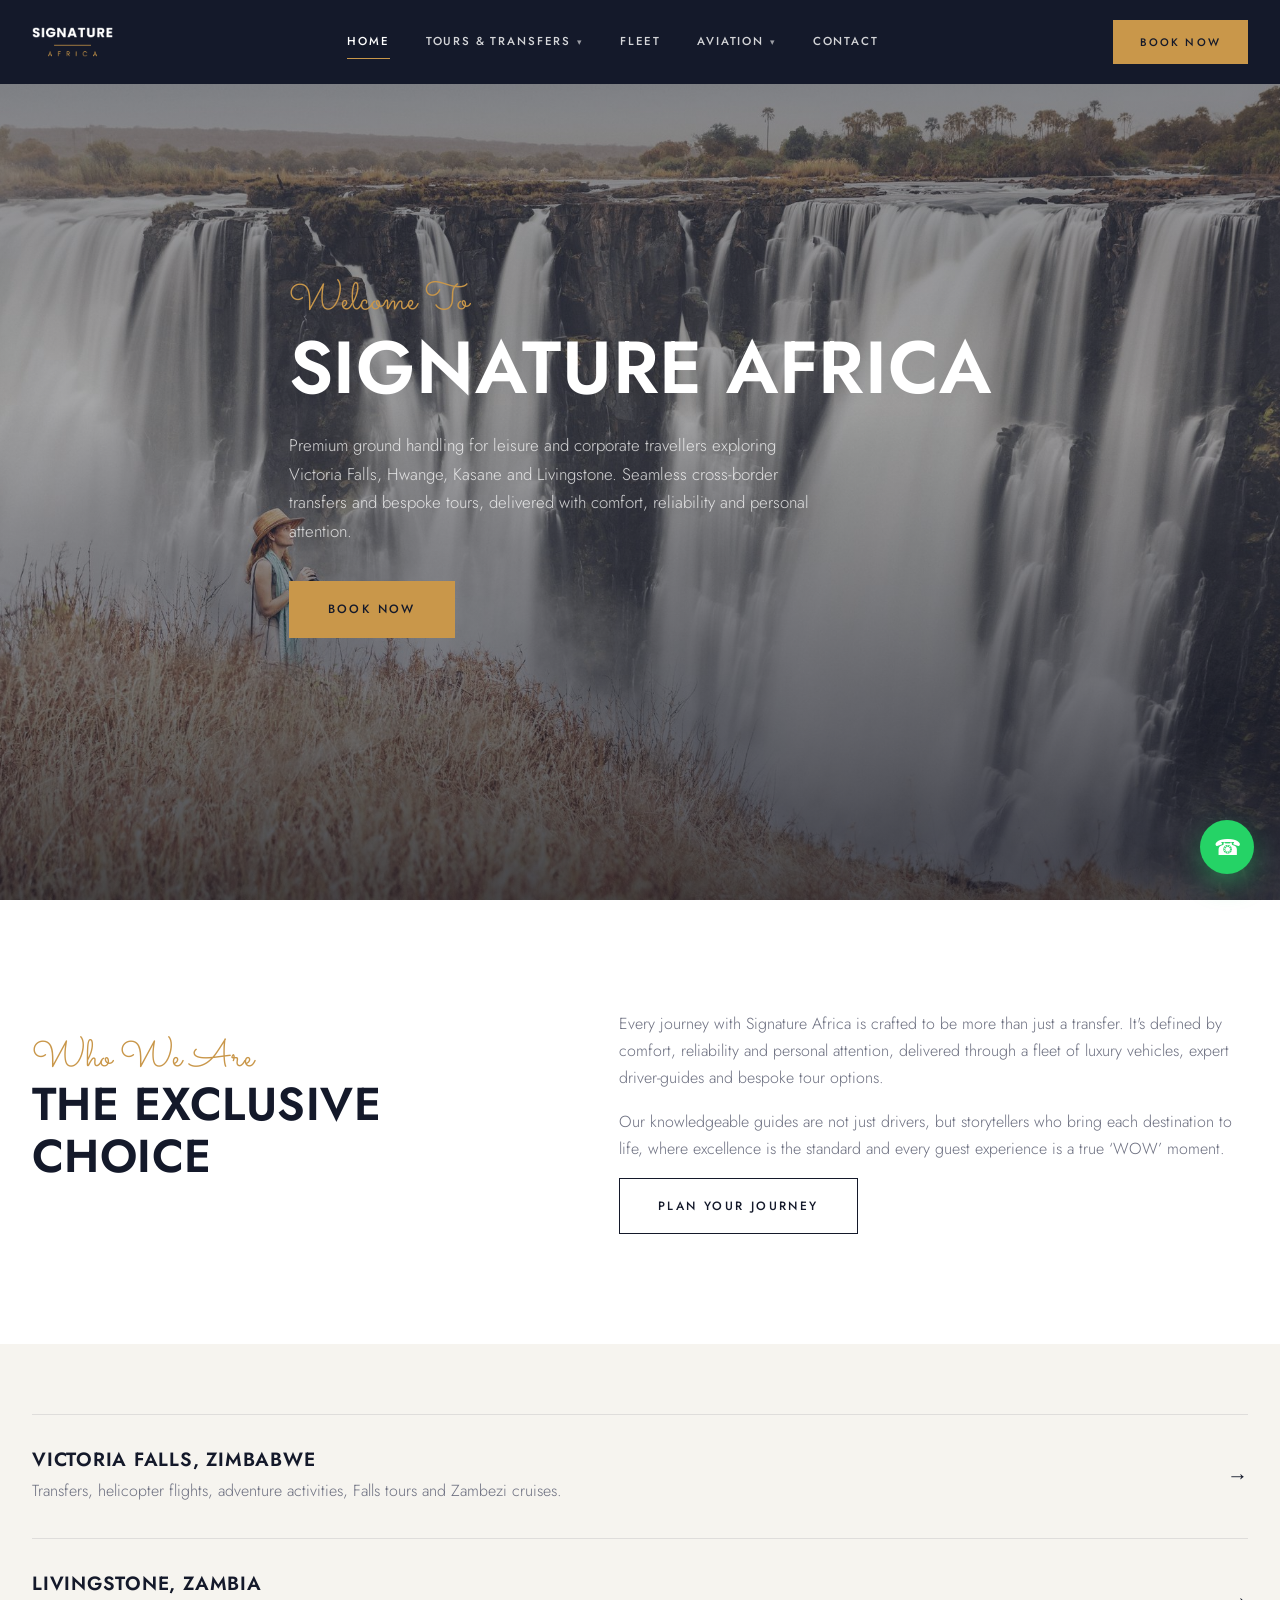
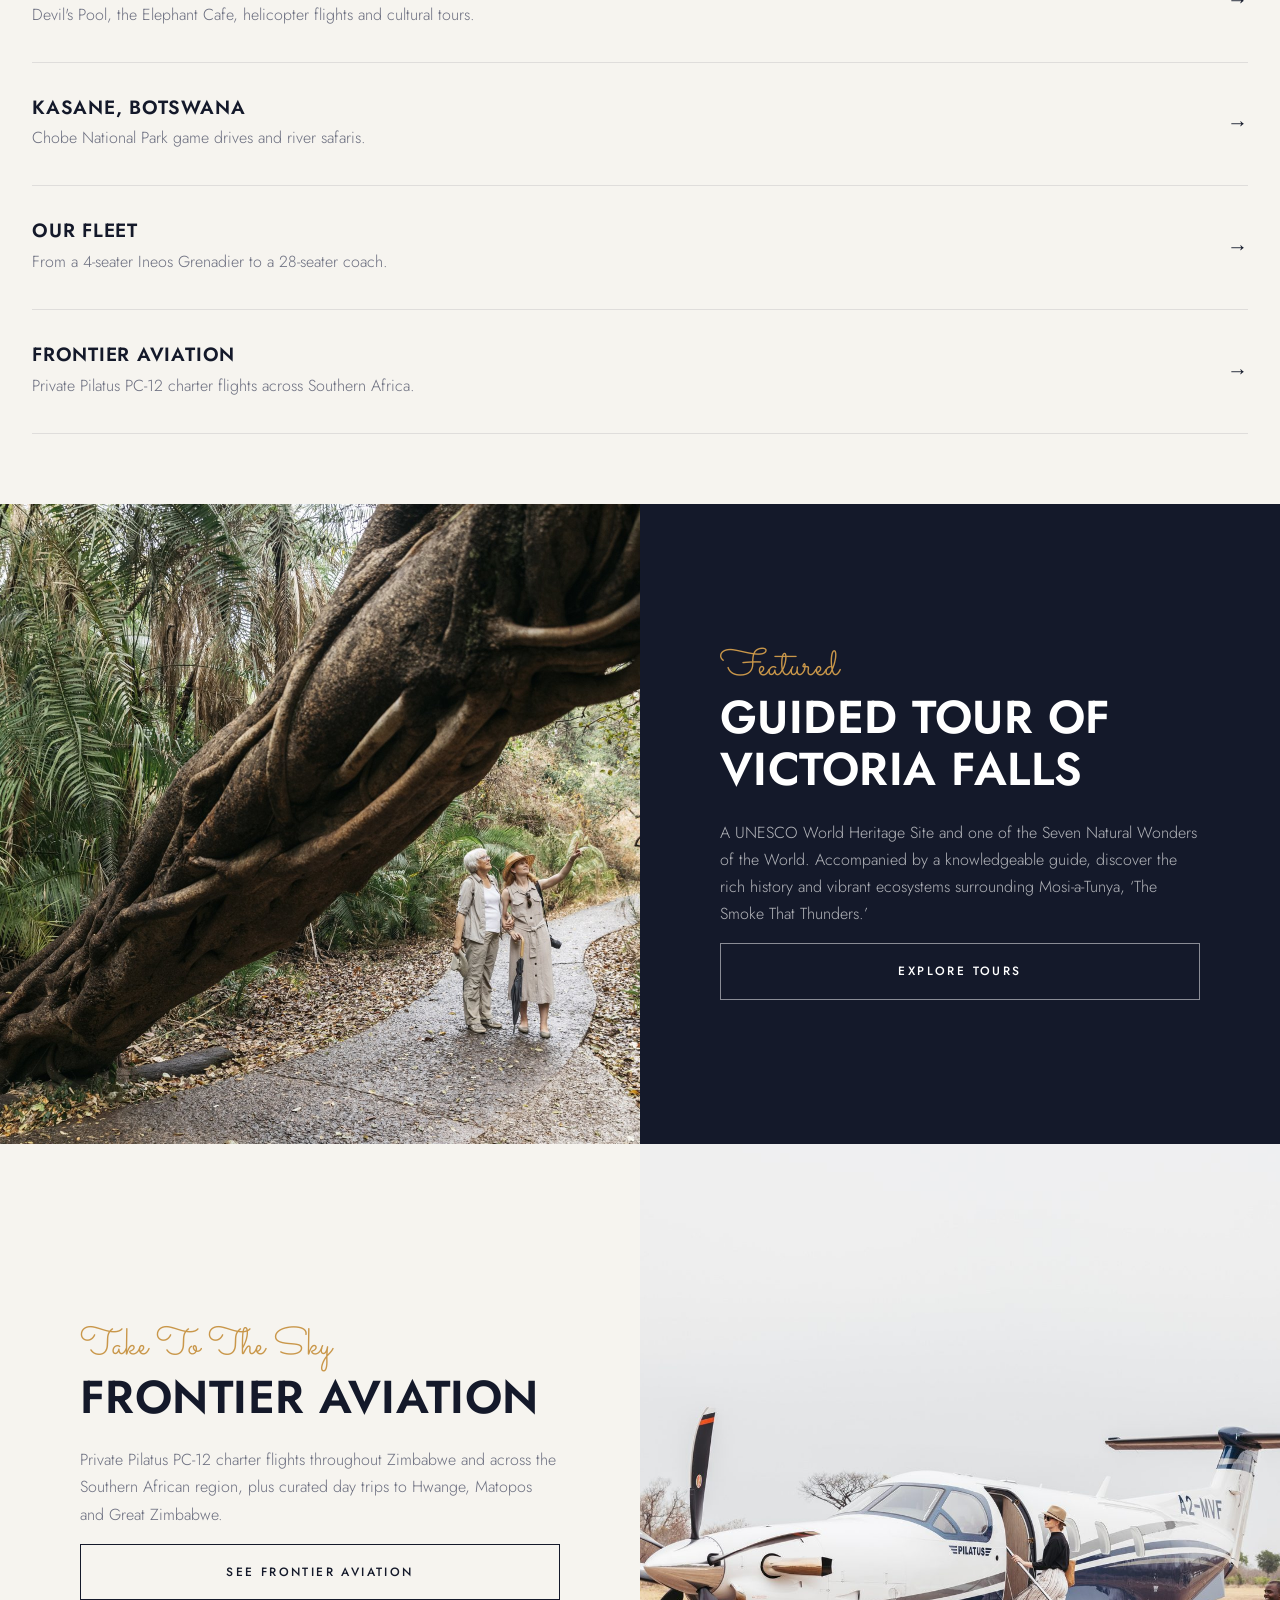
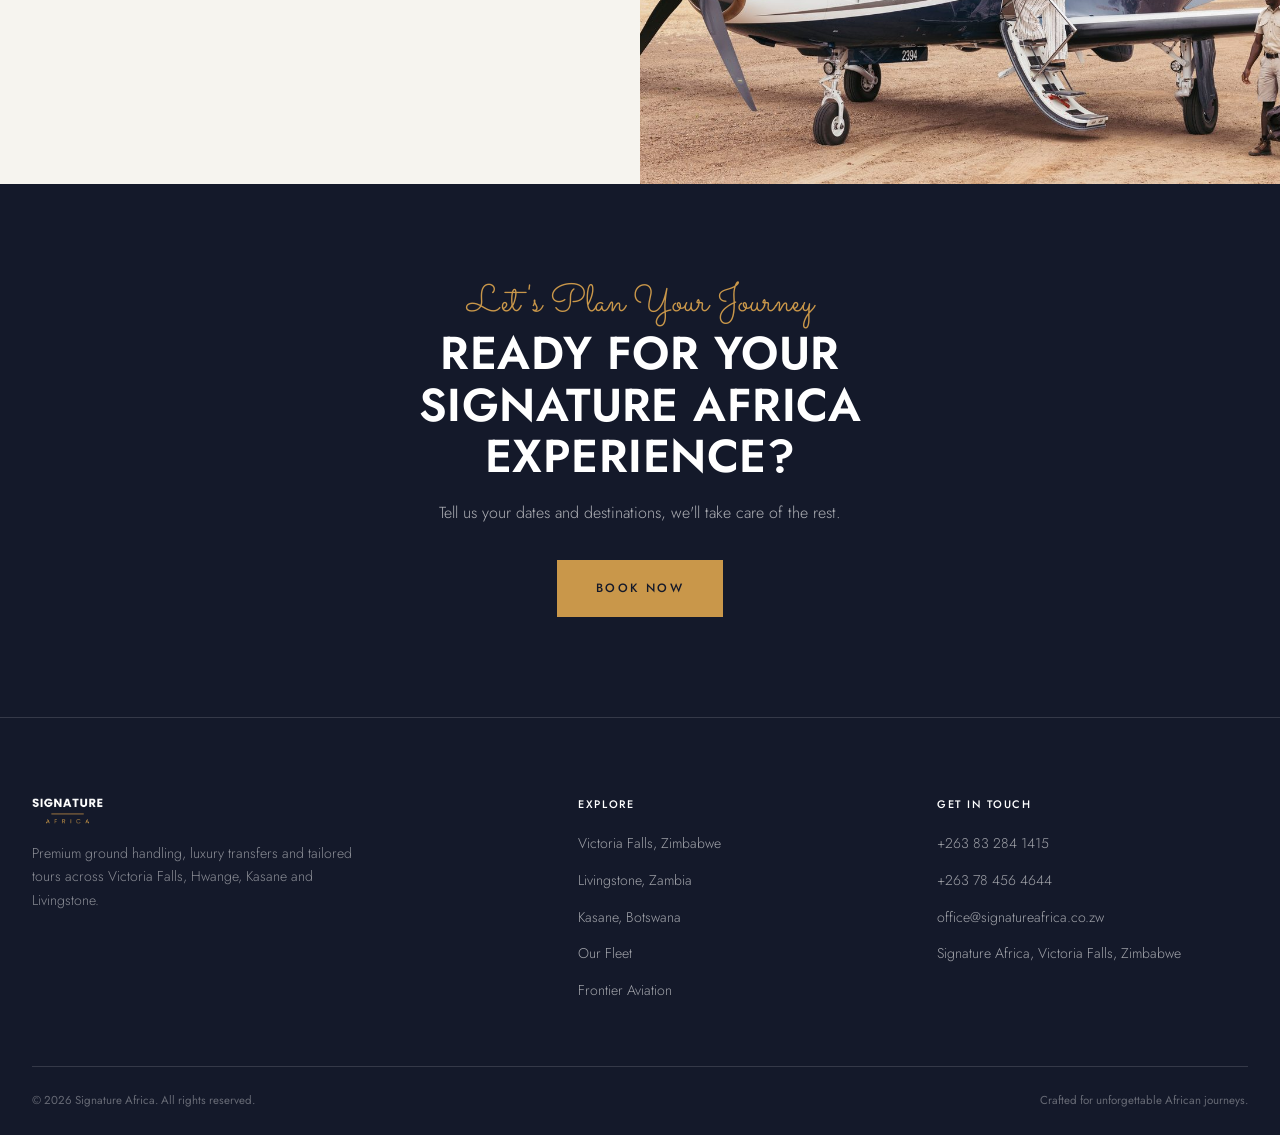
<file: index.html>
<!doctype html>
<html lang="en">
<head>
<meta charset="UTF-8">
<meta name="viewport" content="width=device-width, initial-scale=1.0">
<title>Signature Africa | Luxury Transfers & Tailored Tours in Victoria Falls</title>
<meta name="description" content="Premium ground handling, luxury transfers, tailored tours and private air charters across Victoria Falls, Hwange, Kasane and Livingstone.">
<link rel="canonical" href="https://signatureafrica.co.zw/">
<meta property="og:title" content="Signature Africa | Luxury Transfers & Tailored Tours in Victoria Falls">
<meta property="og:description" content="Premium ground handling, luxury transfers, tailored tours and private air charters across Victoria Falls, Hwange, Kasane and Livingstone.">
<meta property="og:type" content="website">
<meta property="og:image" content="https://signatureafrica.co.zw/assets/img/hero-falls-rainbow.jpg">
<meta name="theme-color" content="#14192A">
<link rel="icon" href="assets/img/favicon.png" type="image/png">
<link rel="preconnect" href="https://fonts.googleapis.com">
<link rel="preconnect" href="https://fonts.gstatic.com" crossorigin>
<link href="https://fonts.googleapis.com/css2?family=Sacramento&family=Jost:wght@300;400;500;600;700&display=swap" rel="stylesheet">
<link rel="stylesheet" href="assets/css/style.css">
</head>
<body>
<header class="site-header">
  <div class="container">
    <a href="index.html" class="logo">
      <img src="assets/img/logo-white.png" alt="Signature Africa">
    </a>
    <nav class="nav-links">
      <a href="index.html" class="active">Home</a>
<div class="nav-drop">
        <a href="victoria-falls.html" class="">Tours &amp; Transfers<span class="nav-caret">&#9662;</span></a>
        <div class="nav-drop-menu"><a href="victoria-falls.html">Victoria Falls, Zimbabwe</a><a href="livingstone.html">Livingstone, Zambia</a><a href="kasane.html">Kasane, Botswana</a></div>
      </div>
<a href="fleet.html" class="">Fleet</a>
<div class="nav-drop">
        <a href="aviation.html" class="">Aviation<span class="nav-caret">&#9662;</span></a>
        <div class="nav-drop-menu"><a href="aviation.html#vip">VIP Airport Services</a><a href="aviation.html#charters">Private Charter Flights</a><a href="aviation.html#destinations">Destinations</a></div>
      </div>
<a href="contact.html" class="">Contact</a>

    </nav>
    <div class="nav-cta">
      <a href="#" class="btn btn-gold js-book-btn">Book Now</a>
    </div>
    <button class="nav-toggle" aria-label="Toggle menu">
      <span></span><span></span><span></span>
    </button>
  </div>
</header>

<section class="hero" style="background-image:url('assets/img/tour-falls-overlook.jpg');">
  <div class="container">
    <span class="script" data-key="home.hero_script">Welcome To</span>
    <h1 data-key="home.hero_heading">Signature Africa</h1>
    <p class="lead" data-key="home.hero_text">Premium ground handling for leisure and corporate travellers exploring Victoria Falls, Hwange, Kasane and Livingstone. Seamless cross-border transfers and bespoke tours, delivered with comfort, reliability and personal attention.</p>
    <a href="#" class="btn btn-gold js-book-btn">Book Now</a>
  </div>
</section>

<section class="section" data-reveal>
  <div class="container">
    <div class="intro-split">
      <div>
        <span class="script" data-key="home.intro_script">Who We Are</span>
        <h2 data-key="home.intro_heading">The Exclusive Choice</h2>
      </div>
      <div>
        <p data-key="home.intro_text">Every journey with Signature Africa is crafted to be more than just a transfer. It's defined by comfort, reliability and personal attention, delivered through a fleet of luxury vehicles, expert driver-guides and bespoke tour options.</p><p>Our knowledgeable guides are not just drivers, but storytellers who bring each destination to life, where excellence is the standard and every guest experience is a true ‘WOW’ moment.</p>
        <a href="contact.html" class="btn btn-outline">Plan Your Journey</a>
      </div>
    </div>
  </div>
</section>

<section class="section--tight section--cream" data-reveal>
  <div class="container">
    <div class="offer-list offer-list--plain">
      <a href="victoria-falls.html" class="offer-row">
        <div class="offer-text"><h3>Victoria Falls, Zimbabwe</h3><p>Transfers, helicopter flights, adventure activities, Falls tours and Zambezi cruises.</p></div>
        <span class="offer-arrow">&rarr;</span>
      </a>
      <a href="livingstone.html" class="offer-row">
        <div class="offer-text"><h3>Livingstone, Zambia</h3><p>Devil's Pool, the Elephant Cafe, helicopter flights and cultural tours.</p></div>
        <span class="offer-arrow">&rarr;</span>
      </a>
      <a href="kasane.html" class="offer-row">
        <div class="offer-text"><h3>Kasane, Botswana</h3><p>Chobe National Park game drives and river safaris.</p></div>
        <span class="offer-arrow">&rarr;</span>
      </a>
      <a href="fleet.html" class="offer-row">
        <div class="offer-text"><h3>Our Fleet</h3><p>From a 4-seater Ineos Grenadier to a 28-seater coach.</p></div>
        <span class="offer-arrow">&rarr;</span>
      </a>
      <a href="aviation.html" class="offer-row">
        <div class="offer-text"><h3>Frontier Aviation</h3><p>Private Pilatus PC-12 charter flights across Southern Africa.</p></div>
        <span class="offer-arrow">&rarr;</span>
      </a>
    </div>
  </div>
</section>

<section class="split" data-reveal>
  <div class="split-media">
    <img src="assets/img/tour-falls-walk.jpg" data-img-key="home.feature1_image" alt="Guided Tour Of Victoria Falls">
  </div>
  <div class="split-copy">
    <span class="script" data-key="home.feature1_script">Featured</span>
    <h2 data-key="home.feature1_heading">Guided Tour Of Victoria Falls</h2>
    <p data-key="home.feature1_text">A UNESCO World Heritage Site and one of the Seven Natural Wonders of the World. Accompanied by a knowledgeable guide, discover the rich history and vibrant ecosystems surrounding Mosi-a-Tunya, ‘The Smoke That Thunders.’</p>
    <a href="victoria-falls.html" class="btn btn-outline-light" data-key="home.feature1_link_label">Explore Tours</a>
  </div>
</section>

<section class="split reverse light" data-reveal>
  <div class="split-media">
    <img src="assets/img/aviation-pc12-boarding.jpg" data-img-key="home.feature2_image" alt="Frontier Aviation">
  </div>
  <div class="split-copy">
    <span class="script" data-key="home.feature2_script">Take To The Sky</span>
    <h2 data-key="home.feature2_heading">Frontier Aviation</h2>
    <p data-key="home.feature2_text">Private Pilatus PC-12 charter flights throughout Zimbabwe and across the Southern African region, plus curated day trips to Hwange, Matopos and Great Zimbabwe.</p>
    <a href="aviation.html" class="btn btn-outline" data-key="home.feature2_link_label">See Frontier Aviation</a>
  </div>
</section>

<section class="cta-band" data-reveal>
  <div class="container">
    <span class="script" data-key="home.cta_script">Let's Plan Your Journey</span>
    <h2 data-key="home.cta_heading">Ready For Your Signature Africa Experience?</h2>
    <p data-key="home.cta_text">Tell us your dates and destinations, we'll take care of the rest.</p>
    <a href="#" class="btn btn-gold js-book-btn">Book Now</a>
  </div>
</section>
<footer class="site-footer">
  <div class="container">
    <div class="footer-grid">
      <div class="footer-col">
        <img src="assets/img/logo-white.png" alt="Signature Africa">
        <p data-key="global.footer_blurb">Premium ground handling, luxury transfers and tailored tours across Victoria Falls, Hwange, Kasane and Livingstone.</p>
      </div>
      <div class="footer-col">
        <h4>Explore</h4>
        <ul>
          <li><a href="victoria-falls.html">Victoria Falls, Zimbabwe</a></li>
          <li><a href="livingstone.html">Livingstone, Zambia</a></li>
          <li><a href="kasane.html">Kasane, Botswana</a></li>
          <li><a href="fleet.html">Our Fleet</a></li>
          <li><a href="aviation.html">Frontier Aviation</a></li>
        </ul>
      </div>
      <div class="footer-col">
        <h4>Get In Touch</h4>
        <ul>
          <li><a href="tel:+263832841415" data-key="global.phone_office">+263 83 284 1415</a></li>
          <li><a href="tel:+263784564644" data-key="global.phone_cell">+263 78 456 4644</a></li>
          <li><a href="mailto:office@signatureafrica.co.zw" data-key="global.email">office@signatureafrica.co.zw</a></li>
          <li><a href="contact.html" data-key="global.address">Signature Africa, Victoria Falls, Zimbabwe</a></li>
        </ul>
      </div>
    </div>
    <div class="footer-bottom">
      <span>&copy; <span id="year"></span> Signature Africa. All rights reserved.</span>
      <span>Crafted for unforgettable African journeys.</span>
    </div>
  </div>
</footer>
<a href="https://wa.me/263784564644" class="wa-float" target="_blank" rel="noopener" aria-label="Chat on WhatsApp">&#9742;</a>
<script src="assets/js/content.js"></script>
<script src="assets/js/main.js"></script>
<script src="https://identity.netlify.com/v1/netlify-identity-widget.js"></script>
<script>
  // Invite/reset-password emails link to the homepage with a token in the
  // URL hash. Bounce straight to the editor so the widget can pick it up
  // and show the "set your password" form.
  if (window.netlifyIdentity && /invite_token=|recovery_token=|confirmation_token=/.test(window.location.hash)) {
    window.location.replace("/admin/" + window.location.hash);
  }
</script>
</body>
</html>
</file>
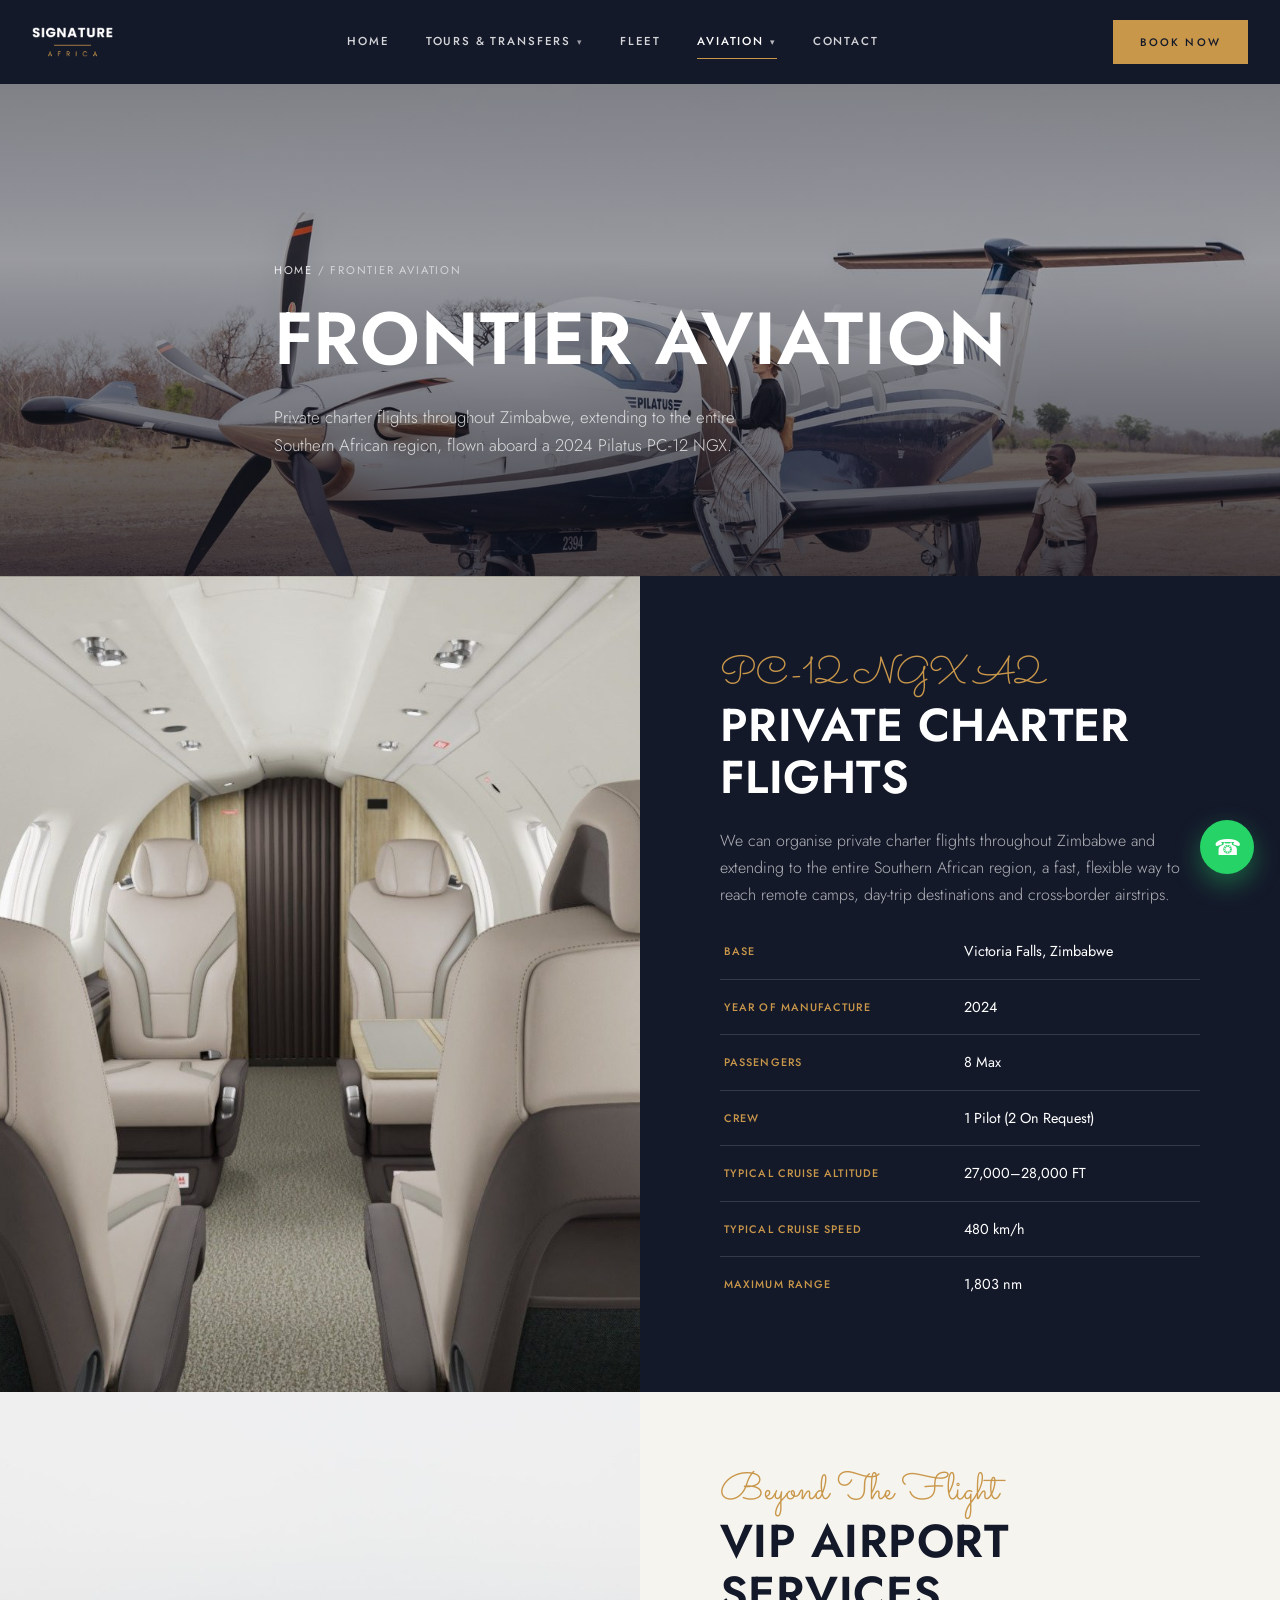
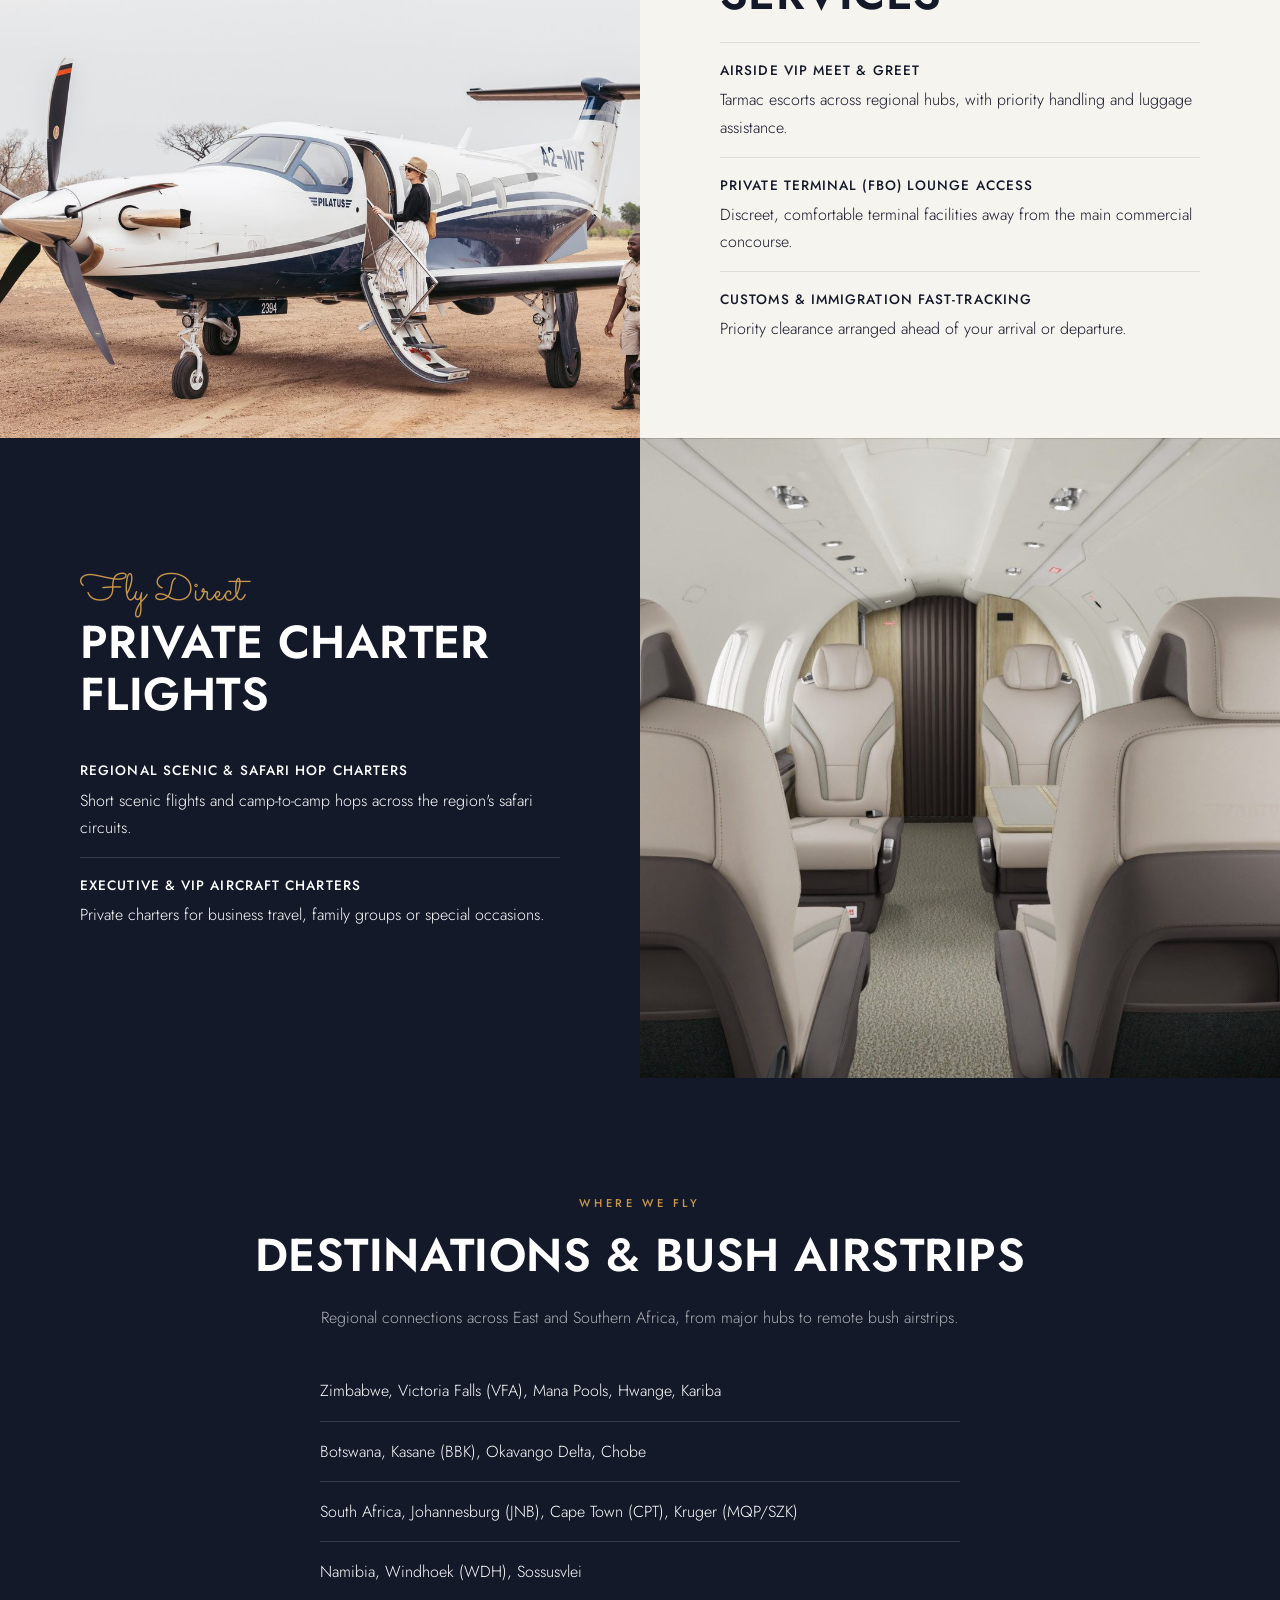
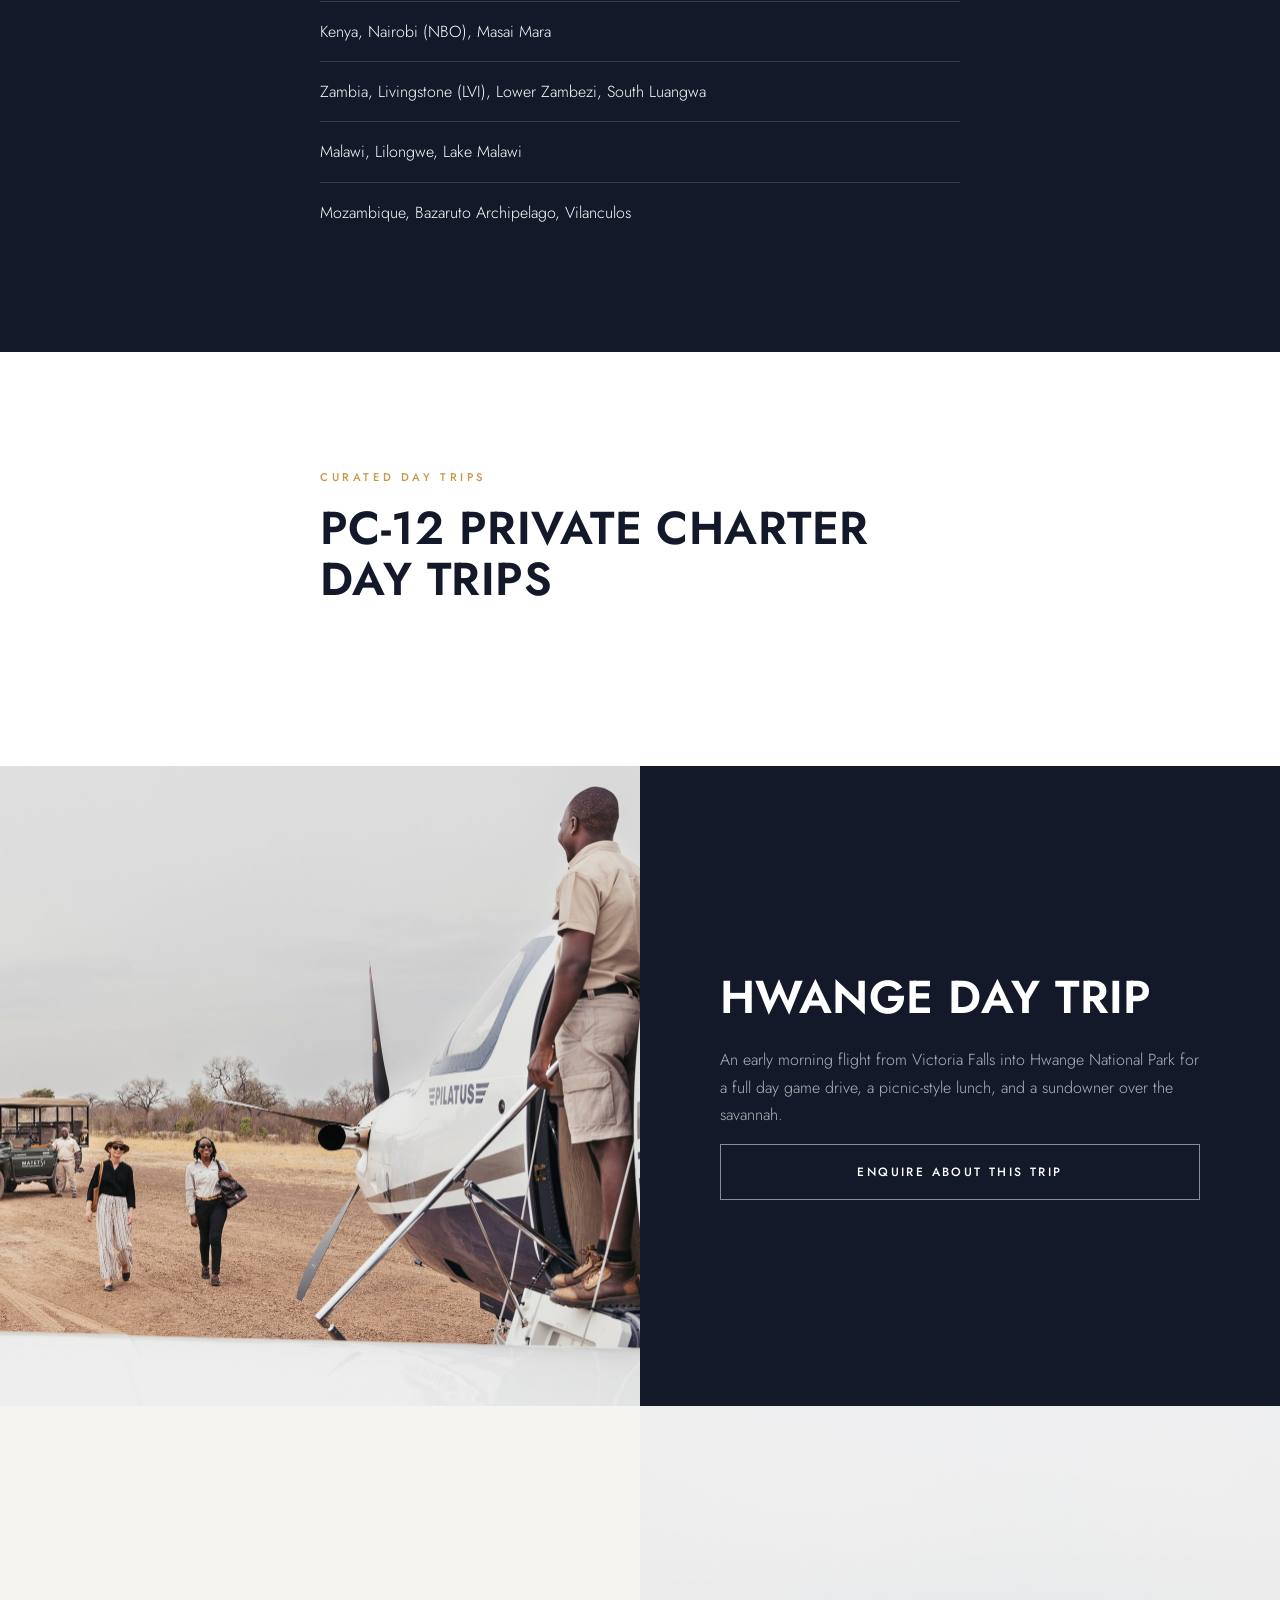
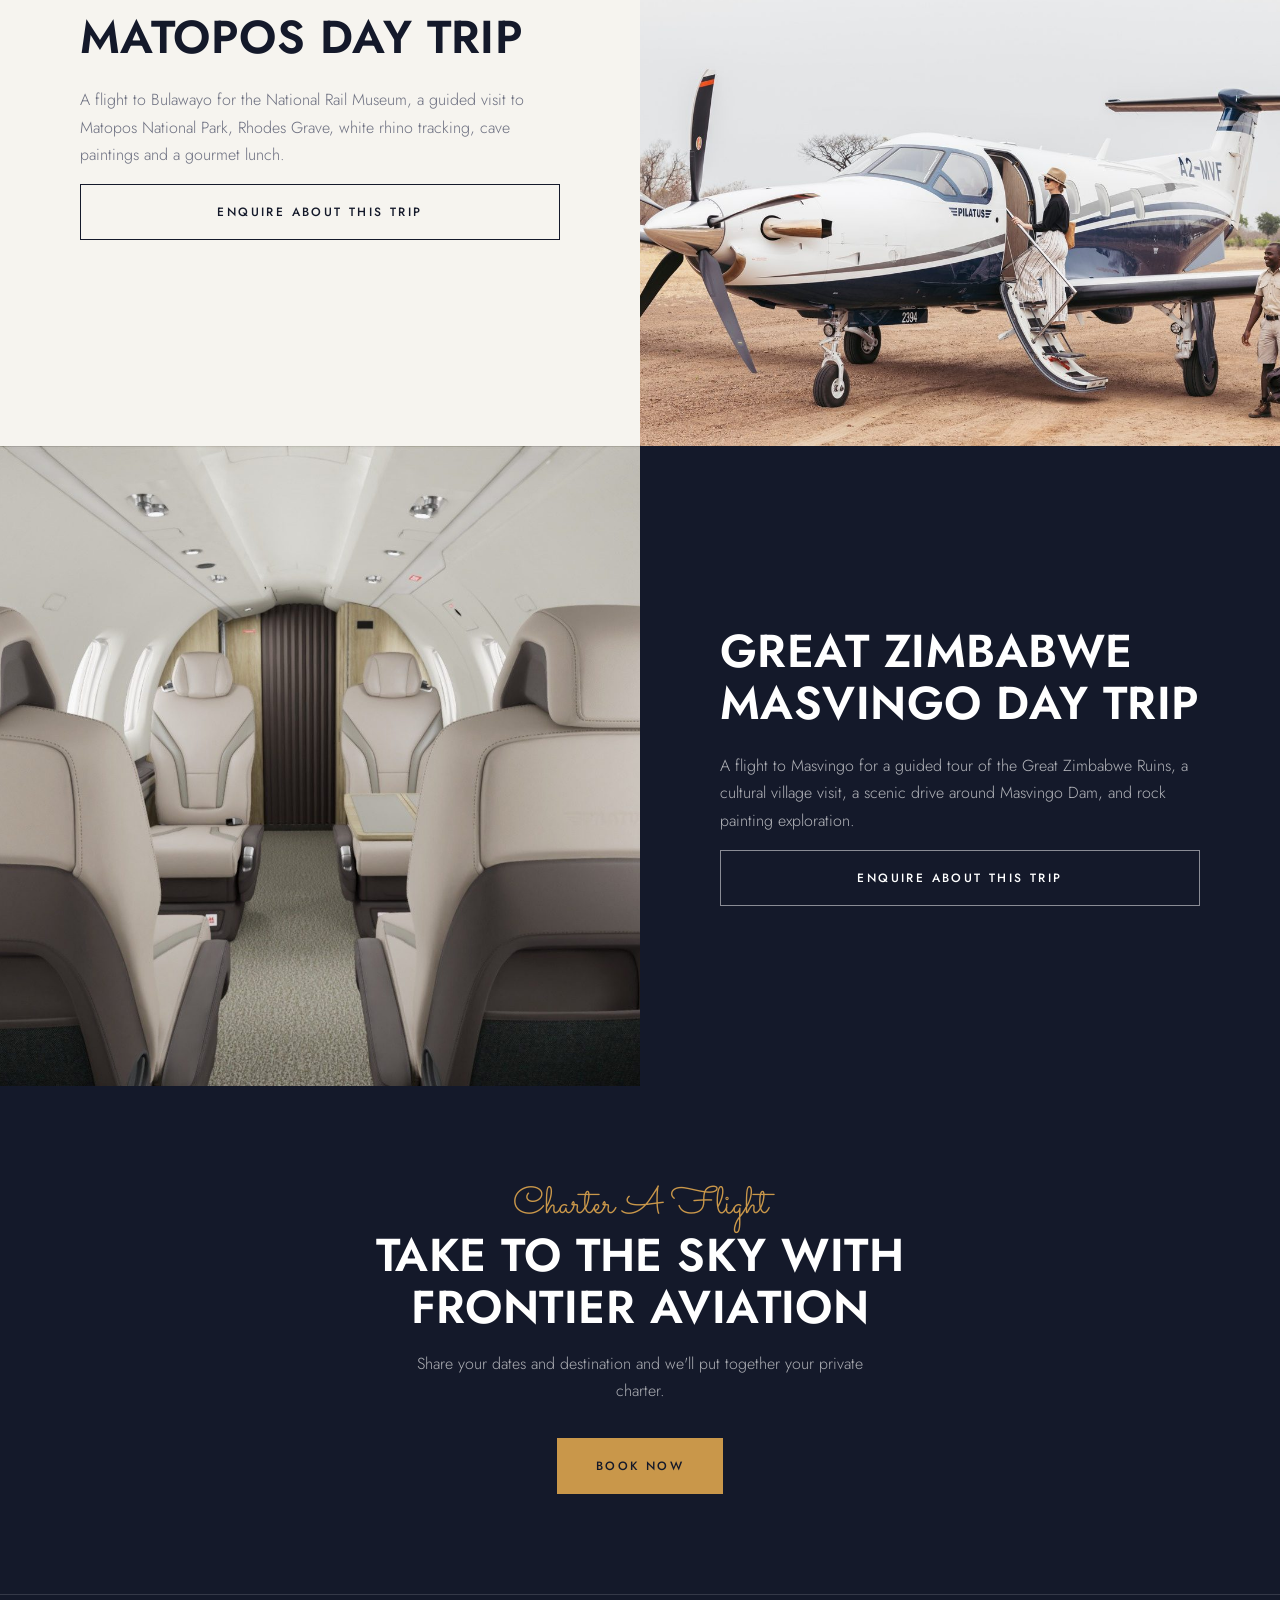
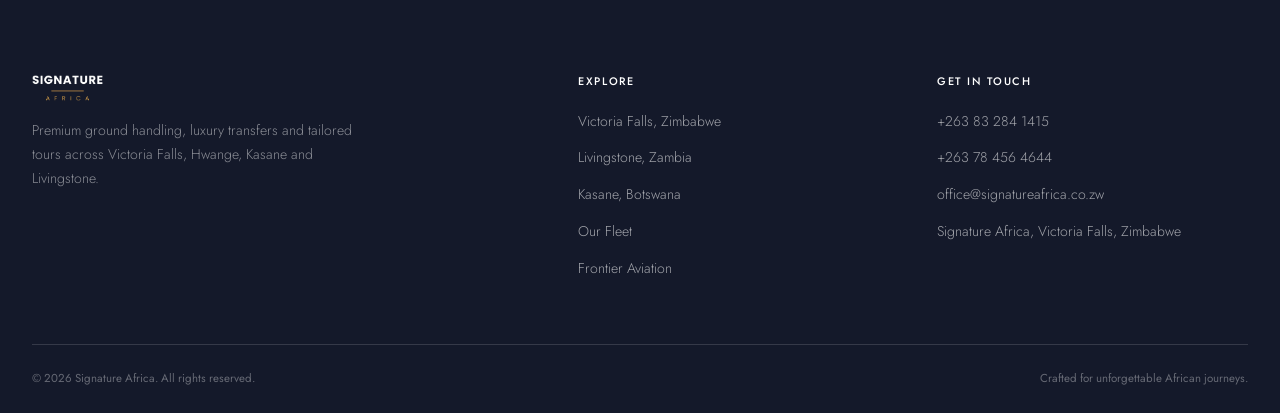
<file: aviation.html>
<!doctype html>
<html lang="en">
<head>
<meta charset="UTF-8">
<meta name="viewport" content="width=device-width, initial-scale=1.0">
<title>Frontier Aviation | PC-12 Private Charters | Signature Africa</title>
<meta name="description" content="Private Pilatus PC-12 charter flights and curated day trips to Hwange, Matopos and Great Zimbabwe.">
<link rel="canonical" href="https://signatureafrica.co.zw/aviation.html">
<meta property="og:title" content="Frontier Aviation | PC-12 Private Charters | Signature Africa">
<meta property="og:description" content="Private Pilatus PC-12 charter flights and curated day trips to Hwange, Matopos and Great Zimbabwe.">
<meta property="og:type" content="website">
<meta property="og:image" content="https://signatureafrica.co.zw/assets/img/hero-falls-rainbow.jpg">
<meta name="theme-color" content="#14192A">
<link rel="icon" href="assets/img/favicon.png" type="image/png">
<link rel="preconnect" href="https://fonts.googleapis.com">
<link rel="preconnect" href="https://fonts.gstatic.com" crossorigin>
<link href="https://fonts.googleapis.com/css2?family=Sacramento&family=Jost:wght@300;400;500;600;700&display=swap" rel="stylesheet">
<link rel="stylesheet" href="assets/css/style.css">
</head>
<body>
<header class="site-header">
  <div class="container">
    <a href="index.html" class="logo">
      <img src="assets/img/logo-white.png" alt="Signature Africa">
    </a>
    <nav class="nav-links">
      <a href="index.html" class="">Home</a>
<div class="nav-drop">
        <a href="victoria-falls.html" class="">Tours &amp; Transfers<span class="nav-caret">&#9662;</span></a>
        <div class="nav-drop-menu"><a href="victoria-falls.html">Victoria Falls, Zimbabwe</a><a href="livingstone.html">Livingstone, Zambia</a><a href="kasane.html">Kasane, Botswana</a></div>
      </div>
<a href="fleet.html" class="">Fleet</a>
<div class="nav-drop">
        <a href="aviation.html" class="active">Aviation<span class="nav-caret">&#9662;</span></a>
        <div class="nav-drop-menu"><a href="aviation.html#vip">VIP Airport Services</a><a href="aviation.html#charters">Private Charter Flights</a><a href="aviation.html#destinations">Destinations</a></div>
      </div>
<a href="contact.html" class="">Contact</a>

    </nav>
    <div class="nav-cta">
      <a href="#" class="btn btn-gold js-book-btn">Book Now</a>
    </div>
    <button class="nav-toggle" aria-label="Toggle menu">
      <span></span><span></span><span></span>
    </button>
  </div>
</header>

<section class="hero hero--page" style="background-image:url('assets/img/aviation-pc12-boarding.jpg');">
  <div class="container">
    <div class="breadcrumb"><a href="index.html">Home</a> / Frontier Aviation</div>
    <h1 data-key="aviation.hero_heading">Frontier Aviation</h1>
    <p class="lead" data-key="aviation.hero_text">Private charter flights throughout Zimbabwe, extending to the entire Southern African region, flown aboard a 2024 Pilatus PC-12 NGX.</p>
  </div>
</section>

<section class="split" data-reveal>
  <div class="split-media">
    <img src="assets/img/aviation-interior.jpg" data-img-key="aviation.intro_image" alt="Pilatus PC-12 interior">
  </div>
  <div class="split-copy">
    <span class="script" data-key="aviation.intro_script">PC-12 NGX A2</span>
    <h2 data-key="aviation.intro_heading">Private Charter Flights</h2>
    <p data-key="aviation.intro_text">We can organise private charter flights throughout Zimbabwe and extending to the entire Southern African region, a fast, flexible way to reach remote camps, day-trip destinations and cross-border airstrips.</p>
    <table class="specs"><tr><td>Base</td><td data-key="aviation.spec_base">Victoria Falls, Zimbabwe</td></tr>
<tr><td>Year Of Manufacture</td><td data-key="aviation.spec_year">2024</td></tr>
<tr><td>Passengers</td><td data-key="aviation.spec_pax">8 Max</td></tr>
<tr><td>Crew</td><td data-key="aviation.spec_crew">1 Pilot (2 On Request)</td></tr>
<tr><td>Typical Cruise Altitude</td><td data-key="aviation.spec_alt">27,000–28,000 FT</td></tr>
<tr><td>Typical Cruise Speed</td><td data-key="aviation.spec_speed">480 km/h</td></tr>
<tr><td>Maximum Range</td><td data-key="aviation.spec_range">1,803 nm</td></tr>
</table>
  </div>
</section>

<section class="split light" id="vip" data-reveal>
  <div class="split-media">
    <img src="assets/img/aviation-pc12-boarding.jpg" data-img-key="aviation.hero_image" alt="VIP airport services">
  </div>
  <div class="split-copy">
    <span class="script" data-key="aviation.vip_script">Beyond The Flight</span>
    <h2 data-key="aviation.vip_heading">VIP Airport Services</h2>
    <ul class="plain-list">
      <li><strong data-key="aviation.vip_i1_name">Airside VIP Meet &amp; Greet</strong><span data-key="aviation.vip_i1_text">Tarmac escorts across regional hubs, with priority handling and luggage assistance.</span></li>
      <li><strong data-key="aviation.vip_i2_name">Private Terminal (FBO) Lounge Access</strong><span data-key="aviation.vip_i2_text">Discreet, comfortable terminal facilities away from the main commercial concourse.</span></li>
      <li><strong data-key="aviation.vip_i3_name">Customs &amp; Immigration Fast-Tracking</strong><span data-key="aviation.vip_i3_text">Priority clearance arranged ahead of your arrival or departure.</span></li>
    </ul>
  </div>
</section>

<section class="split reverse" id="charters" data-reveal>
  <div class="split-media">
    <img src="assets/img/aviation-interior.jpg" data-img-key="aviation.intro_image" alt="Private charter flights">
  </div>
  <div class="split-copy">
    <span class="script" data-key="aviation.charter_script">Fly Direct</span>
    <h2 data-key="aviation.charter_heading">Private Charter Flights</h2>
    <ul class="plain-list">
      <li><strong data-key="aviation.charter_i1_name">Regional Scenic &amp; Safari Hop Charters</strong><span data-key="aviation.charter_i1_text">Short scenic flights and camp-to-camp hops across the region's safari circuits.</span></li>
      <li><strong data-key="aviation.charter_i2_name">Executive &amp; VIP Aircraft Charters</strong><span data-key="aviation.charter_i2_text">Private charters for business travel, family groups or special occasions.</span></li>
    </ul>
  </div>
</section>

<section class="section section--navy" id="destinations" data-reveal>
  <div class="container center">
    <span class="eyebrow" data-key="aviation.dest_script">Where We Fly</span>
    <h2 data-key="aviation.dest_heading">Destinations & Bush Airstrips</h2>
    <p data-key="aviation.dest_text">Regional connections across East and Southern Africa, from major hubs to remote bush airstrips.</p>
    <ul class="plain-list" style="max-width:640px;margin:30px auto 0;text-align:left;">
      <li data-key="aviation.dest_zw">Zimbabwe, Victoria Falls (VFA), Mana Pools, Hwange, Kariba</li>
      <li data-key="aviation.dest_bw">Botswana, Kasane (BBK), Okavango Delta, Chobe</li>
      <li data-key="aviation.dest_za">South Africa, Johannesburg (JNB), Cape Town (CPT), Kruger (MQP/SZK)</li>
      <li data-key="aviation.dest_na">Namibia, Windhoek (WDH), Sossusvlei</li>
      <li data-key="aviation.dest_ke">Kenya, Nairobi (NBO), Masai Mara</li>
      <li data-key="aviation.dest_zm">Zambia, Livingstone (LVI), Lower Zambezi, South Luangwa</li>
      <li data-key="aviation.dest_mw">Malawi, Lilongwe, Lake Malawi</li>
      <li data-key="aviation.dest_mz">Mozambique, Bazaruto Archipelago, Vilanculos</li>
    </ul>
  </div>
</section>

<section class="section" data-reveal>
  <div class="container">
    <div class="section-head">
      <span class="eyebrow">Curated Day Trips</span>
      <h2>PC-12 Private Charter Day Trips</h2>
    </div>
  </div>
</section>

<section class="split" data-reveal>
  <div class="split-media">
    <img src="assets/img/aviation-daytrip.jpg" data-img-key="aviation.d1_image" alt="Hwange Day Trip">
  </div>
  <div class="split-copy">
    <h2 data-key="aviation.d1_name">Hwange Day Trip</h2>
    <p data-key="aviation.d1_text">An early morning flight from Victoria Falls into Hwange National Park for a full day game drive, a picnic-style lunch, and a sundowner over the savannah.</p>
    <a href="#" class="btn btn-outline-light js-book-btn">Enquire About This Trip</a>
  </div>
</section>
<section class="split reverse light" data-reveal>
  <div class="split-media">
    <img src="assets/img/aviation-pc12-boarding.jpg" data-img-key="aviation.d2_image" alt="Matopos Day Trip">
  </div>
  <div class="split-copy">
    <h2 data-key="aviation.d2_name">Matopos Day Trip</h2>
    <p data-key="aviation.d2_text">A flight to Bulawayo for the National Rail Museum, a guided visit to Matopos National Park, Rhodes Grave, white rhino tracking, cave paintings and a gourmet lunch.</p>
    <a href="#" class="btn btn-outline js-book-btn">Enquire About This Trip</a>
  </div>
</section>
<section class="split" data-reveal>
  <div class="split-media">
    <img src="assets/img/aviation-interior.jpg" data-img-key="aviation.d3_image" alt="Great Zimbabwe Masvingo Day Trip">
  </div>
  <div class="split-copy">
    <h2 data-key="aviation.d3_name">Great Zimbabwe Masvingo Day Trip</h2>
    <p data-key="aviation.d3_text">A flight to Masvingo for a guided tour of the Great Zimbabwe Ruins, a cultural village visit, a scenic drive around Masvingo Dam, and rock painting exploration.</p>
    <a href="#" class="btn btn-outline-light js-book-btn">Enquire About This Trip</a>
  </div>
</section>
<section class="cta-band" data-reveal>
  <div class="container">
    <span class="script">Charter A Flight</span>
    <h2>Take To The Sky With Frontier Aviation</h2>
    <p>Share your dates and destination and we'll put together your private charter.</p>
    <a href="#" class="btn btn-gold js-book-btn">Book Now</a>
  </div>
</section>
<footer class="site-footer">
  <div class="container">
    <div class="footer-grid">
      <div class="footer-col">
        <img src="assets/img/logo-white.png" alt="Signature Africa">
        <p data-key="global.footer_blurb">Premium ground handling, luxury transfers and tailored tours across Victoria Falls, Hwange, Kasane and Livingstone.</p>
      </div>
      <div class="footer-col">
        <h4>Explore</h4>
        <ul>
          <li><a href="victoria-falls.html">Victoria Falls, Zimbabwe</a></li>
          <li><a href="livingstone.html">Livingstone, Zambia</a></li>
          <li><a href="kasane.html">Kasane, Botswana</a></li>
          <li><a href="fleet.html">Our Fleet</a></li>
          <li><a href="aviation.html">Frontier Aviation</a></li>
        </ul>
      </div>
      <div class="footer-col">
        <h4>Get In Touch</h4>
        <ul>
          <li><a href="tel:+263832841415" data-key="global.phone_office">+263 83 284 1415</a></li>
          <li><a href="tel:+263784564644" data-key="global.phone_cell">+263 78 456 4644</a></li>
          <li><a href="mailto:office@signatureafrica.co.zw" data-key="global.email">office@signatureafrica.co.zw</a></li>
          <li><a href="contact.html" data-key="global.address">Signature Africa, Victoria Falls, Zimbabwe</a></li>
        </ul>
      </div>
    </div>
    <div class="footer-bottom">
      <span>&copy; <span id="year"></span> Signature Africa. All rights reserved.</span>
      <span>Crafted for unforgettable African journeys.</span>
    </div>
  </div>
</footer>
<a href="https://wa.me/263784564644" class="wa-float" target="_blank" rel="noopener" aria-label="Chat on WhatsApp">&#9742;</a>
<script src="assets/js/content.js"></script>
<script src="assets/js/main.js"></script>
<script src="https://identity.netlify.com/v1/netlify-identity-widget.js"></script>
<script>
  // Invite/reset-password emails link to the homepage with a token in the
  // URL hash. Bounce straight to the editor so the widget can pick it up
  // and show the "set your password" form.
  if (window.netlifyIdentity && /invite_token=|recovery_token=|confirmation_token=/.test(window.location.hash)) {
    window.location.replace("/admin/" + window.location.hash);
  }
</script>
</body>
</html>
</file>
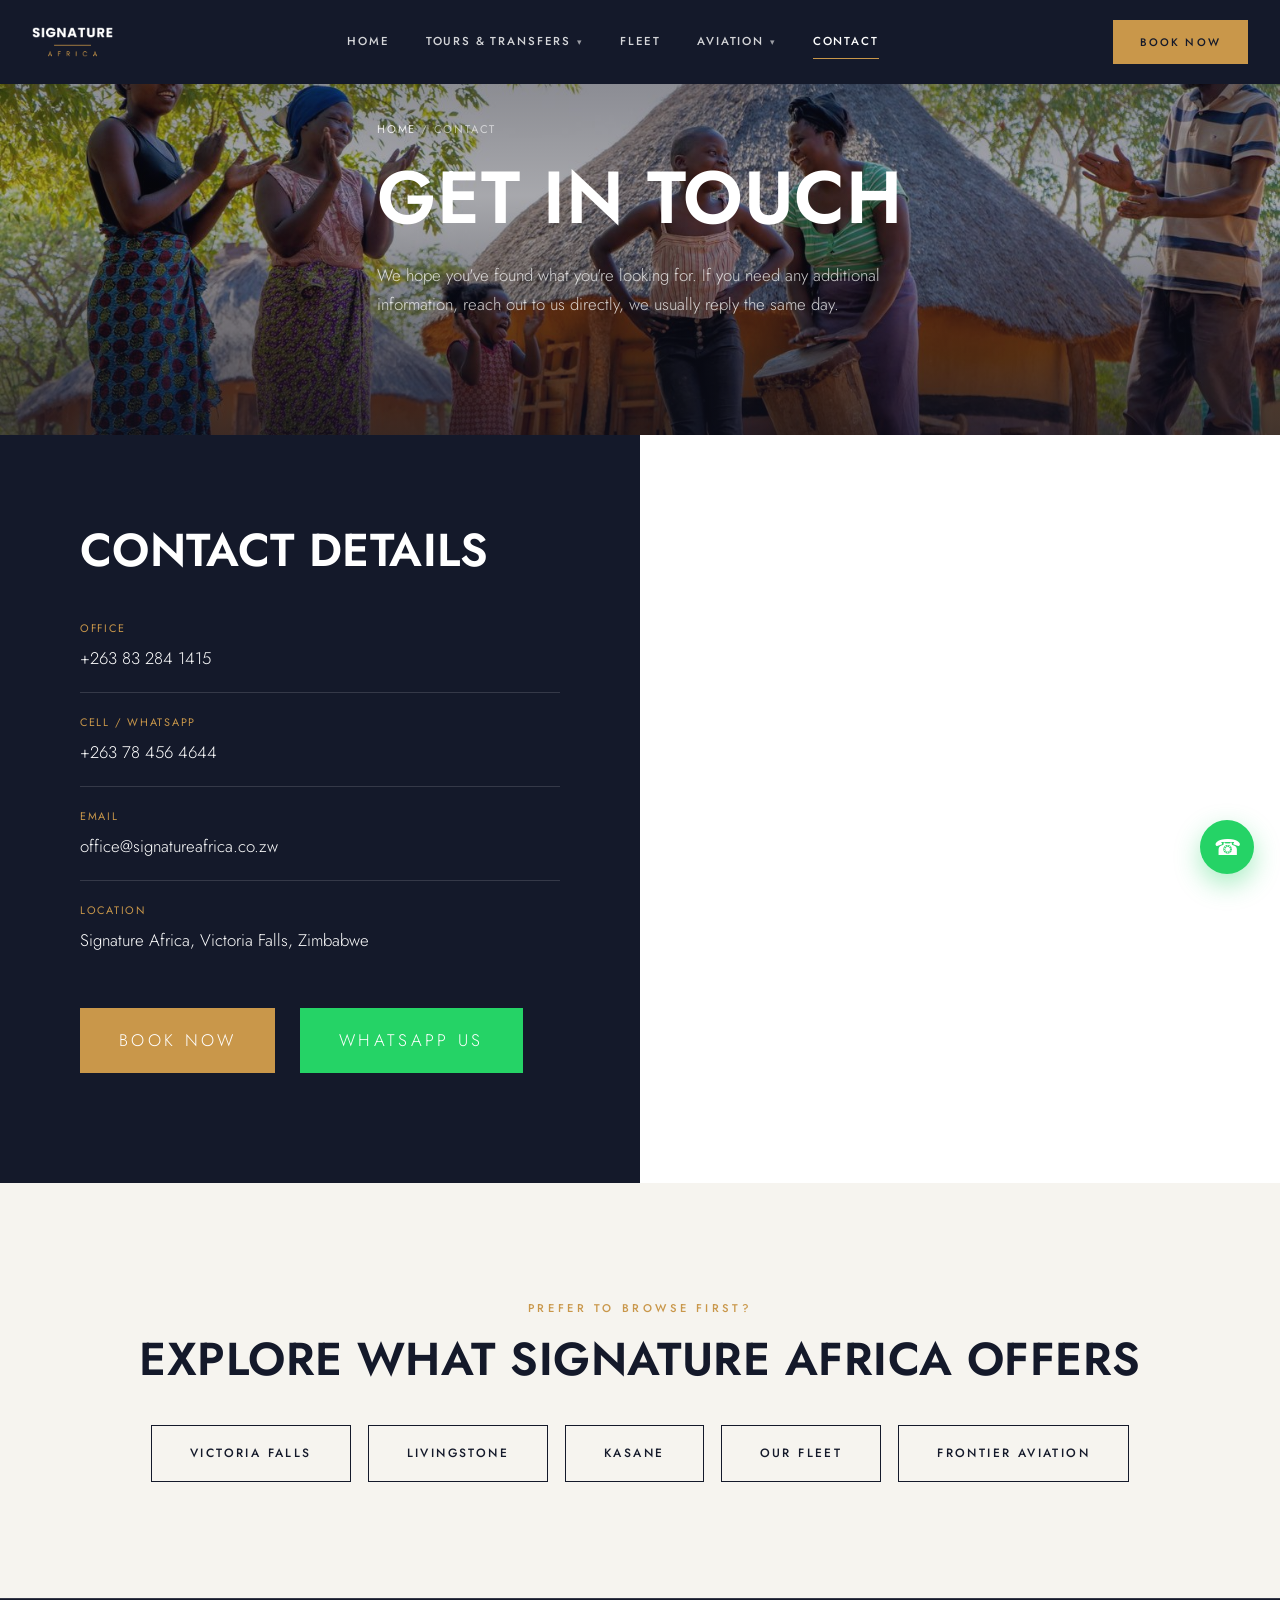
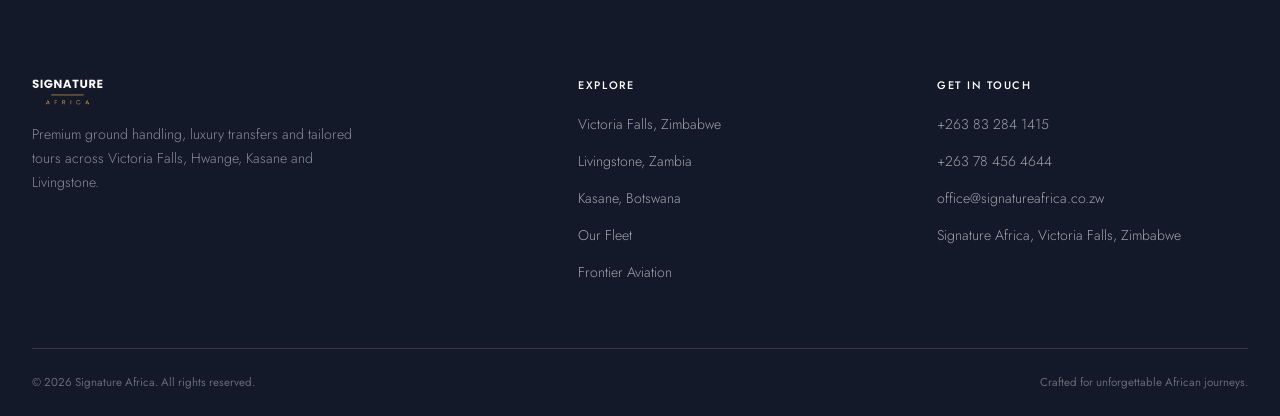
<file: contact.html>
<!doctype html>
<html lang="en">
<head>
<meta charset="UTF-8">
<meta name="viewport" content="width=device-width, initial-scale=1.0">
<title>Contact Us | Signature Africa</title>
<meta name="description" content="Get in touch with Signature Africa in Victoria Falls, Zimbabwe, office, WhatsApp and email details.">
<link rel="canonical" href="https://signatureafrica.co.zw/contact.html">
<meta property="og:title" content="Contact Us | Signature Africa">
<meta property="og:description" content="Get in touch with Signature Africa in Victoria Falls, Zimbabwe, office, WhatsApp and email details.">
<meta property="og:type" content="website">
<meta property="og:image" content="https://signatureafrica.co.zw/assets/img/hero-falls-rainbow.jpg">
<meta name="theme-color" content="#14192A">
<link rel="icon" href="assets/img/favicon.png" type="image/png">
<link rel="preconnect" href="https://fonts.googleapis.com">
<link rel="preconnect" href="https://fonts.gstatic.com" crossorigin>
<link href="https://fonts.googleapis.com/css2?family=Sacramento&family=Jost:wght@300;400;500;600;700&display=swap" rel="stylesheet">
<link rel="stylesheet" href="assets/css/style.css">
</head>
<body>
<header class="site-header">
  <div class="container">
    <a href="index.html" class="logo">
      <img src="assets/img/logo-white.png" alt="Signature Africa">
    </a>
    <nav class="nav-links">
      <a href="index.html" class="">Home</a>
<div class="nav-drop">
        <a href="victoria-falls.html" class="">Tours &amp; Transfers<span class="nav-caret">&#9662;</span></a>
        <div class="nav-drop-menu"><a href="victoria-falls.html">Victoria Falls, Zimbabwe</a><a href="livingstone.html">Livingstone, Zambia</a><a href="kasane.html">Kasane, Botswana</a></div>
      </div>
<a href="fleet.html" class="">Fleet</a>
<div class="nav-drop">
        <a href="aviation.html" class="">Aviation<span class="nav-caret">&#9662;</span></a>
        <div class="nav-drop-menu"><a href="aviation.html#vip">VIP Airport Services</a><a href="aviation.html#charters">Private Charter Flights</a><a href="aviation.html#destinations">Destinations</a></div>
      </div>
<a href="contact.html" class="active">Contact</a>

    </nav>
    <div class="nav-cta">
      <a href="#" class="btn btn-gold js-book-btn">Book Now</a>
    </div>
    <button class="nav-toggle" aria-label="Toggle menu">
      <span></span><span></span><span></span>
    </button>
  </div>
</header>

<section class="hero hero--page" style="background-image:url('assets/img/tour-community-village.jpg');min-height:46vh;">
  <div class="container">
    <div class="breadcrumb"><a href="index.html">Home</a> / Contact</div>
    <h1 data-key="contact.hero_heading">Get In Touch</h1>
    <p class="lead" data-key="contact.hero_text">We hope you've found what you're looking for. If you need any additional information, reach out to us directly, we usually reply the same day.</p>
  </div>
</section>

<section class="contact-grid" data-reveal>
  <div class="contact-info">
    <h2>Contact Details</h2>
    <div class="contact-row">
      <span class="label">Office</span>
      <a href="tel:+263832841415" data-key="global.phone_office">+263 83 284 1415</a>
    </div>
    <div class="contact-row">
      <span class="label">Cell / WhatsApp</span>
      <a href="tel:+263784564644" data-key="global.phone_cell">+263 78 456 4644</a>
    </div>
    <div class="contact-row">
      <span class="label">Email</span>
      <a href="mailto:office@signatureafrica.co.zw" data-key="global.email">office@signatureafrica.co.zw</a>
    </div>
    <div class="contact-row">
      <span class="label">Location</span>
      <div class="value" data-key="global.address">Signature Africa, Victoria Falls, Zimbabwe</div>
    </div>
    <div class="contact-row" style="border-top:none;padding-top:34px;">
      <a href="#" class="btn btn-gold js-book-btn">Book Now</a>
      &nbsp; &nbsp;
      <a href="https://wa.me/263784564644" target="_blank" rel="noopener" class="btn btn-whatsapp">WhatsApp Us</a>
    </div>
  </div>
  <iframe class="map-frame" loading="lazy" referrerpolicy="no-referrer-when-downgrade"
    src="https://maps.google.com/maps?q=Victoria%20Falls%2C%20Zimbabwe&t=&z=12&ie=UTF8&iwloc=&output=embed"
    title="Signature Africa location map">
  </iframe>
</section>

<section class="section section--cream center" data-reveal>
  <div class="container">
    <span class="eyebrow">Prefer To Browse First?</span>
    <h2 style="margin-bottom:34px;">Explore What Signature Africa Offers</h2>
    <a href="victoria-falls.html" class="btn btn-outline" style="margin:6px;">Victoria Falls</a>
    <a href="livingstone.html" class="btn btn-outline" style="margin:6px;">Livingstone</a>
    <a href="kasane.html" class="btn btn-outline" style="margin:6px;">Kasane</a>
    <a href="fleet.html" class="btn btn-outline" style="margin:6px;">Our Fleet</a>
    <a href="aviation.html" class="btn btn-outline" style="margin:6px;">Frontier Aviation</a>
  </div>
</section>
<footer class="site-footer">
  <div class="container">
    <div class="footer-grid">
      <div class="footer-col">
        <img src="assets/img/logo-white.png" alt="Signature Africa">
        <p data-key="global.footer_blurb">Premium ground handling, luxury transfers and tailored tours across Victoria Falls, Hwange, Kasane and Livingstone.</p>
      </div>
      <div class="footer-col">
        <h4>Explore</h4>
        <ul>
          <li><a href="victoria-falls.html">Victoria Falls, Zimbabwe</a></li>
          <li><a href="livingstone.html">Livingstone, Zambia</a></li>
          <li><a href="kasane.html">Kasane, Botswana</a></li>
          <li><a href="fleet.html">Our Fleet</a></li>
          <li><a href="aviation.html">Frontier Aviation</a></li>
        </ul>
      </div>
      <div class="footer-col">
        <h4>Get In Touch</h4>
        <ul>
          <li><a href="tel:+263832841415" data-key="global.phone_office">+263 83 284 1415</a></li>
          <li><a href="tel:+263784564644" data-key="global.phone_cell">+263 78 456 4644</a></li>
          <li><a href="mailto:office@signatureafrica.co.zw" data-key="global.email">office@signatureafrica.co.zw</a></li>
          <li><a href="contact.html" data-key="global.address">Signature Africa, Victoria Falls, Zimbabwe</a></li>
        </ul>
      </div>
    </div>
    <div class="footer-bottom">
      <span>&copy; <span id="year"></span> Signature Africa. All rights reserved.</span>
      <span>Crafted for unforgettable African journeys.</span>
    </div>
  </div>
</footer>
<a href="https://wa.me/263784564644" class="wa-float" target="_blank" rel="noopener" aria-label="Chat on WhatsApp">&#9742;</a>
<script src="assets/js/content.js"></script>
<script src="assets/js/main.js"></script>
<script src="https://identity.netlify.com/v1/netlify-identity-widget.js"></script>
<script>
  // Invite/reset-password emails link to the homepage with a token in the
  // URL hash. Bounce straight to the editor so the widget can pick it up
  // and show the "set your password" form.
  if (window.netlifyIdentity && /invite_token=|recovery_token=|confirmation_token=/.test(window.location.hash)) {
    window.location.replace("/admin/" + window.location.hash);
  }
</script>
</body>
</html>
</file>
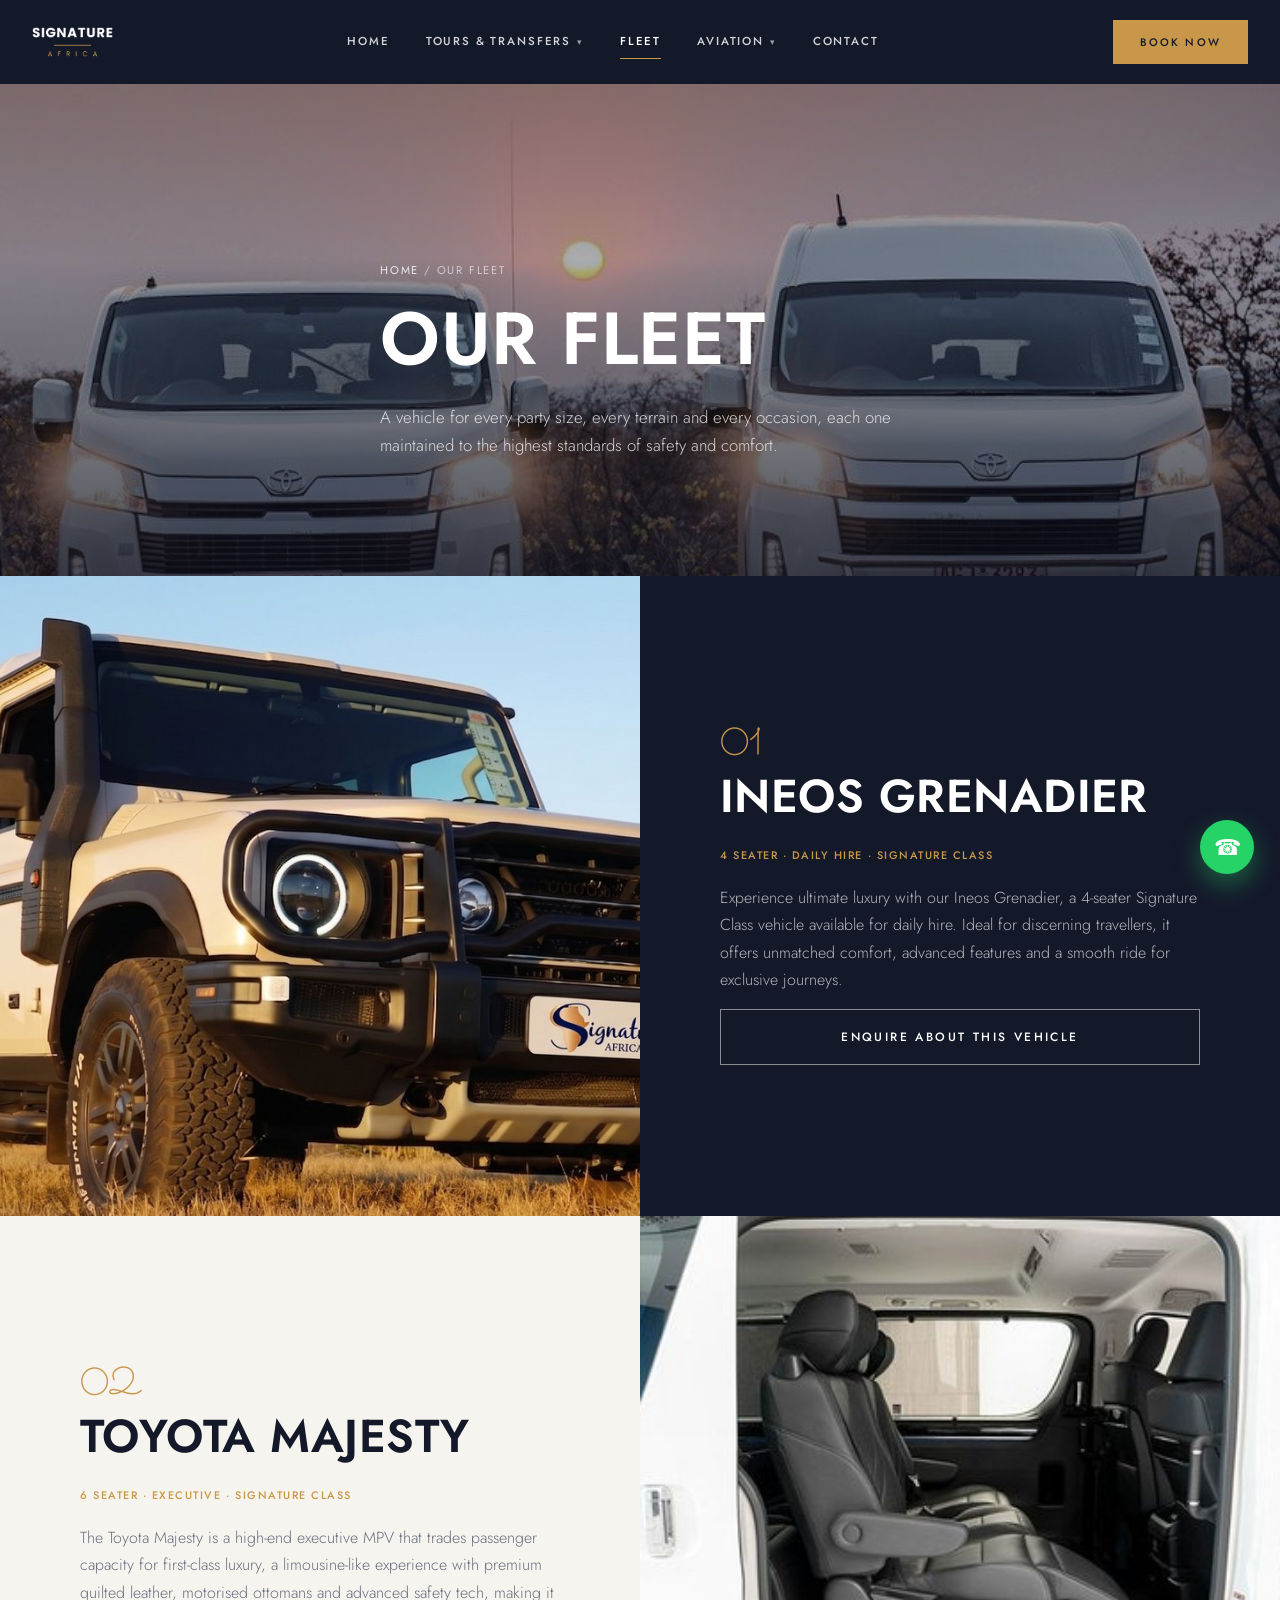
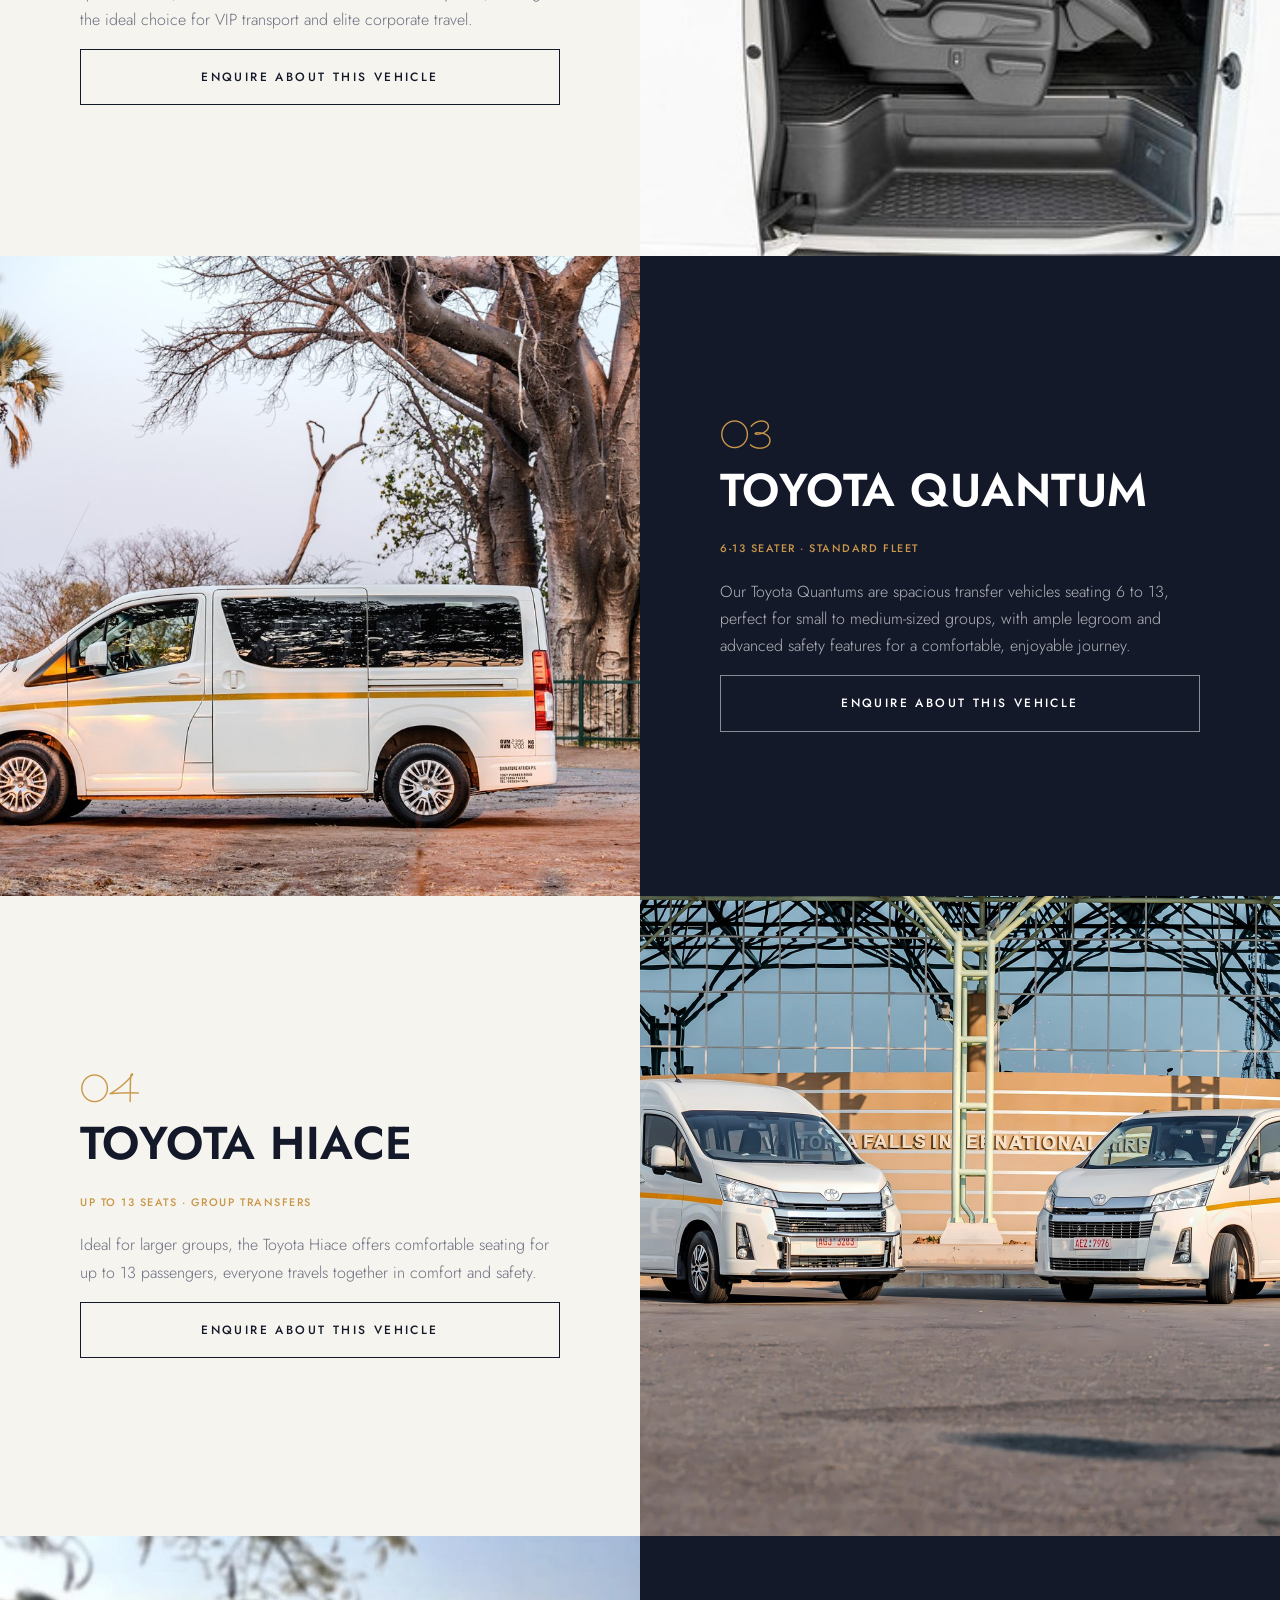
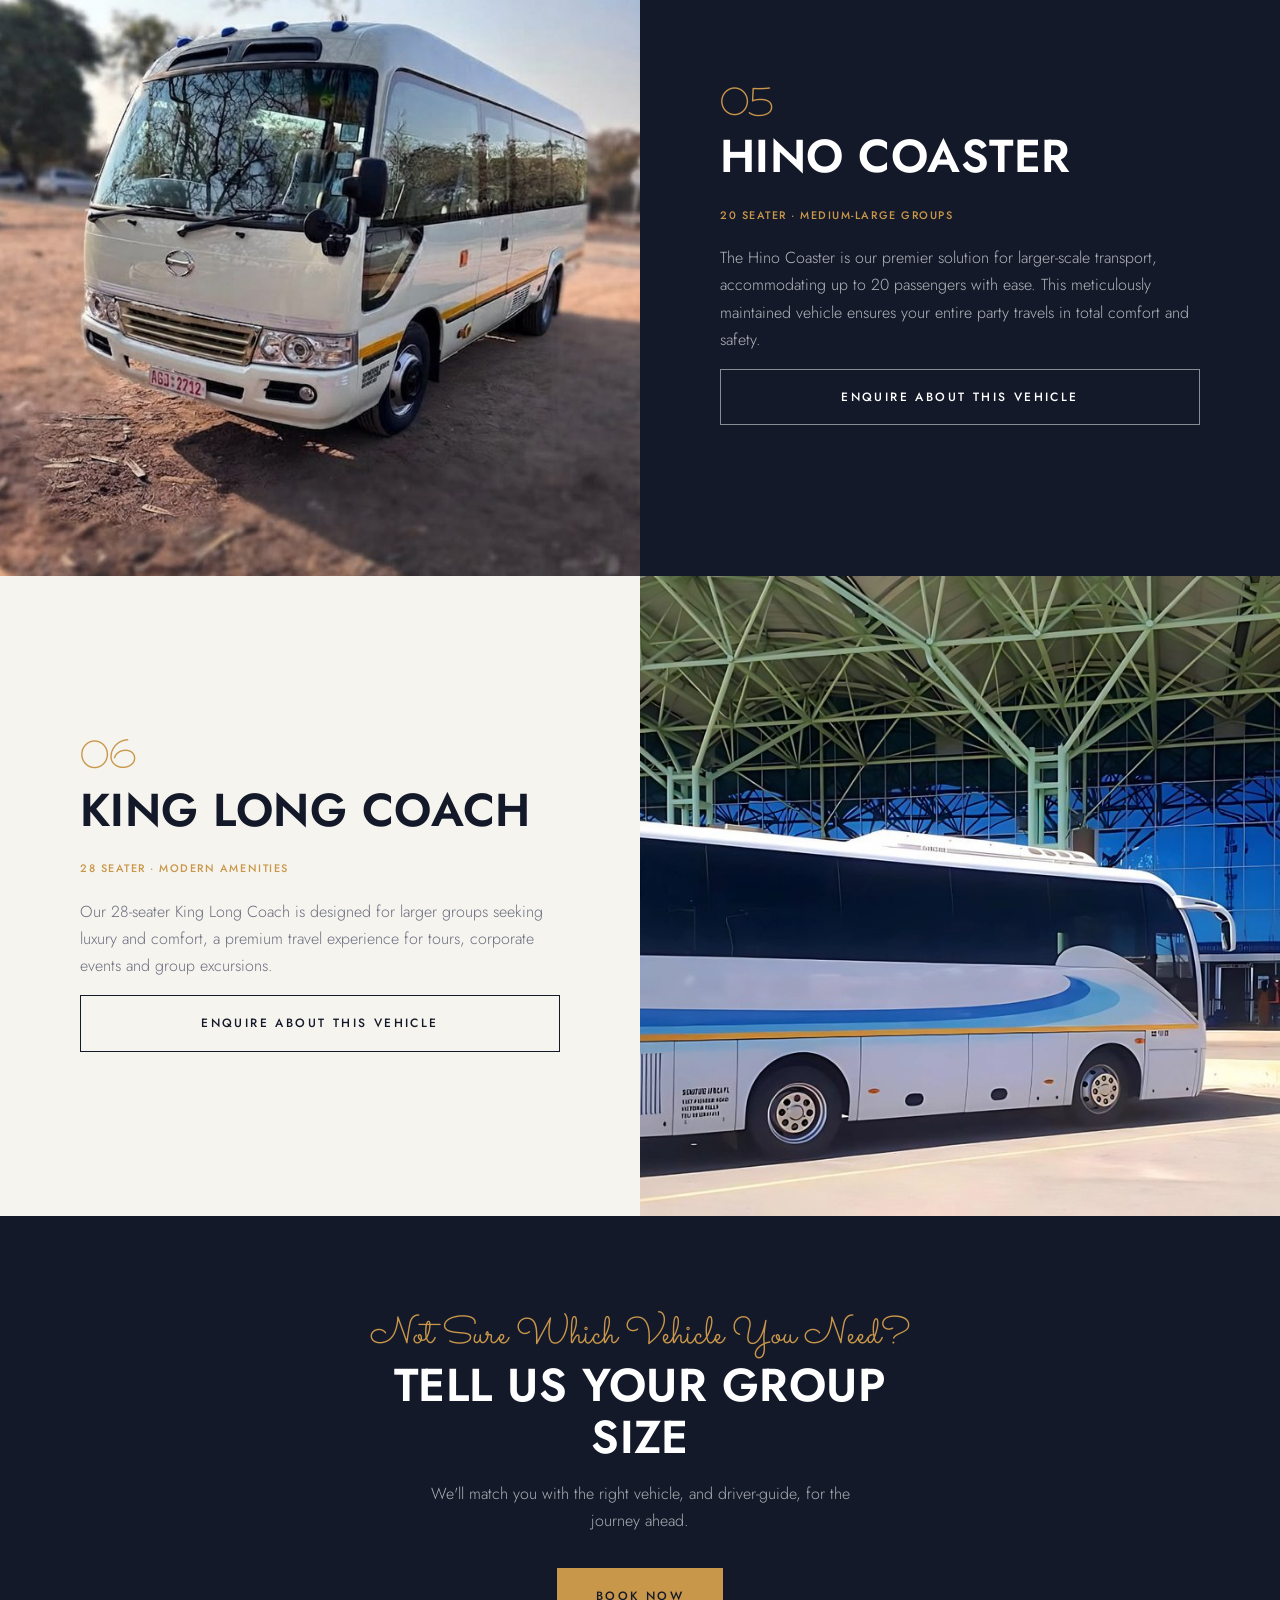
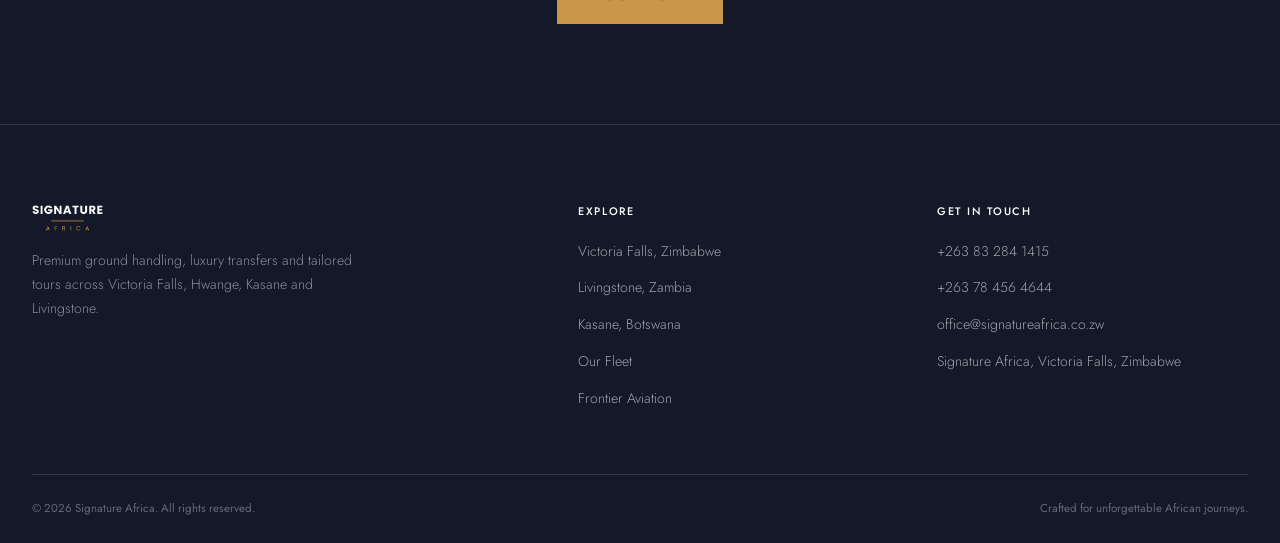
<file: fleet.html>
<!doctype html>
<html lang="en">
<head>
<meta charset="UTF-8">
<meta name="viewport" content="width=device-width, initial-scale=1.0">
<title>Our Fleet | Signature Africa</title>
<meta name="description" content="A luxury fleet built for every party size, Ineos Grenadier, Toyota Majesty, Quantum, Hiace, Hino Coaster and our King Long coach.">
<link rel="canonical" href="https://signatureafrica.co.zw/fleet.html">
<meta property="og:title" content="Our Fleet | Signature Africa">
<meta property="og:description" content="A luxury fleet built for every party size, Ineos Grenadier, Toyota Majesty, Quantum, Hiace, Hino Coaster and our King Long coach.">
<meta property="og:type" content="website">
<meta property="og:image" content="https://signatureafrica.co.zw/assets/img/hero-falls-rainbow.jpg">
<meta name="theme-color" content="#14192A">
<link rel="icon" href="assets/img/favicon.png" type="image/png">
<link rel="preconnect" href="https://fonts.googleapis.com">
<link rel="preconnect" href="https://fonts.gstatic.com" crossorigin>
<link href="https://fonts.googleapis.com/css2?family=Sacramento&family=Jost:wght@300;400;500;600;700&display=swap" rel="stylesheet">
<link rel="stylesheet" href="assets/css/style.css">
</head>
<body>
<header class="site-header">
  <div class="container">
    <a href="index.html" class="logo">
      <img src="assets/img/logo-white.png" alt="Signature Africa">
    </a>
    <nav class="nav-links">
      <a href="index.html" class="">Home</a>
<div class="nav-drop">
        <a href="victoria-falls.html" class="">Tours &amp; Transfers<span class="nav-caret">&#9662;</span></a>
        <div class="nav-drop-menu"><a href="victoria-falls.html">Victoria Falls, Zimbabwe</a><a href="livingstone.html">Livingstone, Zambia</a><a href="kasane.html">Kasane, Botswana</a></div>
      </div>
<a href="fleet.html" class="active">Fleet</a>
<div class="nav-drop">
        <a href="aviation.html" class="">Aviation<span class="nav-caret">&#9662;</span></a>
        <div class="nav-drop-menu"><a href="aviation.html#vip">VIP Airport Services</a><a href="aviation.html#charters">Private Charter Flights</a><a href="aviation.html#destinations">Destinations</a></div>
      </div>
<a href="contact.html" class="">Contact</a>

    </nav>
    <div class="nav-cta">
      <a href="#" class="btn btn-gold js-book-btn">Book Now</a>
    </div>
    <button class="nav-toggle" aria-label="Toggle menu">
      <span></span><span></span><span></span>
    </button>
  </div>
</header>

<section class="hero hero--page" style="background-image:url('assets/img/fleet-sunset.jpg');">
  <div class="container">
    <div class="breadcrumb"><a href="index.html">Home</a> / Our Fleet</div>
    <h1 data-key="fleet.hero_heading">Our Fleet</h1>
    <p class="lead" data-key="fleet.hero_text">A vehicle for every party size, every terrain and every occasion, each one maintained to the highest standards of safety and comfort.</p>
  </div>
</section>

<section class="split" data-reveal>
  <div class="split-media">
    <img src="assets/img/vehicle-grenadier.jpg" data-img-key="fleet.v1_image" alt="Ineos Grenadier">
  </div>
  <div class="split-copy">
    <span class="script" data-key="fleet.v1_script">01</span>
    <h2 data-key="fleet.v1_name">Ineos Grenadier</h2>
    <div class="meta-row"><span data-key="fleet.v1_tag">4 Seater · Daily Hire · Signature Class</span></div>
    <p data-key="fleet.v1_text">Experience ultimate luxury with our Ineos Grenadier, a 4-seater Signature Class vehicle available for daily hire. Ideal for discerning travellers, it offers unmatched comfort, advanced features and a smooth ride for exclusive journeys.</p>
    <a href="#" class="btn btn-outline-light js-book-btn">Enquire About This Vehicle</a>
  </div>
</section>
<section class="split reverse light" data-reveal>
  <div class="split-media">
    <img src="assets/img/vehicle-majesty.jpg" data-img-key="fleet.v2_image" alt="Toyota Majesty">
  </div>
  <div class="split-copy">
    <span class="script" data-key="fleet.v2_script">02</span>
    <h2 data-key="fleet.v2_name">Toyota Majesty</h2>
    <div class="meta-row"><span data-key="fleet.v2_tag">6 Seater · Executive · Signature Class</span></div>
    <p data-key="fleet.v2_text">The Toyota Majesty is a high-end executive MPV that trades passenger capacity for first-class luxury, a limousine-like experience with premium quilted leather, motorised ottomans and advanced safety tech, making it the ideal choice for VIP transport and elite corporate travel.</p>
    <a href="#" class="btn btn-outline js-book-btn">Enquire About This Vehicle</a>
  </div>
</section>
<section class="split" data-reveal>
  <div class="split-media">
    <img src="assets/img/vehicle-quantum.jpg" data-img-key="fleet.v3_image" alt="Toyota Quantum">
  </div>
  <div class="split-copy">
    <span class="script" data-key="fleet.v3_script">03</span>
    <h2 data-key="fleet.v3_name">Toyota Quantum</h2>
    <div class="meta-row"><span data-key="fleet.v3_tag">6-13 Seater · Standard Fleet</span></div>
    <p data-key="fleet.v3_text">Our Toyota Quantums are spacious transfer vehicles seating 6 to 13, perfect for small to medium-sized groups, with ample legroom and advanced safety features for a comfortable, enjoyable journey.</p>
    <a href="#" class="btn btn-outline-light js-book-btn">Enquire About This Vehicle</a>
  </div>
</section>
<section class="split reverse light" data-reveal>
  <div class="split-media">
    <img src="assets/img/vehicle-hiace.jpg" data-img-key="fleet.v4_image" alt="Toyota Hiace">
  </div>
  <div class="split-copy">
    <span class="script" data-key="fleet.v4_script">04</span>
    <h2 data-key="fleet.v4_name">Toyota Hiace</h2>
    <div class="meta-row"><span data-key="fleet.v4_tag">Up To 13 Seats · Group Transfers</span></div>
    <p data-key="fleet.v4_text">Ideal for larger groups, the Toyota Hiace offers comfortable seating for up to 13 passengers, everyone travels together in comfort and safety.</p>
    <a href="#" class="btn btn-outline js-book-btn">Enquire About This Vehicle</a>
  </div>
</section>
<section class="split" data-reveal>
  <div class="split-media">
    <img src="assets/img/vehicle-hino-coaster.jpg" data-img-key="fleet.v5_image" alt="Hino Coaster">
  </div>
  <div class="split-copy">
    <span class="script" data-key="fleet.v5_script">05</span>
    <h2 data-key="fleet.v5_name">Hino Coaster</h2>
    <div class="meta-row"><span data-key="fleet.v5_tag">20 Seater · Medium-Large Groups</span></div>
    <p data-key="fleet.v5_text">The Hino Coaster is our premier solution for larger-scale transport, accommodating up to 20 passengers with ease. This meticulously maintained vehicle ensures your entire party travels in total comfort and safety.</p>
    <a href="#" class="btn btn-outline-light js-book-btn">Enquire About This Vehicle</a>
  </div>
</section>
<section class="split reverse light" data-reveal>
  <div class="split-media">
    <img src="assets/img/vehicle-coach.jpg" data-img-key="fleet.v6_image" alt="King Long Coach">
  </div>
  <div class="split-copy">
    <span class="script" data-key="fleet.v6_script">06</span>
    <h2 data-key="fleet.v6_name">King Long Coach</h2>
    <div class="meta-row"><span data-key="fleet.v6_tag">28 Seater · Modern Amenities</span></div>
    <p data-key="fleet.v6_text">Our 28-seater King Long Coach is designed for larger groups seeking luxury and comfort, a premium travel experience for tours, corporate events and group excursions.</p>
    <a href="#" class="btn btn-outline js-book-btn">Enquire About This Vehicle</a>
  </div>
</section>
<section class="cta-band" data-reveal>
  <div class="container">
    <span class="script">Not Sure Which Vehicle You Need?</span>
    <h2>Tell Us Your Group Size</h2>
    <p>We'll match you with the right vehicle, and driver-guide, for the journey ahead.</p>
    <a href="#" class="btn btn-gold js-book-btn">Book Now</a>
  </div>
</section>
<footer class="site-footer">
  <div class="container">
    <div class="footer-grid">
      <div class="footer-col">
        <img src="assets/img/logo-white.png" alt="Signature Africa">
        <p data-key="global.footer_blurb">Premium ground handling, luxury transfers and tailored tours across Victoria Falls, Hwange, Kasane and Livingstone.</p>
      </div>
      <div class="footer-col">
        <h4>Explore</h4>
        <ul>
          <li><a href="victoria-falls.html">Victoria Falls, Zimbabwe</a></li>
          <li><a href="livingstone.html">Livingstone, Zambia</a></li>
          <li><a href="kasane.html">Kasane, Botswana</a></li>
          <li><a href="fleet.html">Our Fleet</a></li>
          <li><a href="aviation.html">Frontier Aviation</a></li>
        </ul>
      </div>
      <div class="footer-col">
        <h4>Get In Touch</h4>
        <ul>
          <li><a href="tel:+263832841415" data-key="global.phone_office">+263 83 284 1415</a></li>
          <li><a href="tel:+263784564644" data-key="global.phone_cell">+263 78 456 4644</a></li>
          <li><a href="mailto:office@signatureafrica.co.zw" data-key="global.email">office@signatureafrica.co.zw</a></li>
          <li><a href="contact.html" data-key="global.address">Signature Africa, Victoria Falls, Zimbabwe</a></li>
        </ul>
      </div>
    </div>
    <div class="footer-bottom">
      <span>&copy; <span id="year"></span> Signature Africa. All rights reserved.</span>
      <span>Crafted for unforgettable African journeys.</span>
    </div>
  </div>
</footer>
<a href="https://wa.me/263784564644" class="wa-float" target="_blank" rel="noopener" aria-label="Chat on WhatsApp">&#9742;</a>
<script src="assets/js/content.js"></script>
<script src="assets/js/main.js"></script>
<script src="https://identity.netlify.com/v1/netlify-identity-widget.js"></script>
<script>
  // Invite/reset-password emails link to the homepage with a token in the
  // URL hash. Bounce straight to the editor so the widget can pick it up
  // and show the "set your password" form.
  if (window.netlifyIdentity && /invite_token=|recovery_token=|confirmation_token=/.test(window.location.hash)) {
    window.location.replace("/admin/" + window.location.hash);
  }
</script>
</body>
</html>
</file>
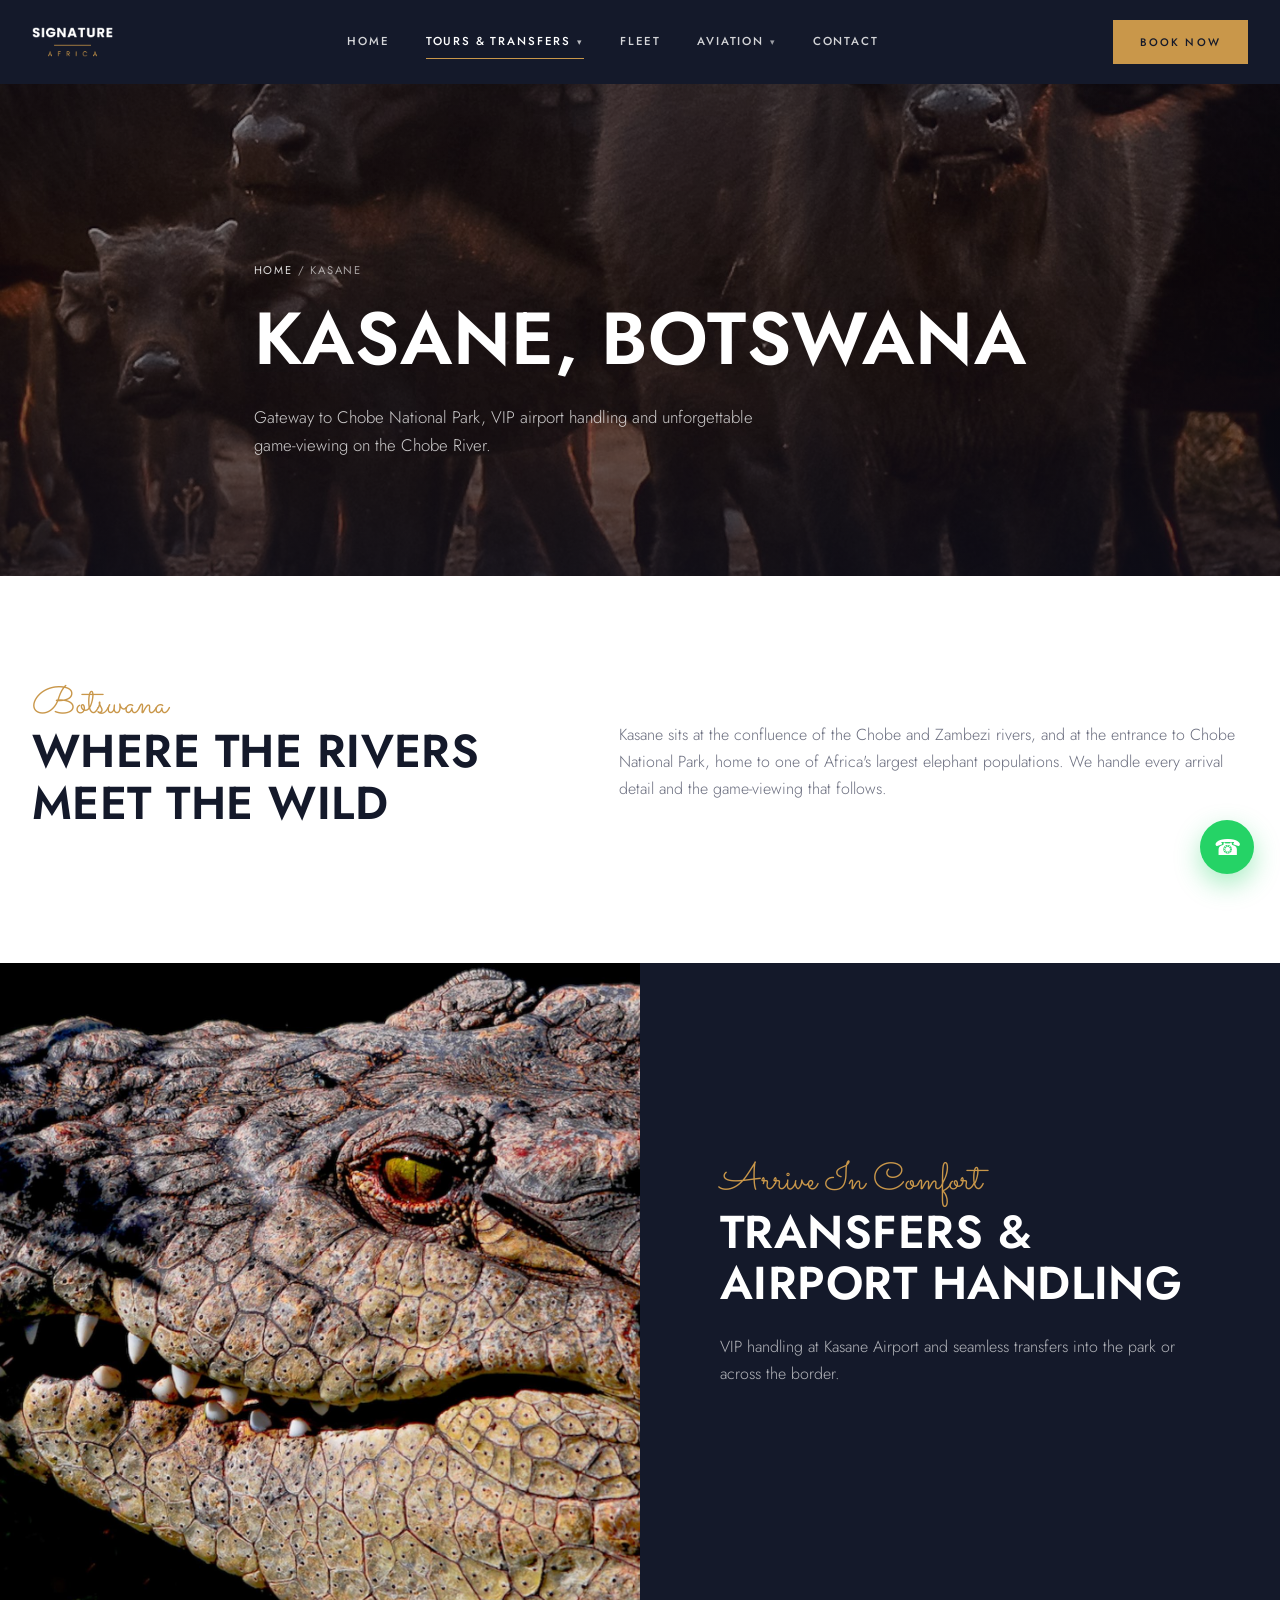
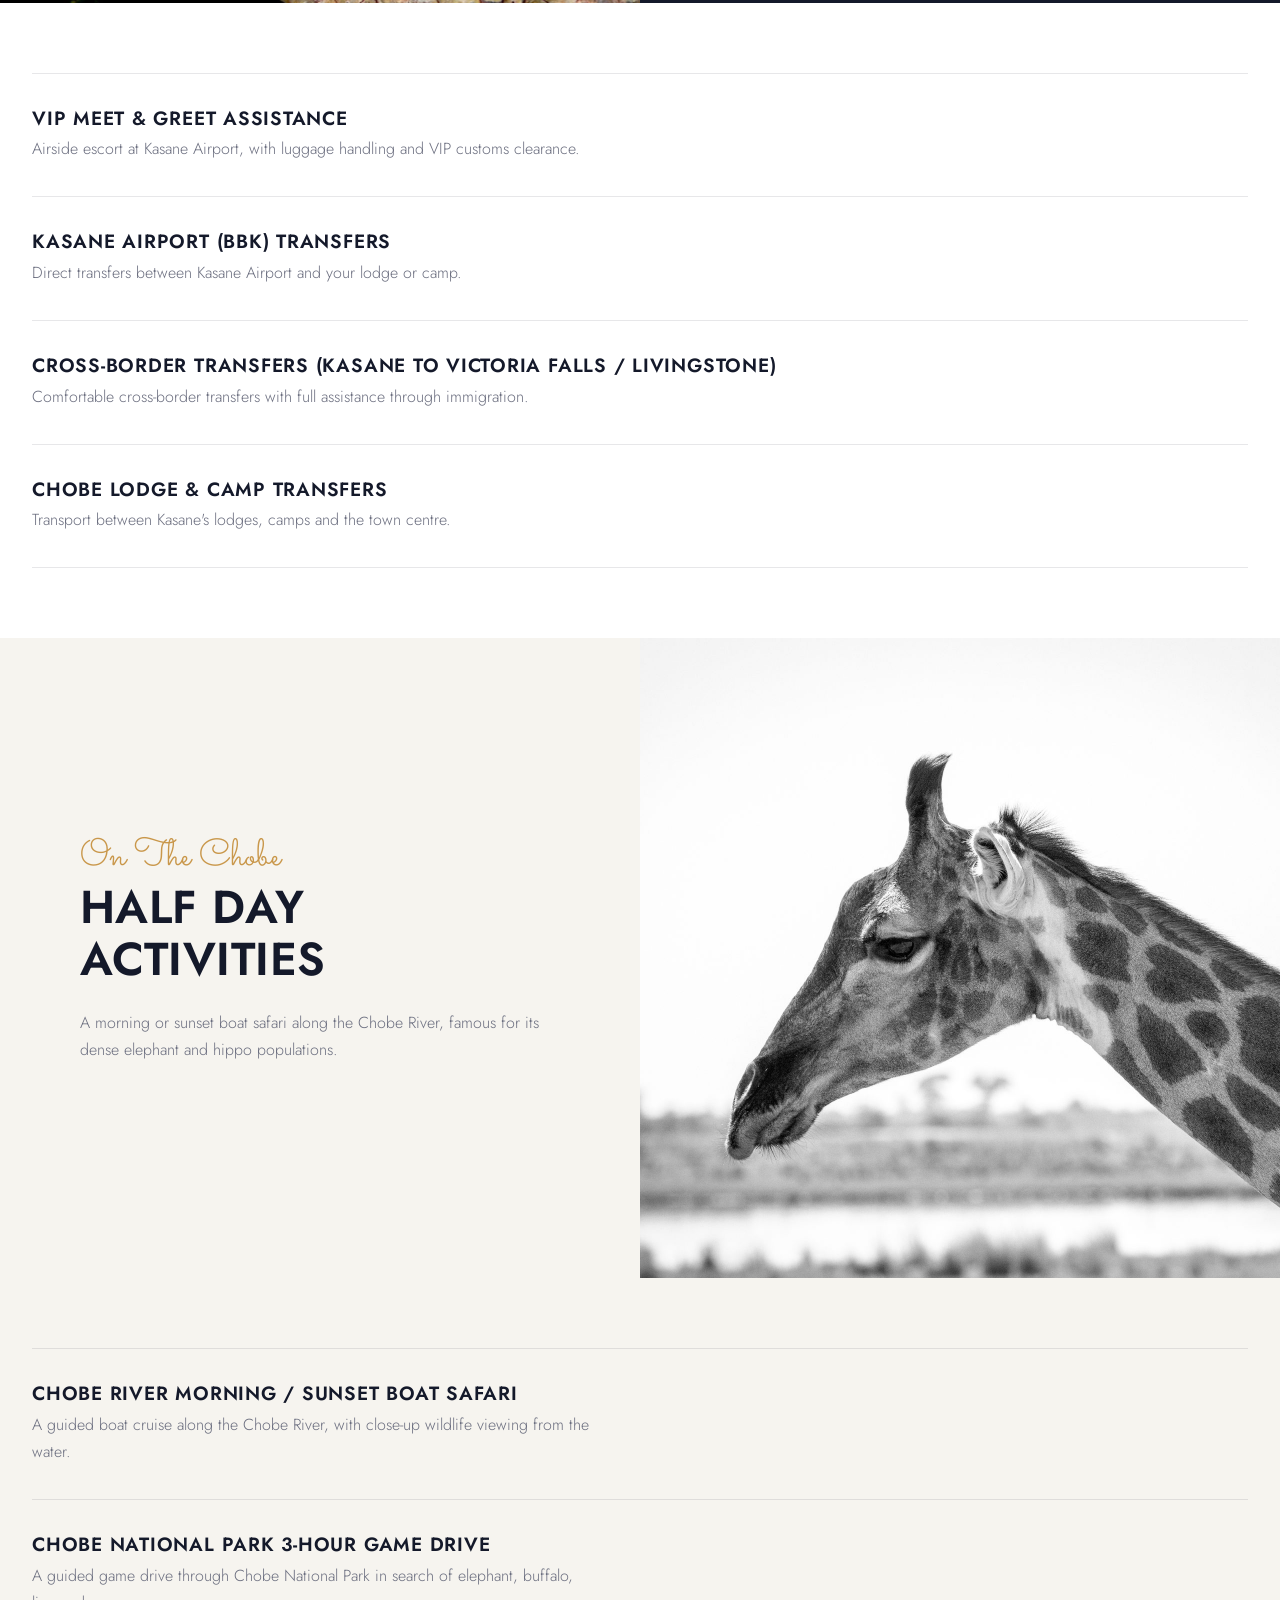
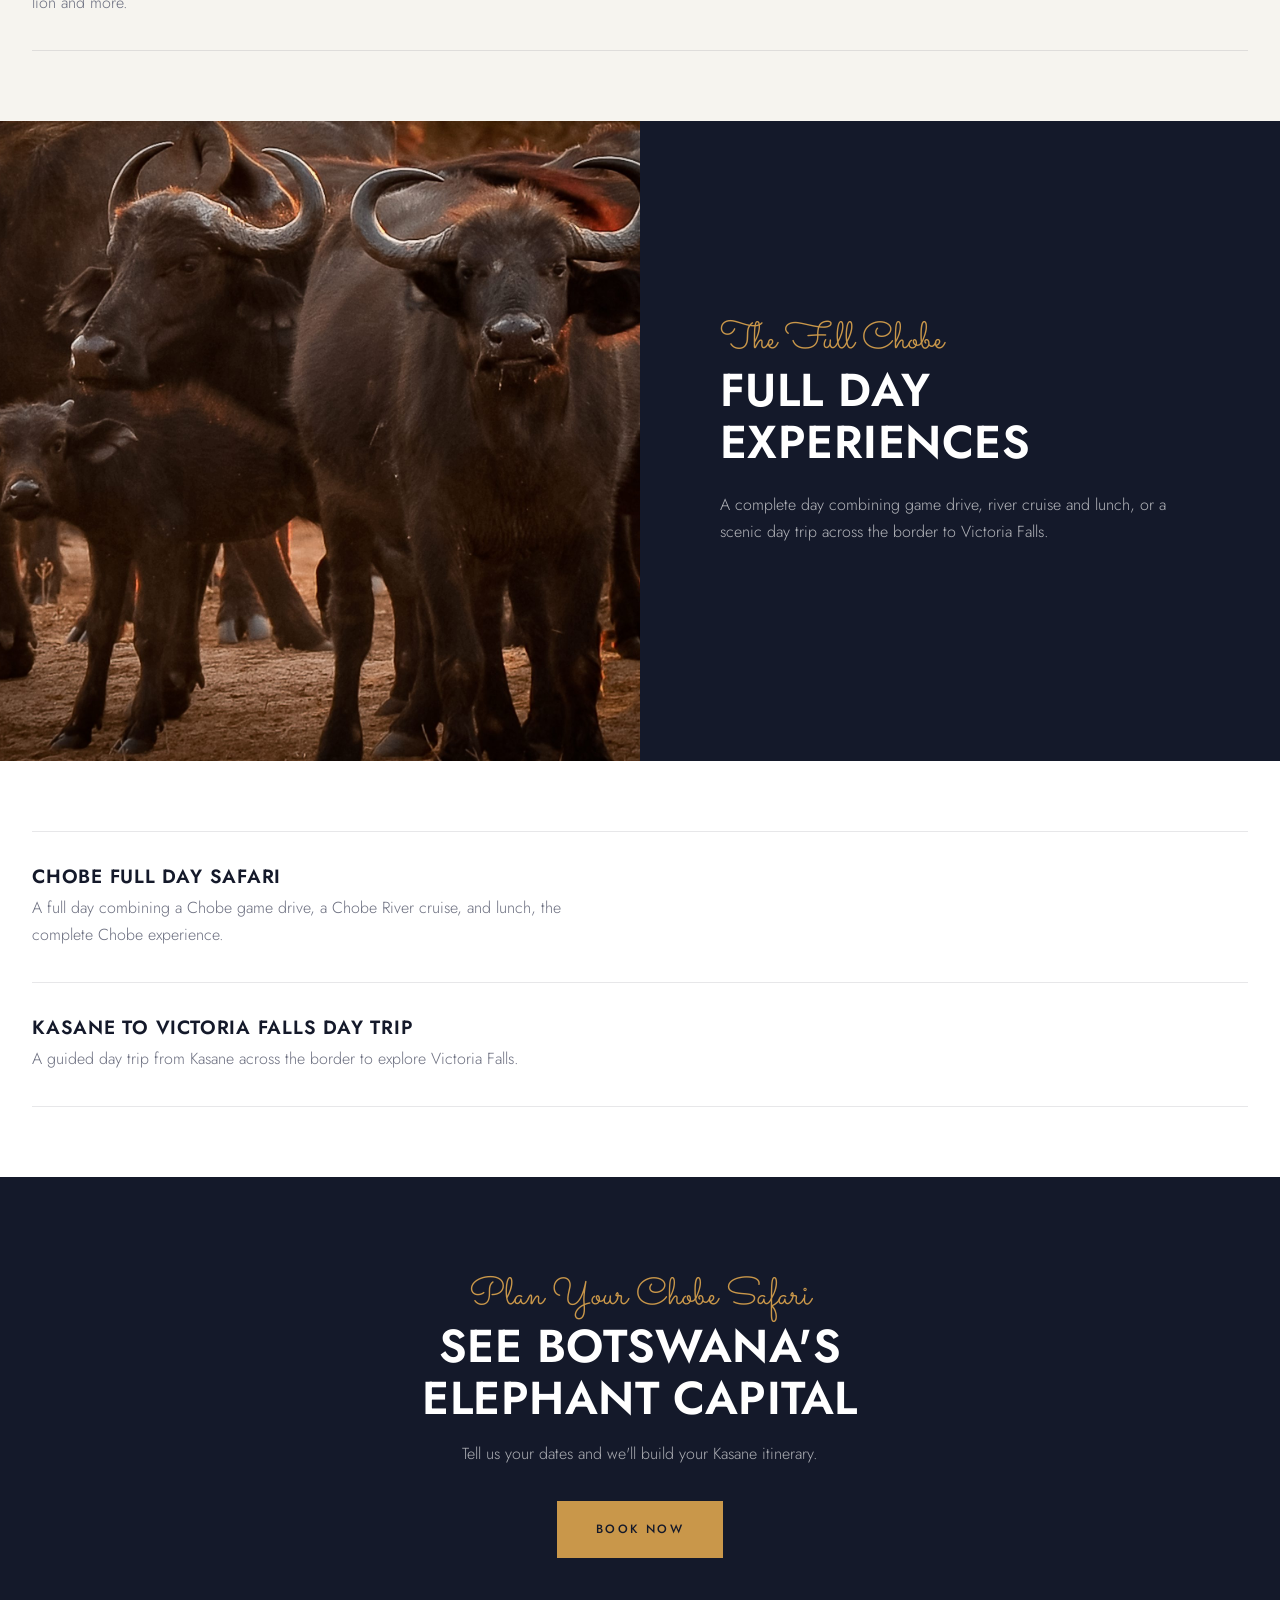
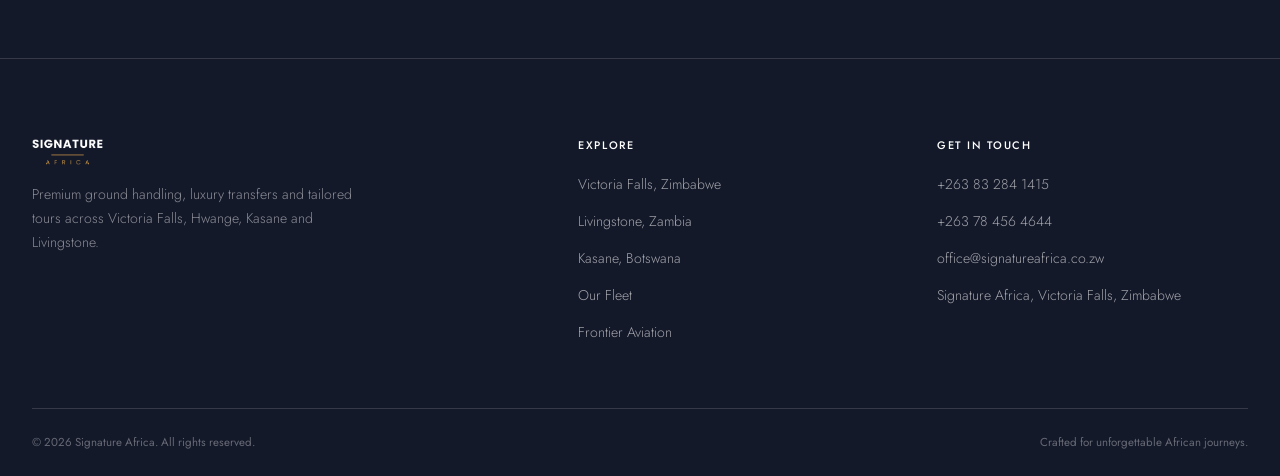
<file: kasane.html>
<!doctype html>
<html lang="en">
<head>
<meta charset="UTF-8">
<meta name="viewport" content="width=device-width, initial-scale=1.0">
<title>Kasane, Botswana | Signature Africa</title>
<meta name="description" content="VIP transfers and Chobe National Park game drives and river safaris in Kasane, Botswana.">
<link rel="canonical" href="https://signatureafrica.co.zw/kasane.html">
<meta property="og:title" content="Kasane, Botswana | Signature Africa">
<meta property="og:description" content="VIP transfers and Chobe National Park game drives and river safaris in Kasane, Botswana.">
<meta property="og:type" content="website">
<meta property="og:image" content="https://signatureafrica.co.zw/assets/img/hero-falls-rainbow.jpg">
<meta name="theme-color" content="#14192A">
<link rel="icon" href="assets/img/favicon.png" type="image/png">
<link rel="preconnect" href="https://fonts.googleapis.com">
<link rel="preconnect" href="https://fonts.gstatic.com" crossorigin>
<link href="https://fonts.googleapis.com/css2?family=Sacramento&family=Jost:wght@300;400;500;600;700&display=swap" rel="stylesheet">
<link rel="stylesheet" href="assets/css/style.css">
</head>
<body>
<header class="site-header">
  <div class="container">
    <a href="index.html" class="logo">
      <img src="assets/img/logo-white.png" alt="Signature Africa">
    </a>
    <nav class="nav-links">
      <a href="index.html" class="">Home</a>
<div class="nav-drop">
        <a href="victoria-falls.html" class="active">Tours &amp; Transfers<span class="nav-caret">&#9662;</span></a>
        <div class="nav-drop-menu"><a href="victoria-falls.html">Victoria Falls, Zimbabwe</a><a href="livingstone.html">Livingstone, Zambia</a><a href="kasane.html">Kasane, Botswana</a></div>
      </div>
<a href="fleet.html" class="">Fleet</a>
<div class="nav-drop">
        <a href="aviation.html" class="">Aviation<span class="nav-caret">&#9662;</span></a>
        <div class="nav-drop-menu"><a href="aviation.html#vip">VIP Airport Services</a><a href="aviation.html#charters">Private Charter Flights</a><a href="aviation.html#destinations">Destinations</a></div>
      </div>
<a href="contact.html" class="">Contact</a>

    </nav>
    <div class="nav-cta">
      <a href="#" class="btn btn-gold js-book-btn">Book Now</a>
    </div>
    <button class="nav-toggle" aria-label="Toggle menu">
      <span></span><span></span><span></span>
    </button>
  </div>
</header>

<section class="hero hero--page" style="background-image:url('assets/img/chobe-day-trip-2.jpg');">
  <div class="container">
    <div class="breadcrumb"><a href="index.html">Home</a> / Kasane</div>
    <h1 data-key="kasane.hero_heading">Kasane, Botswana</h1>
    <p class="lead" data-key="kasane.hero_text">Gateway to Chobe National Park, VIP airport handling and unforgettable game-viewing on the Chobe River.</p>
  </div>
</section>

<section class="section" data-reveal>
  <div class="container">
    <div class="intro-split">
      <div>
        <span class="script" data-key="kasane.intro_script">Botswana</span>
        <h2 data-key="kasane.intro_heading">Where The Rivers Meet The Wild</h2>
      </div>
      <div>
        <p data-key="kasane.intro_text">Kasane sits at the confluence of the Chobe and Zambezi rivers, and at the entrance to Chobe National Park, home to one of Africa's largest elephant populations. We handle every arrival detail and the game-viewing that follows.</p>
      </div>
    </div>
  </div>
</section>

<section class="split" data-reveal>
  <div class="split-media">
    <img src="assets/img/chobe-day-trip-3.jpg" data-img-key="kasane.g1_image" alt="Transfers &amp; Airport Handling">
  </div>
  <div class="split-copy">
    <span class="script" data-key="kasane.g1_script">Arrive In Comfort</span>
    <h2 data-key="kasane.g1_heading">Transfers & Airport Handling</h2>
    <p data-key="kasane.g1_text">VIP handling at Kasane Airport and seamless transfers into the park or across the border.</p>
  </div>
</section>
<section class="section--tight" data-reveal>
  <div class="container">
    <div class="offer-list offer-list--plain offer-list--text">
      <div class="offer-row">
        <div class="offer-text">
          <h3 data-key="kasane.g1_i1_name">VIP Meet &amp; Greet Assistance</h3>
          <p data-key="kasane.g1_i1_text">Airside escort at Kasane Airport, with luggage handling and VIP customs clearance.</p>
        </div>
      </div>
      <div class="offer-row">
        <div class="offer-text">
          <h3 data-key="kasane.g1_i2_name">Kasane Airport (BBK) Transfers</h3>
          <p data-key="kasane.g1_i2_text">Direct transfers between Kasane Airport and your lodge or camp.</p>
        </div>
      </div>
      <div class="offer-row">
        <div class="offer-text">
          <h3 data-key="kasane.g1_i3_name">Cross-Border Transfers (Kasane To Victoria Falls / Livingstone)</h3>
          <p data-key="kasane.g1_i3_text">Comfortable cross-border transfers with full assistance through immigration.</p>
        </div>
      </div>
      <div class="offer-row">
        <div class="offer-text">
          <h3 data-key="kasane.g1_i4_name">Chobe Lodge &amp; Camp Transfers</h3>
          <p data-key="kasane.g1_i4_text">Transport between Kasane's lodges, camps and the town centre.</p>
        </div>
      </div>
    </div>
  </div>
</section>
<section class="split reverse light" data-reveal>
  <div class="split-media">
    <img src="assets/img/chobe-day-trip-1.jpg" data-img-key="kasane.g2_image" alt="Half Day Activities">
  </div>
  <div class="split-copy">
    <span class="script" data-key="kasane.g2_script">On The Chobe</span>
    <h2 data-key="kasane.g2_heading">Half Day Activities</h2>
    <p data-key="kasane.g2_text">A morning or sunset boat safari along the Chobe River, famous for its dense elephant and hippo populations.</p>
  </div>
</section>
<section class="section--tight section--cream" data-reveal>
  <div class="container">
    <div class="offer-list offer-list--plain offer-list--text">
      <div class="offer-row">
        <div class="offer-text">
          <h3 data-key="kasane.g2_i1_name">Chobe River Morning / Sunset Boat Safari</h3>
          <p data-key="kasane.g2_i1_text">A guided boat cruise along the Chobe River, with close-up wildlife viewing from the water.</p>
        </div>
      </div>
      <div class="offer-row">
        <div class="offer-text">
          <h3 data-key="kasane.g2_i2_name">Chobe National Park 3-Hour Game Drive</h3>
          <p data-key="kasane.g2_i2_text">A guided game drive through Chobe National Park in search of elephant, buffalo, lion and more.</p>
        </div>
      </div>
    </div>
  </div>
</section>
<section class="split" data-reveal>
  <div class="split-media">
    <img src="assets/img/chobe-day-trip-2.jpg" data-img-key="kasane.g3_image" alt="Full Day Experiences">
  </div>
  <div class="split-copy">
    <span class="script" data-key="kasane.g3_script">The Full Chobe</span>
    <h2 data-key="kasane.g3_heading">Full Day Experiences</h2>
    <p data-key="kasane.g3_text">A complete day combining game drive, river cruise and lunch, or a scenic day trip across the border to Victoria Falls.</p>
  </div>
</section>
<section class="section--tight" data-reveal>
  <div class="container">
    <div class="offer-list offer-list--plain offer-list--text">
      <div class="offer-row">
        <div class="offer-text">
          <h3 data-key="kasane.g3_i1_name">Chobe Full Day Safari</h3>
          <p data-key="kasane.g3_i1_text">A full day combining a Chobe game drive, a Chobe River cruise, and lunch, the complete Chobe experience.</p>
        </div>
      </div>
      <div class="offer-row">
        <div class="offer-text">
          <h3 data-key="kasane.g3_i2_name">Kasane To Victoria Falls Day Trip</h3>
          <p data-key="kasane.g3_i2_text">A guided day trip from Kasane across the border to explore Victoria Falls.</p>
        </div>
      </div>
    </div>
  </div>
</section>

<section class="cta-band" data-reveal>
  <div class="container">
    <span class="script">Plan Your Chobe Safari</span>
    <h2>See Botswana's Elephant Capital</h2>
    <p>Tell us your dates and we'll build your Kasane itinerary.</p>
    <a href="#" class="btn btn-gold js-book-btn">Book Now</a>
  </div>
</section>
<footer class="site-footer">
  <div class="container">
    <div class="footer-grid">
      <div class="footer-col">
        <img src="assets/img/logo-white.png" alt="Signature Africa">
        <p data-key="global.footer_blurb">Premium ground handling, luxury transfers and tailored tours across Victoria Falls, Hwange, Kasane and Livingstone.</p>
      </div>
      <div class="footer-col">
        <h4>Explore</h4>
        <ul>
          <li><a href="victoria-falls.html">Victoria Falls, Zimbabwe</a></li>
          <li><a href="livingstone.html">Livingstone, Zambia</a></li>
          <li><a href="kasane.html">Kasane, Botswana</a></li>
          <li><a href="fleet.html">Our Fleet</a></li>
          <li><a href="aviation.html">Frontier Aviation</a></li>
        </ul>
      </div>
      <div class="footer-col">
        <h4>Get In Touch</h4>
        <ul>
          <li><a href="tel:+263832841415" data-key="global.phone_office">+263 83 284 1415</a></li>
          <li><a href="tel:+263784564644" data-key="global.phone_cell">+263 78 456 4644</a></li>
          <li><a href="mailto:office@signatureafrica.co.zw" data-key="global.email">office@signatureafrica.co.zw</a></li>
          <li><a href="contact.html" data-key="global.address">Signature Africa, Victoria Falls, Zimbabwe</a></li>
        </ul>
      </div>
    </div>
    <div class="footer-bottom">
      <span>&copy; <span id="year"></span> Signature Africa. All rights reserved.</span>
      <span>Crafted for unforgettable African journeys.</span>
    </div>
  </div>
</footer>
<a href="https://wa.me/263784564644" class="wa-float" target="_blank" rel="noopener" aria-label="Chat on WhatsApp">&#9742;</a>
<script src="assets/js/content.js"></script>
<script src="assets/js/main.js"></script>
<script src="https://identity.netlify.com/v1/netlify-identity-widget.js"></script>
<script>
  // Invite/reset-password emails link to the homepage with a token in the
  // URL hash. Bounce straight to the editor so the widget can pick it up
  // and show the "set your password" form.
  if (window.netlifyIdentity && /invite_token=|recovery_token=|confirmation_token=/.test(window.location.hash)) {
    window.location.replace("/admin/" + window.location.hash);
  }
</script>
</body>
</html>
</file>
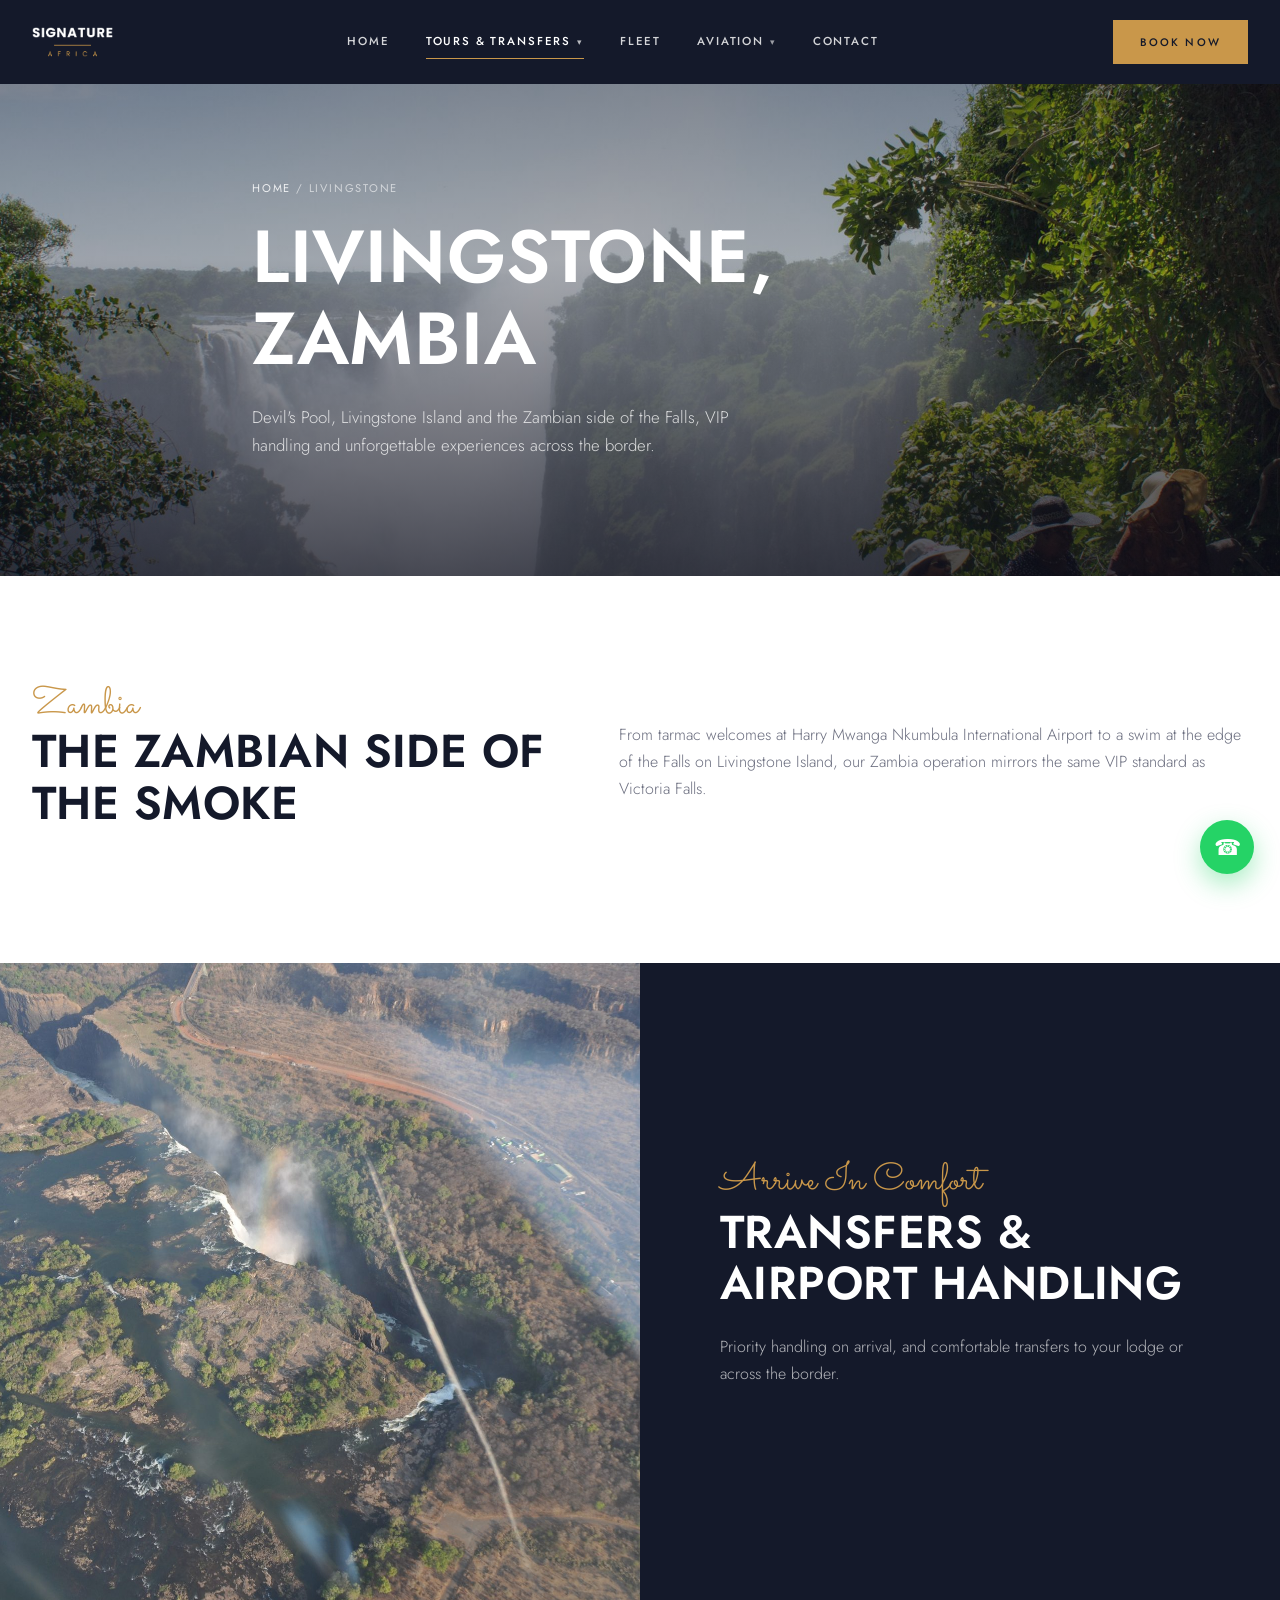
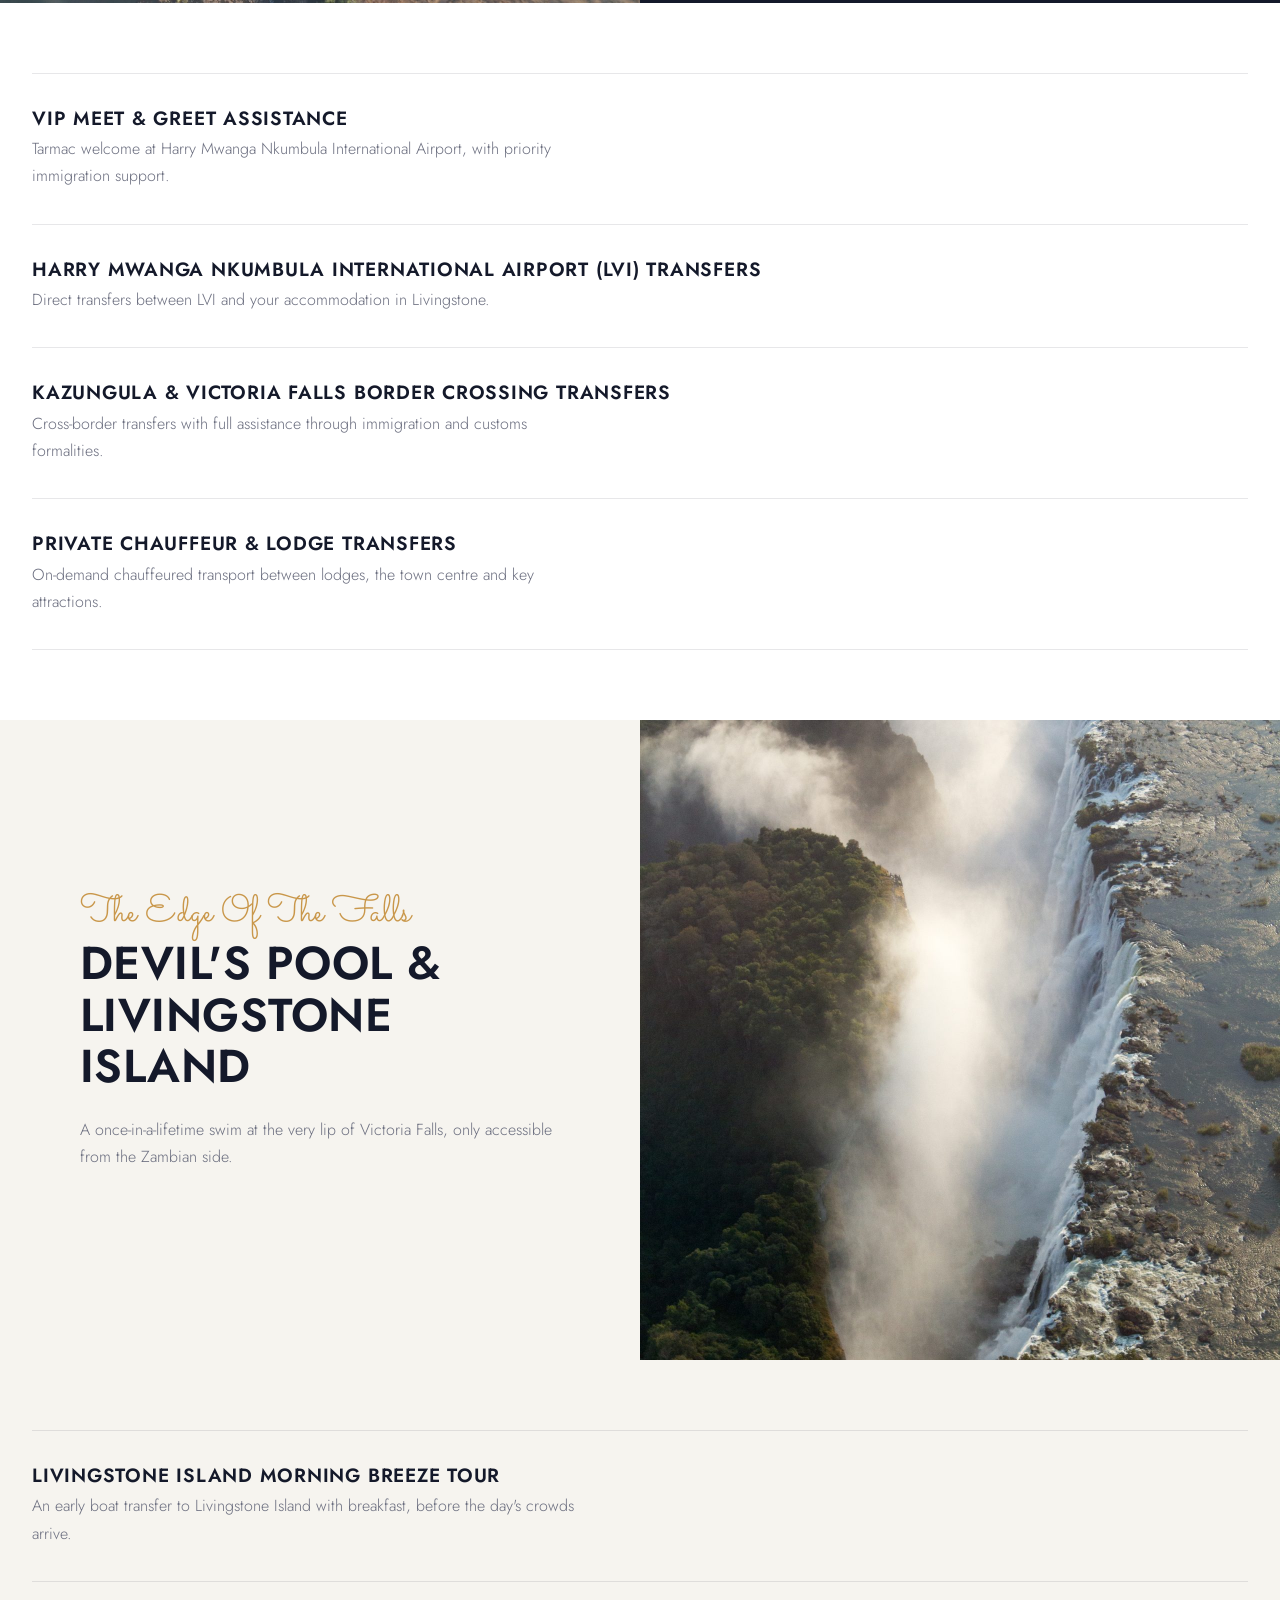
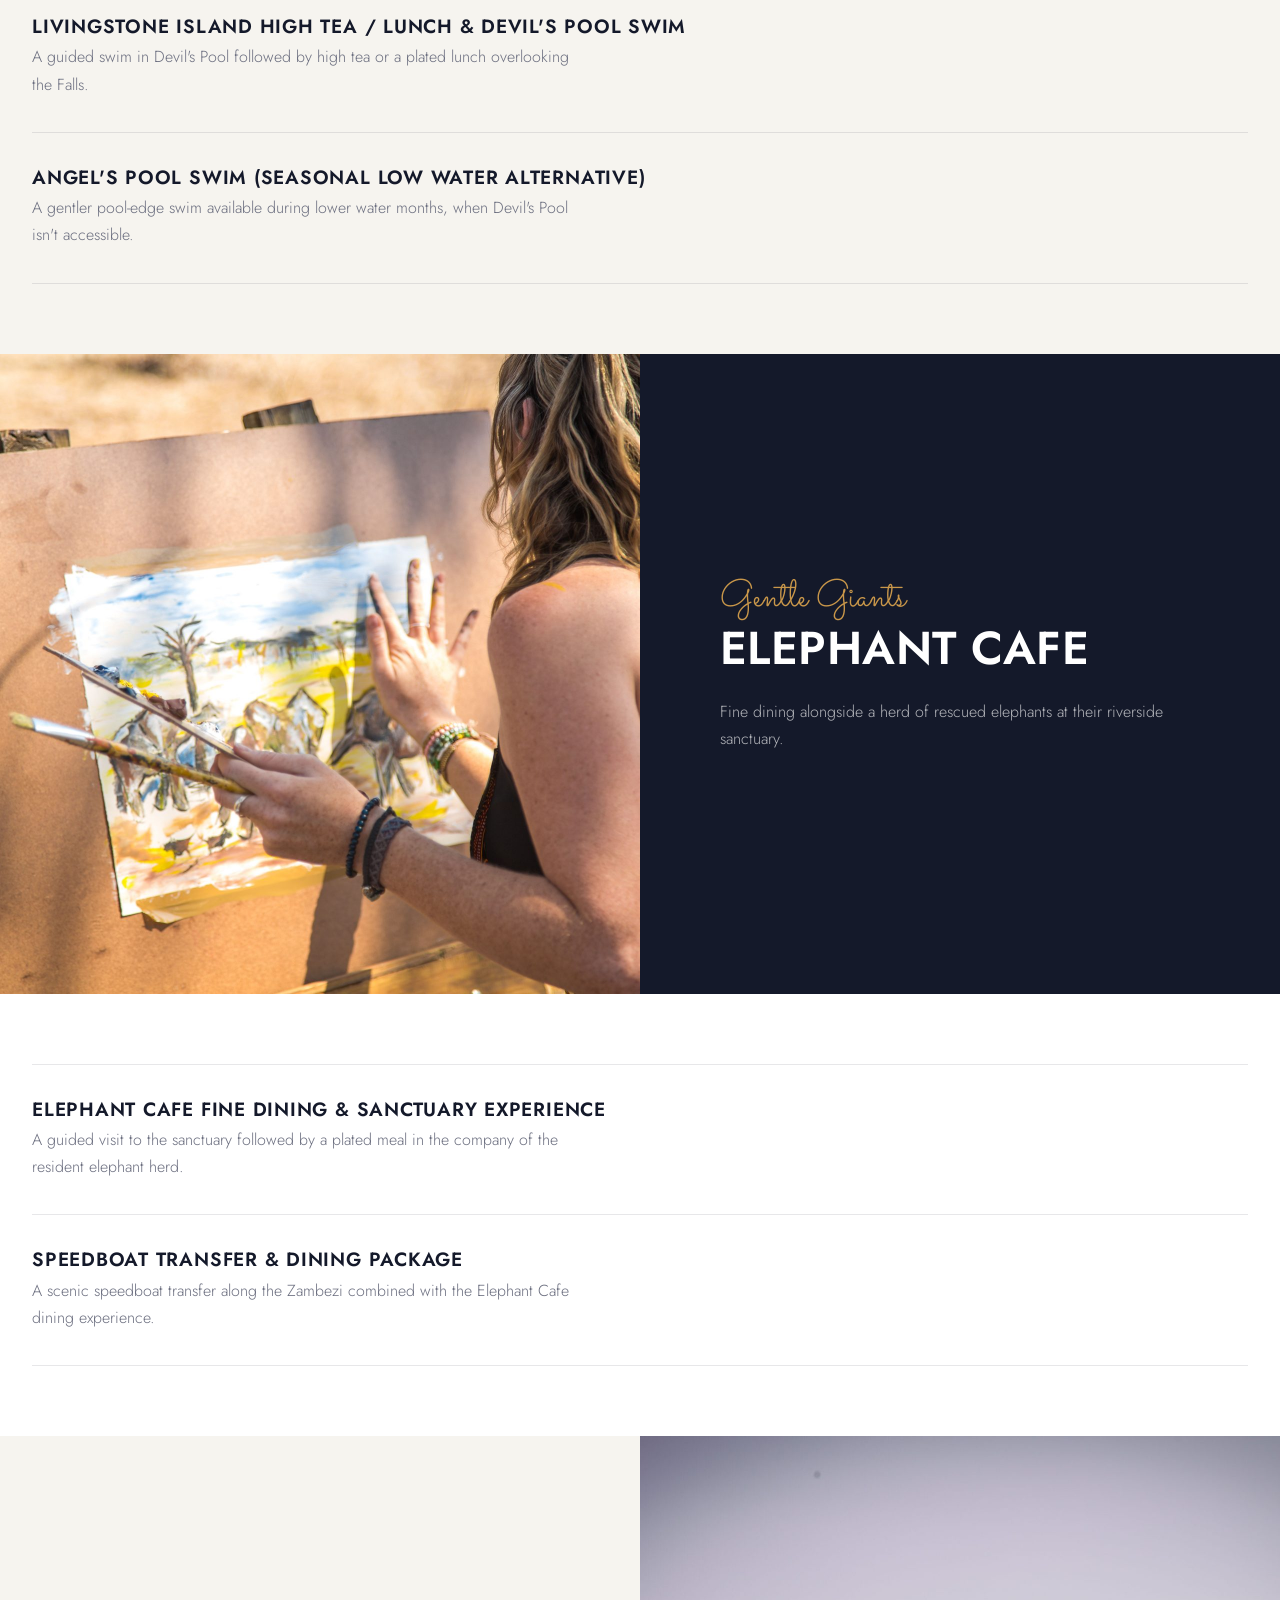
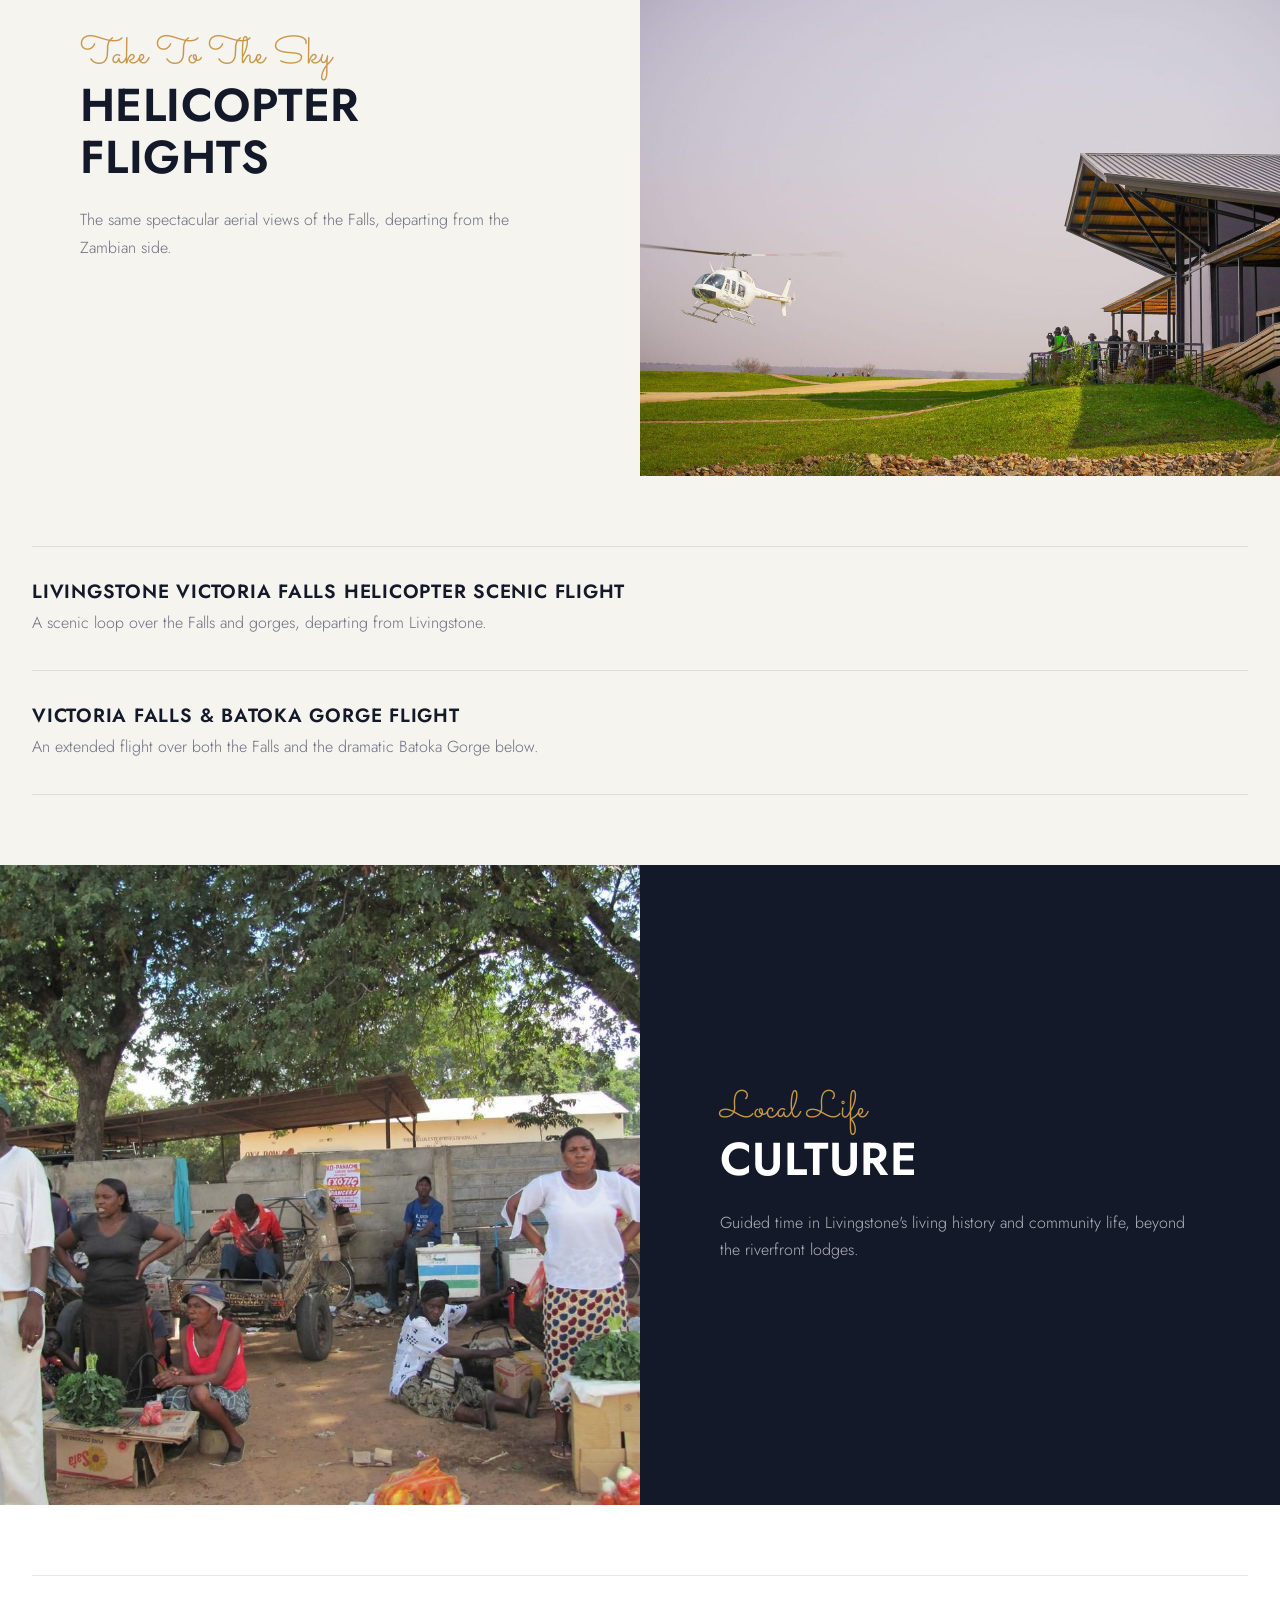
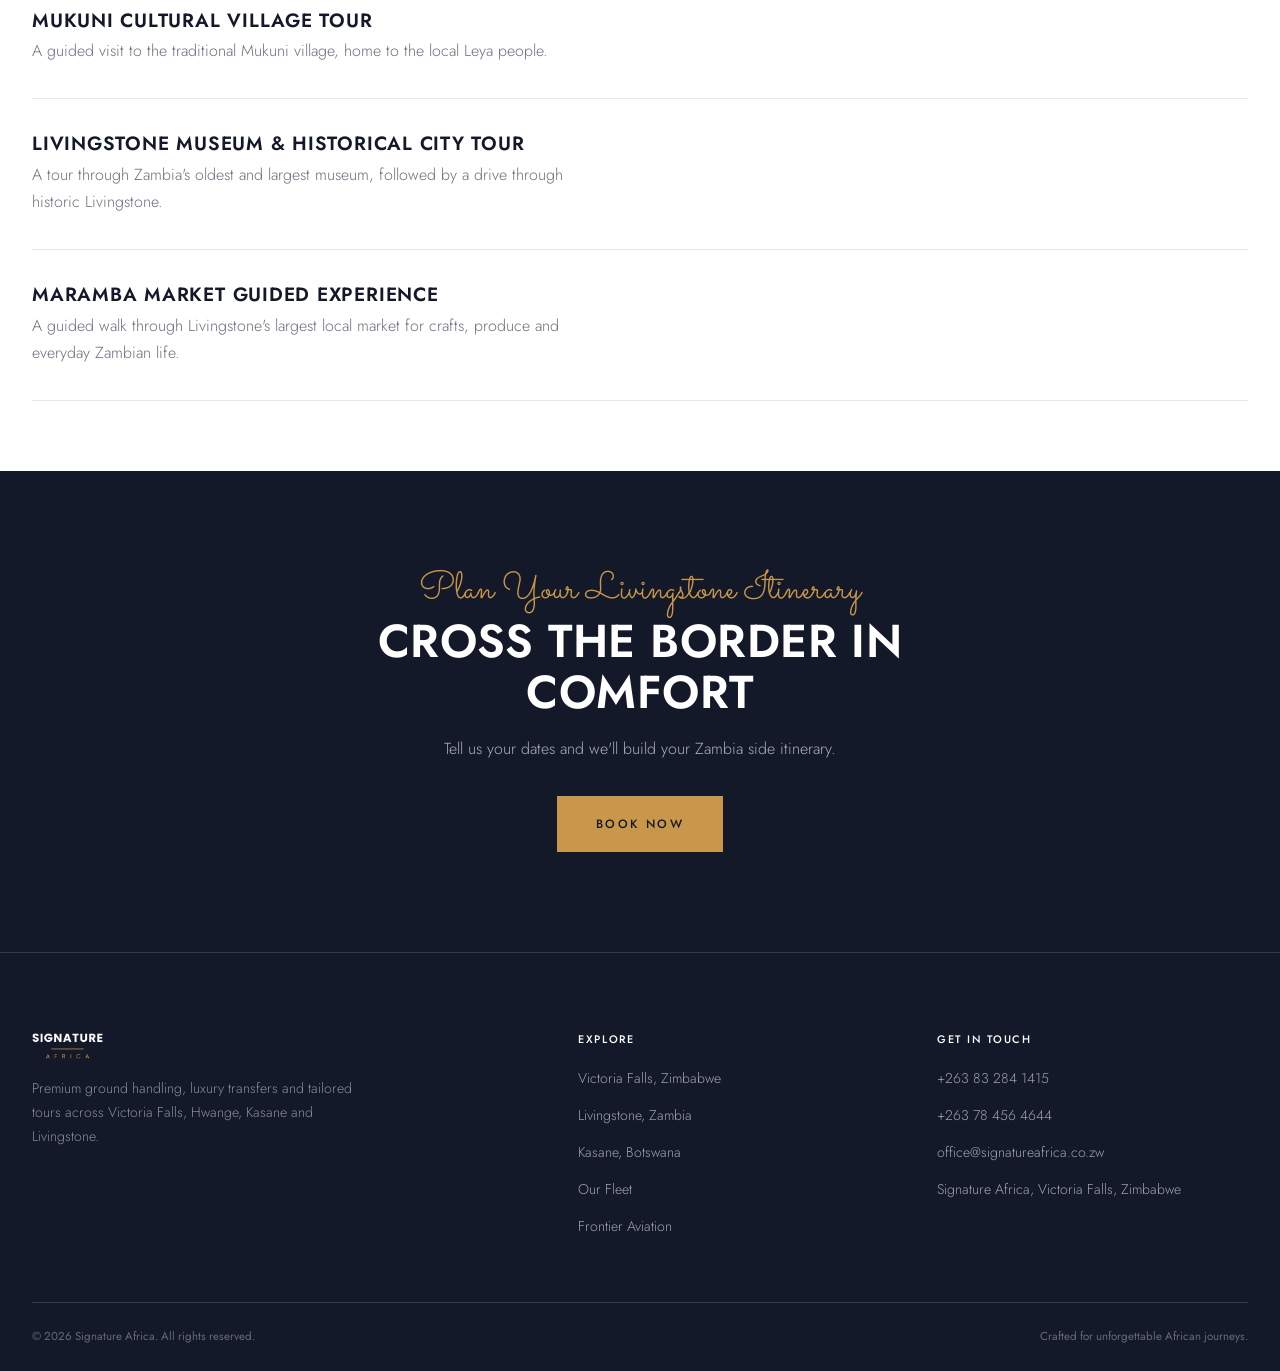
<file: livingstone.html>
<!doctype html>
<html lang="en">
<head>
<meta charset="UTF-8">
<meta name="viewport" content="width=device-width, initial-scale=1.0">
<title>Livingstone, Zambia | Signature Africa</title>
<meta name="description" content="VIP transfers, Devil's Pool, the Elephant Cafe, helicopter flights and cultural tours in Livingstone, Zambia.">
<link rel="canonical" href="https://signatureafrica.co.zw/livingstone.html">
<meta property="og:title" content="Livingstone, Zambia | Signature Africa">
<meta property="og:description" content="VIP transfers, Devil's Pool, the Elephant Cafe, helicopter flights and cultural tours in Livingstone, Zambia.">
<meta property="og:type" content="website">
<meta property="og:image" content="https://signatureafrica.co.zw/assets/img/hero-falls-rainbow.jpg">
<meta name="theme-color" content="#14192A">
<link rel="icon" href="assets/img/favicon.png" type="image/png">
<link rel="preconnect" href="https://fonts.googleapis.com">
<link rel="preconnect" href="https://fonts.gstatic.com" crossorigin>
<link href="https://fonts.googleapis.com/css2?family=Sacramento&family=Jost:wght@300;400;500;600;700&display=swap" rel="stylesheet">
<link rel="stylesheet" href="assets/css/style.css">
</head>
<body>
<header class="site-header">
  <div class="container">
    <a href="index.html" class="logo">
      <img src="assets/img/logo-white.png" alt="Signature Africa">
    </a>
    <nav class="nav-links">
      <a href="index.html" class="">Home</a>
<div class="nav-drop">
        <a href="victoria-falls.html" class="active">Tours &amp; Transfers<span class="nav-caret">&#9662;</span></a>
        <div class="nav-drop-menu"><a href="victoria-falls.html">Victoria Falls, Zimbabwe</a><a href="livingstone.html">Livingstone, Zambia</a><a href="kasane.html">Kasane, Botswana</a></div>
      </div>
<a href="fleet.html" class="">Fleet</a>
<div class="nav-drop">
        <a href="aviation.html" class="">Aviation<span class="nav-caret">&#9662;</span></a>
        <div class="nav-drop-menu"><a href="aviation.html#vip">VIP Airport Services</a><a href="aviation.html#charters">Private Charter Flights</a><a href="aviation.html#destinations">Destinations</a></div>
      </div>
<a href="contact.html" class="">Contact</a>

    </nav>
    <div class="nav-cta">
      <a href="#" class="btn btn-gold js-book-btn">Book Now</a>
    </div>
    <button class="nav-toggle" aria-label="Toggle menu">
      <span></span><span></span><span></span>
    </button>
  </div>
</header>

<section class="hero hero--page" style="background-image:url('assets/img/vf-viewpoint.jpg');">
  <div class="container">
    <div class="breadcrumb"><a href="index.html">Home</a> / Livingstone</div>
    <h1 data-key="livingstone.hero_heading">Livingstone, Zambia</h1>
    <p class="lead" data-key="livingstone.hero_text">Devil's Pool, Livingstone Island and the Zambian side of the Falls, VIP handling and unforgettable experiences across the border.</p>
  </div>
</section>

<section class="section" data-reveal>
  <div class="container">
    <div class="intro-split">
      <div>
        <span class="script" data-key="livingstone.intro_script">Zambia</span>
        <h2 data-key="livingstone.intro_heading">The Zambian Side Of The Smoke</h2>
      </div>
      <div>
        <p data-key="livingstone.intro_text">From tarmac welcomes at Harry Mwanga Nkumbula International Airport to a swim at the edge of the Falls on Livingstone Island, our Zambia operation mirrors the same VIP standard as Victoria Falls.</p>
      </div>
    </div>
  </div>
</section>

<section class="split" data-reveal>
  <div class="split-media">
    <img src="assets/img/vf-low-season.jpg" data-img-key="livingstone.g1_image" alt="Transfers &amp; Airport Handling">
  </div>
  <div class="split-copy">
    <span class="script" data-key="livingstone.g1_script">Arrive In Comfort</span>
    <h2 data-key="livingstone.g1_heading">Transfers & Airport Handling</h2>
    <p data-key="livingstone.g1_text">Priority handling on arrival, and comfortable transfers to your lodge or across the border.</p>
  </div>
</section>
<section class="section--tight" data-reveal>
  <div class="container">
    <div class="offer-list offer-list--plain offer-list--text">
      <div class="offer-row">
        <div class="offer-text">
          <h3 data-key="livingstone.g1_i1_name">VIP Meet &amp; Greet Assistance</h3>
          <p data-key="livingstone.g1_i1_text">Tarmac welcome at Harry Mwanga Nkumbula International Airport, with priority immigration support.</p>
        </div>
      </div>
      <div class="offer-row">
        <div class="offer-text">
          <h3 data-key="livingstone.g1_i2_name">Harry Mwanga Nkumbula International Airport (LVI) Transfers</h3>
          <p data-key="livingstone.g1_i2_text">Direct transfers between LVI and your accommodation in Livingstone.</p>
        </div>
      </div>
      <div class="offer-row">
        <div class="offer-text">
          <h3 data-key="livingstone.g1_i3_name">Kazungula &amp; Victoria Falls Border Crossing Transfers</h3>
          <p data-key="livingstone.g1_i3_text">Cross-border transfers with full assistance through immigration and customs formalities.</p>
        </div>
      </div>
      <div class="offer-row">
        <div class="offer-text">
          <h3 data-key="livingstone.g1_i4_name">Private Chauffeur &amp; Lodge Transfers</h3>
          <p data-key="livingstone.g1_i4_text">On-demand chauffeured transport between lodges, the town centre and key attractions.</p>
        </div>
      </div>
    </div>
  </div>
</section>
<section class="split reverse light" data-reveal>
  <div class="split-media">
    <img src="assets/img/vf-aerial.jpg" data-img-key="livingstone.g2_image" alt="Devil's Pool &amp; Livingstone Island">
  </div>
  <div class="split-copy">
    <span class="script" data-key="livingstone.g2_script">The Edge Of The Falls</span>
    <h2 data-key="livingstone.g2_heading">Devil's Pool & Livingstone Island</h2>
    <p data-key="livingstone.g2_text">A once-in-a-lifetime swim at the very lip of Victoria Falls, only accessible from the Zambian side.</p>
  </div>
</section>
<section class="section--tight section--cream" data-reveal>
  <div class="container">
    <div class="offer-list offer-list--plain offer-list--text">
      <div class="offer-row">
        <div class="offer-text">
          <h3 data-key="livingstone.g2_i1_name">Livingstone Island Morning Breeze Tour</h3>
          <p data-key="livingstone.g2_i1_text">An early boat transfer to Livingstone Island with breakfast, before the day's crowds arrive.</p>
        </div>
      </div>
      <div class="offer-row">
        <div class="offer-text">
          <h3 data-key="livingstone.g2_i2_name">Livingstone Island High Tea / Lunch &amp; Devil's Pool Swim</h3>
          <p data-key="livingstone.g2_i2_text">A guided swim in Devil's Pool followed by high tea or a plated lunch overlooking the Falls.</p>
        </div>
      </div>
      <div class="offer-row">
        <div class="offer-text">
          <h3 data-key="livingstone.g2_i3_name">Angel's Pool Swim (Seasonal Low Water Alternative)</h3>
          <p data-key="livingstone.g2_i3_text">A gentler pool-edge swim available during lower water months, when Devil's Pool isn't accessible.</p>
        </div>
      </div>
    </div>
  </div>
</section>
<section class="split" data-reveal>
  <div class="split-media">
    <img src="assets/img/elephant-art-safari.jpg" data-img-key="livingstone.g3_image" alt="Elephant Cafe">
  </div>
  <div class="split-copy">
    <span class="script" data-key="livingstone.g3_script">Gentle Giants</span>
    <h2 data-key="livingstone.g3_heading">Elephant Cafe</h2>
    <p data-key="livingstone.g3_text">Fine dining alongside a herd of rescued elephants at their riverside sanctuary.</p>
  </div>
</section>
<section class="section--tight" data-reveal>
  <div class="container">
    <div class="offer-list offer-list--plain offer-list--text">
      <div class="offer-row">
        <div class="offer-text">
          <h3 data-key="livingstone.g3_i1_name">Elephant Cafe Fine Dining &amp; Sanctuary Experience</h3>
          <p data-key="livingstone.g3_i1_text">A guided visit to the sanctuary followed by a plated meal in the company of the resident elephant herd.</p>
        </div>
      </div>
      <div class="offer-row">
        <div class="offer-text">
          <h3 data-key="livingstone.g3_i2_name">Speedboat Transfer &amp; Dining Package</h3>
          <p data-key="livingstone.g3_i2_text">A scenic speedboat transfer along the Zambezi combined with the Elephant Cafe dining experience.</p>
        </div>
      </div>
    </div>
  </div>
</section>
<section class="split reverse light" data-reveal>
  <div class="split-media">
    <img src="assets/img/helicopter-flight-2.jpg" data-img-key="livingstone.g4_image" alt="Helicopter Flights">
  </div>
  <div class="split-copy">
    <span class="script" data-key="livingstone.g4_script">Take To The Sky</span>
    <h2 data-key="livingstone.g4_heading">Helicopter Flights</h2>
    <p data-key="livingstone.g4_text">The same spectacular aerial views of the Falls, departing from the Zambian side.</p>
  </div>
</section>
<section class="section--tight section--cream" data-reveal>
  <div class="container">
    <div class="offer-list offer-list--plain offer-list--text">
      <div class="offer-row">
        <div class="offer-text">
          <h3 data-key="livingstone.g4_i1_name">Livingstone Victoria Falls Helicopter Scenic Flight</h3>
          <p data-key="livingstone.g4_i1_text">A scenic loop over the Falls and gorges, departing from Livingstone.</p>
        </div>
      </div>
      <div class="offer-row">
        <div class="offer-text">
          <h3 data-key="livingstone.g4_i2_name">Victoria Falls &amp; Batoka Gorge Flight</h3>
          <p data-key="livingstone.g4_i2_text">An extended flight over both the Falls and the dramatic Batoka Gorge below.</p>
        </div>
      </div>
    </div>
  </div>
</section>
<section class="split" data-reveal>
  <div class="split-media">
    <img src="assets/img/chinotimba-township-2.jpg" data-img-key="livingstone.g5_image" alt="Culture">
  </div>
  <div class="split-copy">
    <span class="script" data-key="livingstone.g5_script">Local Life</span>
    <h2 data-key="livingstone.g5_heading">Culture</h2>
    <p data-key="livingstone.g5_text">Guided time in Livingstone's living history and community life, beyond the riverfront lodges.</p>
  </div>
</section>
<section class="section--tight" data-reveal>
  <div class="container">
    <div class="offer-list offer-list--plain offer-list--text">
      <div class="offer-row">
        <div class="offer-text">
          <h3 data-key="livingstone.g5_i1_name">Mukuni Cultural Village Tour</h3>
          <p data-key="livingstone.g5_i1_text">A guided visit to the traditional Mukuni village, home to the local Leya people.</p>
        </div>
      </div>
      <div class="offer-row">
        <div class="offer-text">
          <h3 data-key="livingstone.g5_i2_name">Livingstone Museum &amp; Historical City Tour</h3>
          <p data-key="livingstone.g5_i2_text">A tour through Zambia's oldest and largest museum, followed by a drive through historic Livingstone.</p>
        </div>
      </div>
      <div class="offer-row">
        <div class="offer-text">
          <h3 data-key="livingstone.g5_i3_name">Maramba Market Guided Experience</h3>
          <p data-key="livingstone.g5_i3_text">A guided walk through Livingstone's largest local market for crafts, produce and everyday Zambian life.</p>
        </div>
      </div>
    </div>
  </div>
</section>

<section class="cta-band" data-reveal>
  <div class="container">
    <span class="script">Plan Your Livingstone Itinerary</span>
    <h2>Cross The Border In Comfort</h2>
    <p>Tell us your dates and we'll build your Zambia side itinerary.</p>
    <a href="#" class="btn btn-gold js-book-btn">Book Now</a>
  </div>
</section>
<footer class="site-footer">
  <div class="container">
    <div class="footer-grid">
      <div class="footer-col">
        <img src="assets/img/logo-white.png" alt="Signature Africa">
        <p data-key="global.footer_blurb">Premium ground handling, luxury transfers and tailored tours across Victoria Falls, Hwange, Kasane and Livingstone.</p>
      </div>
      <div class="footer-col">
        <h4>Explore</h4>
        <ul>
          <li><a href="victoria-falls.html">Victoria Falls, Zimbabwe</a></li>
          <li><a href="livingstone.html">Livingstone, Zambia</a></li>
          <li><a href="kasane.html">Kasane, Botswana</a></li>
          <li><a href="fleet.html">Our Fleet</a></li>
          <li><a href="aviation.html">Frontier Aviation</a></li>
        </ul>
      </div>
      <div class="footer-col">
        <h4>Get In Touch</h4>
        <ul>
          <li><a href="tel:+263832841415" data-key="global.phone_office">+263 83 284 1415</a></li>
          <li><a href="tel:+263784564644" data-key="global.phone_cell">+263 78 456 4644</a></li>
          <li><a href="mailto:office@signatureafrica.co.zw" data-key="global.email">office@signatureafrica.co.zw</a></li>
          <li><a href="contact.html" data-key="global.address">Signature Africa, Victoria Falls, Zimbabwe</a></li>
        </ul>
      </div>
    </div>
    <div class="footer-bottom">
      <span>&copy; <span id="year"></span> Signature Africa. All rights reserved.</span>
      <span>Crafted for unforgettable African journeys.</span>
    </div>
  </div>
</footer>
<a href="https://wa.me/263784564644" class="wa-float" target="_blank" rel="noopener" aria-label="Chat on WhatsApp">&#9742;</a>
<script src="assets/js/content.js"></script>
<script src="assets/js/main.js"></script>
<script src="https://identity.netlify.com/v1/netlify-identity-widget.js"></script>
<script>
  // Invite/reset-password emails link to the homepage with a token in the
  // URL hash. Bounce straight to the editor so the widget can pick it up
  // and show the "set your password" form.
  if (window.netlifyIdentity && /invite_token=|recovery_token=|confirmation_token=/.test(window.location.hash)) {
    window.location.replace("/admin/" + window.location.hash);
  }
</script>
</body>
</html>
</file>
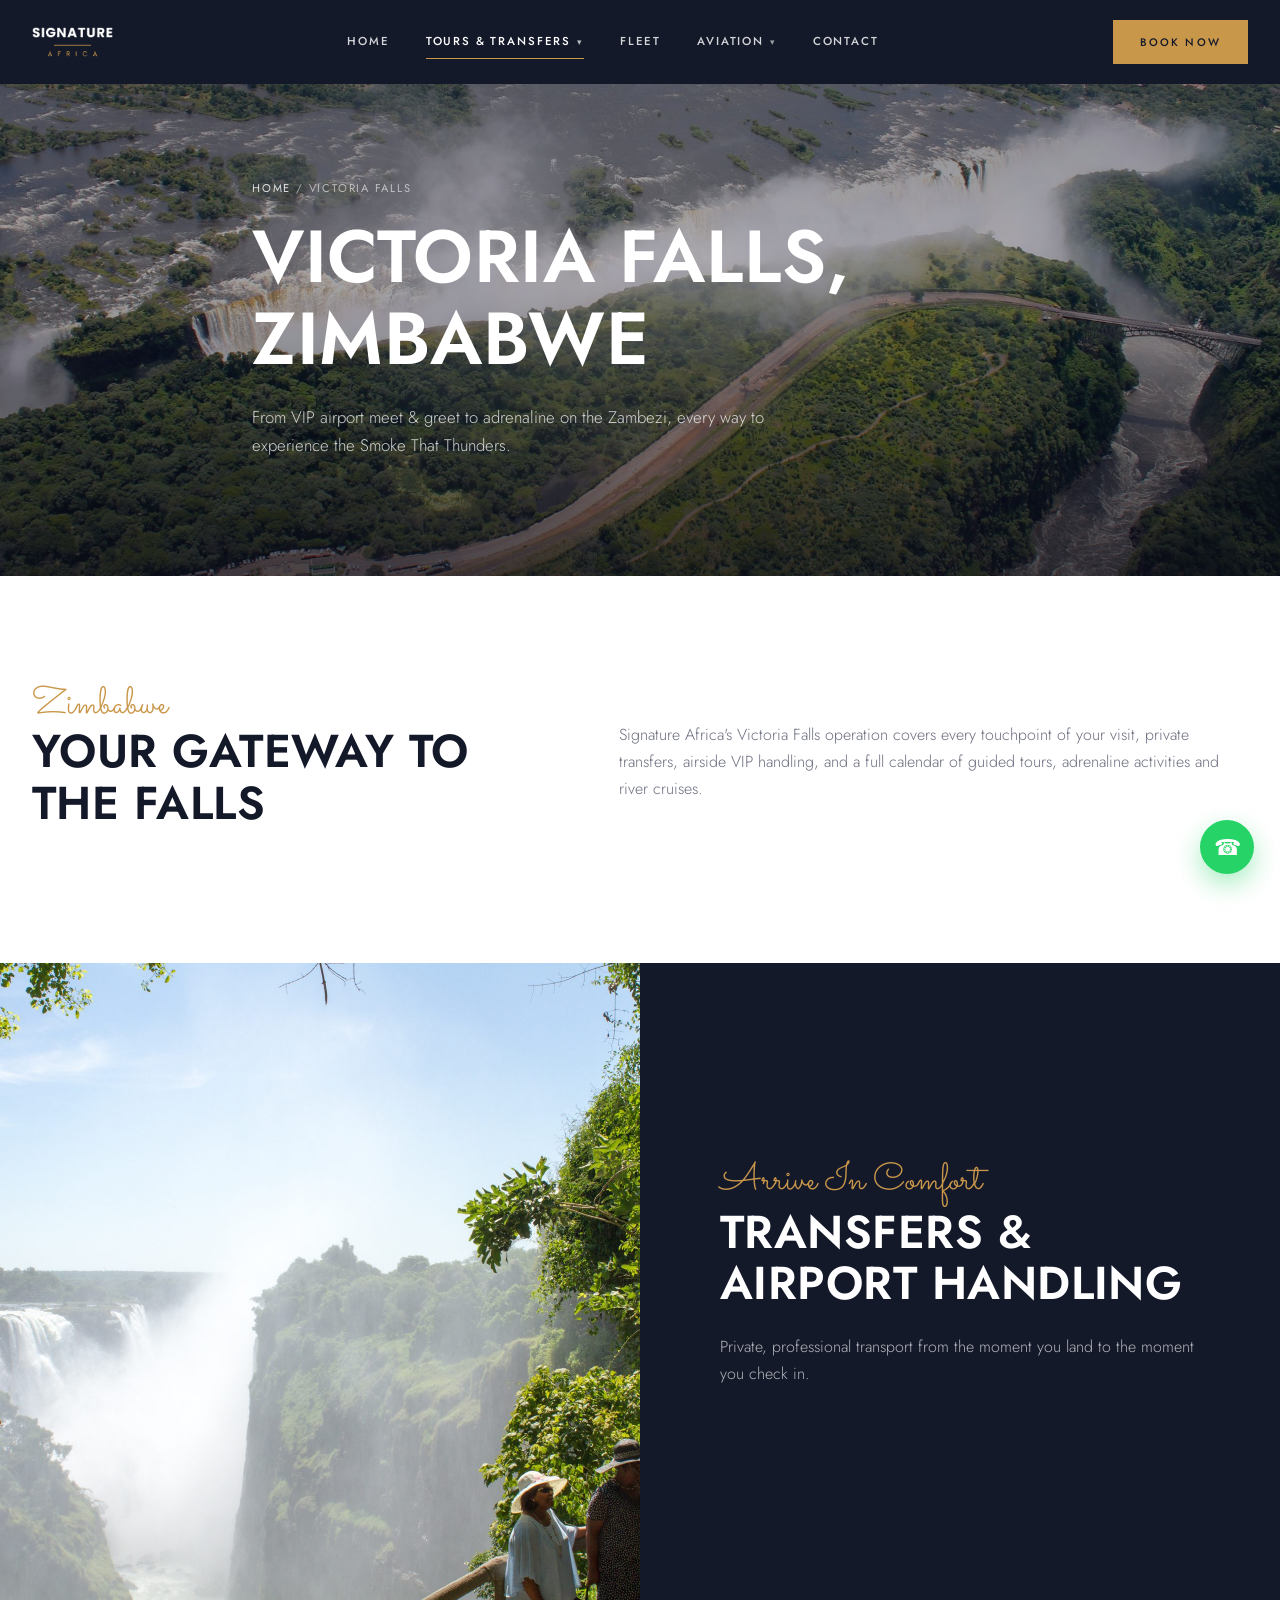
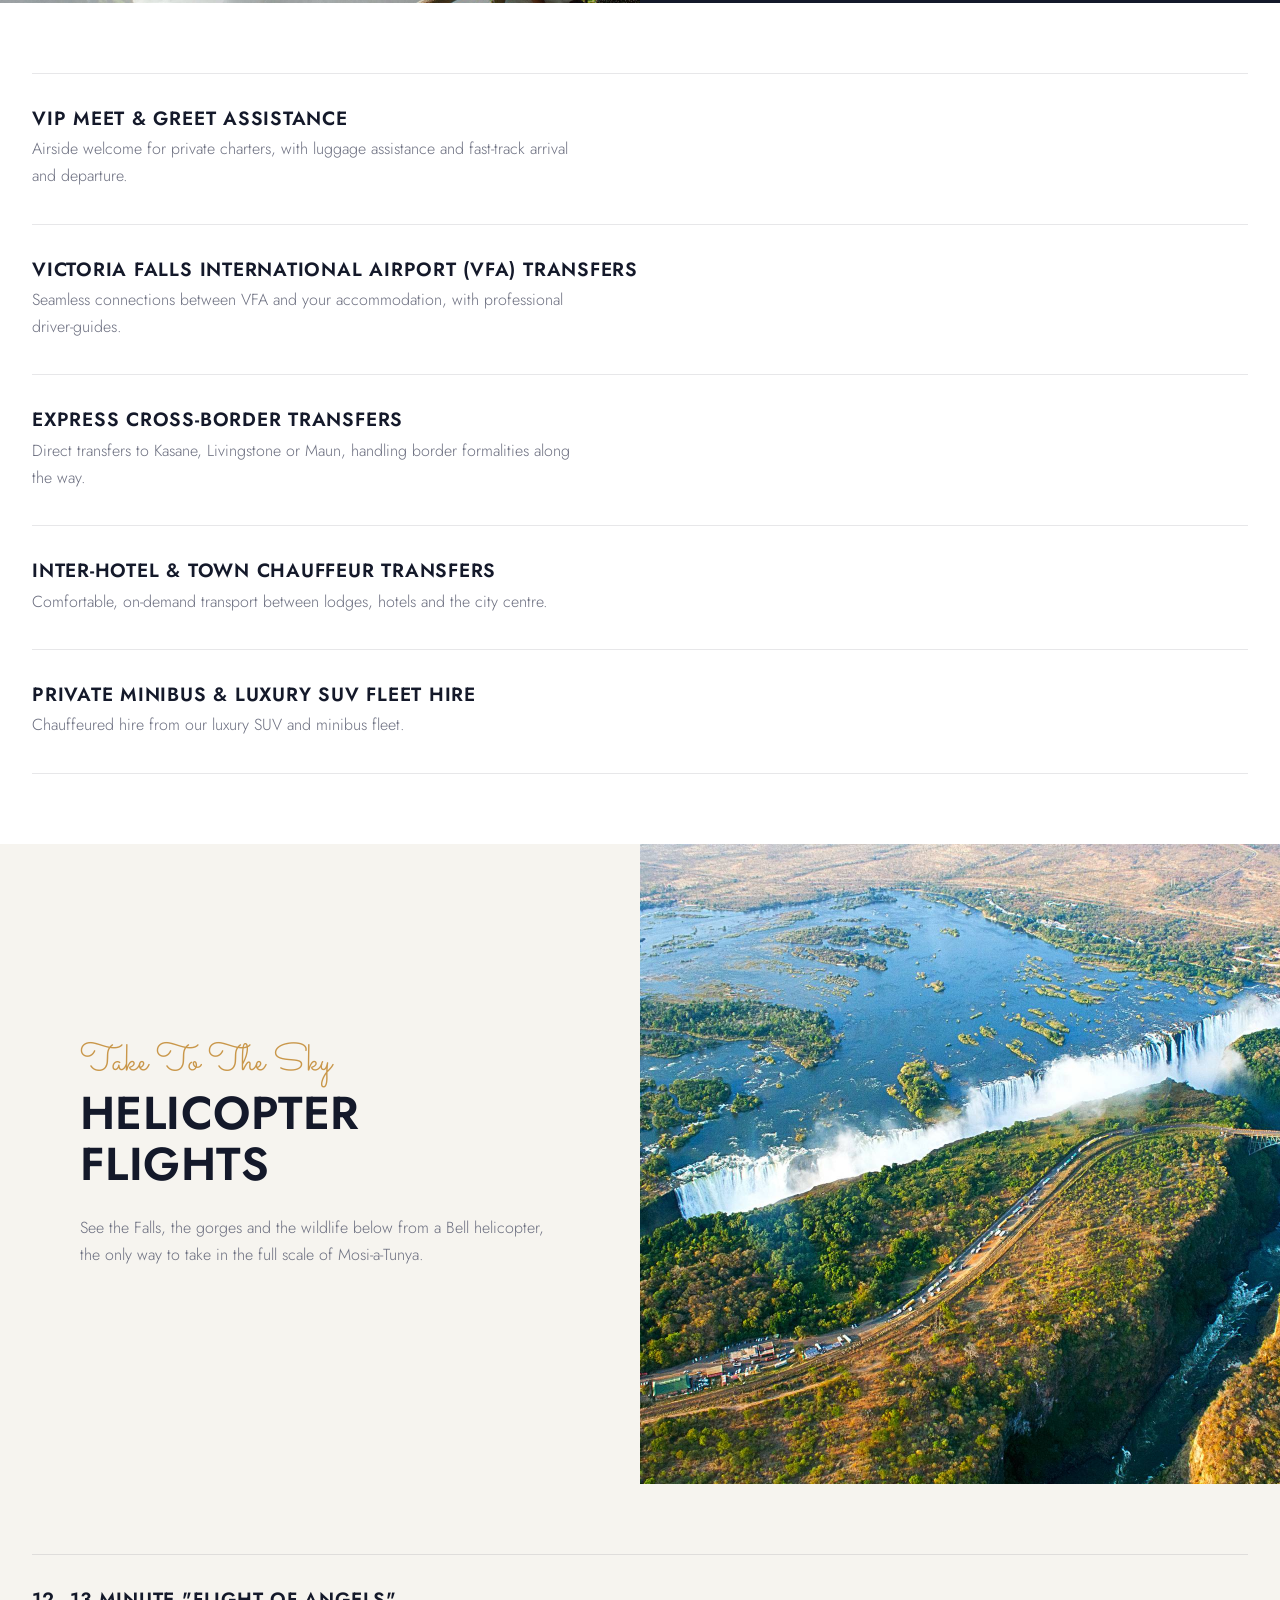
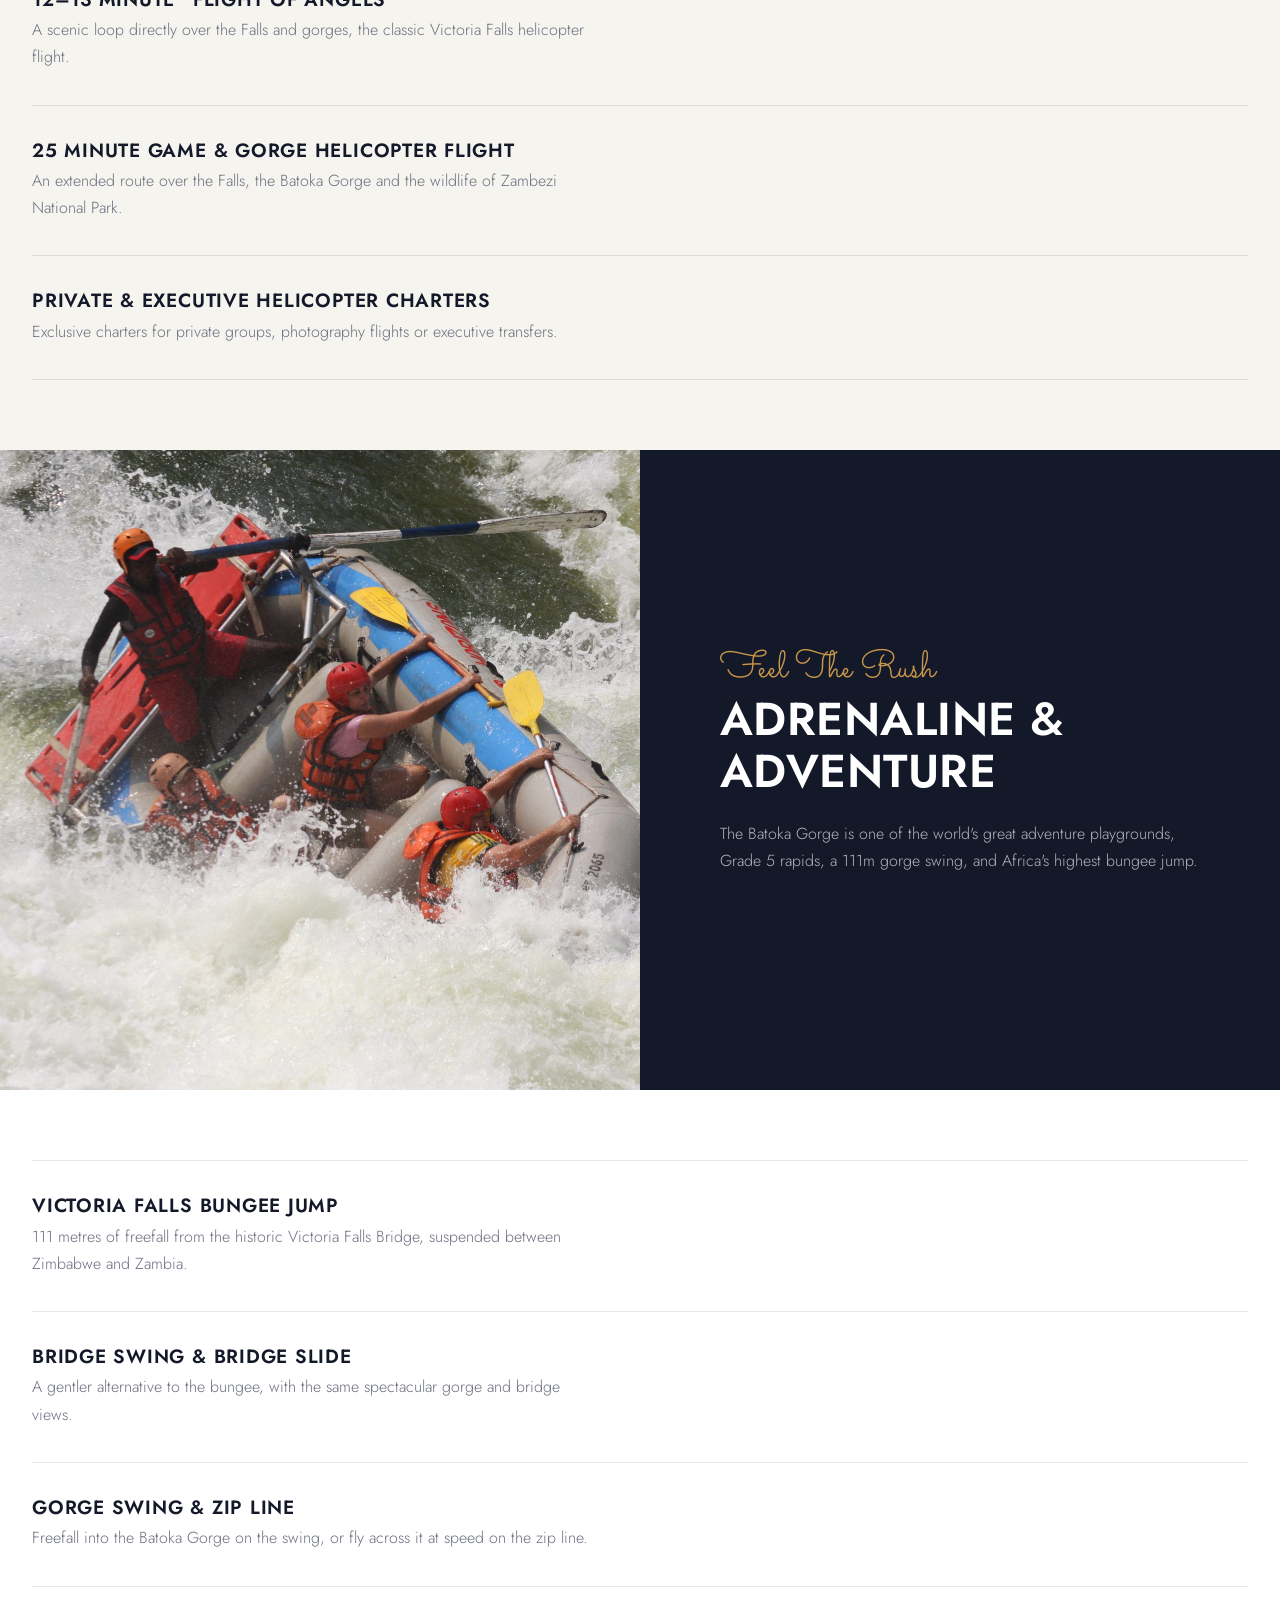
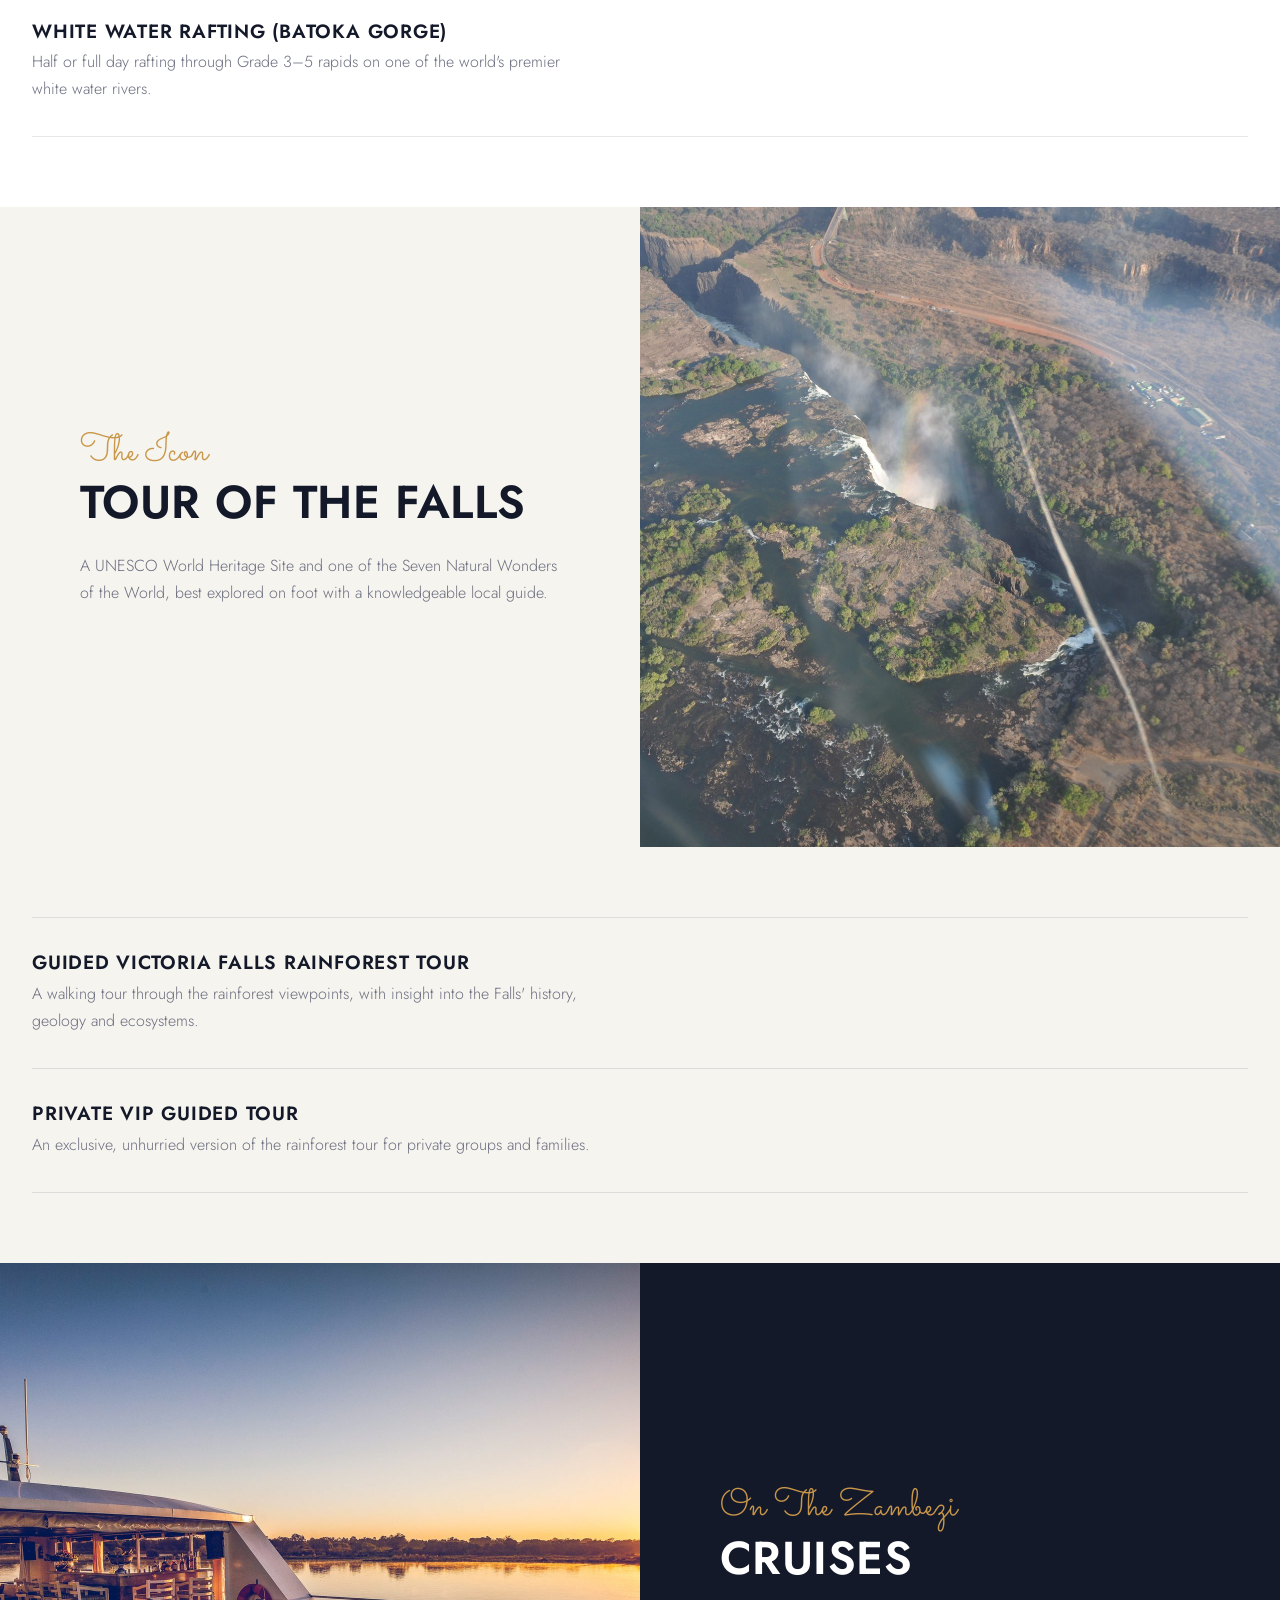
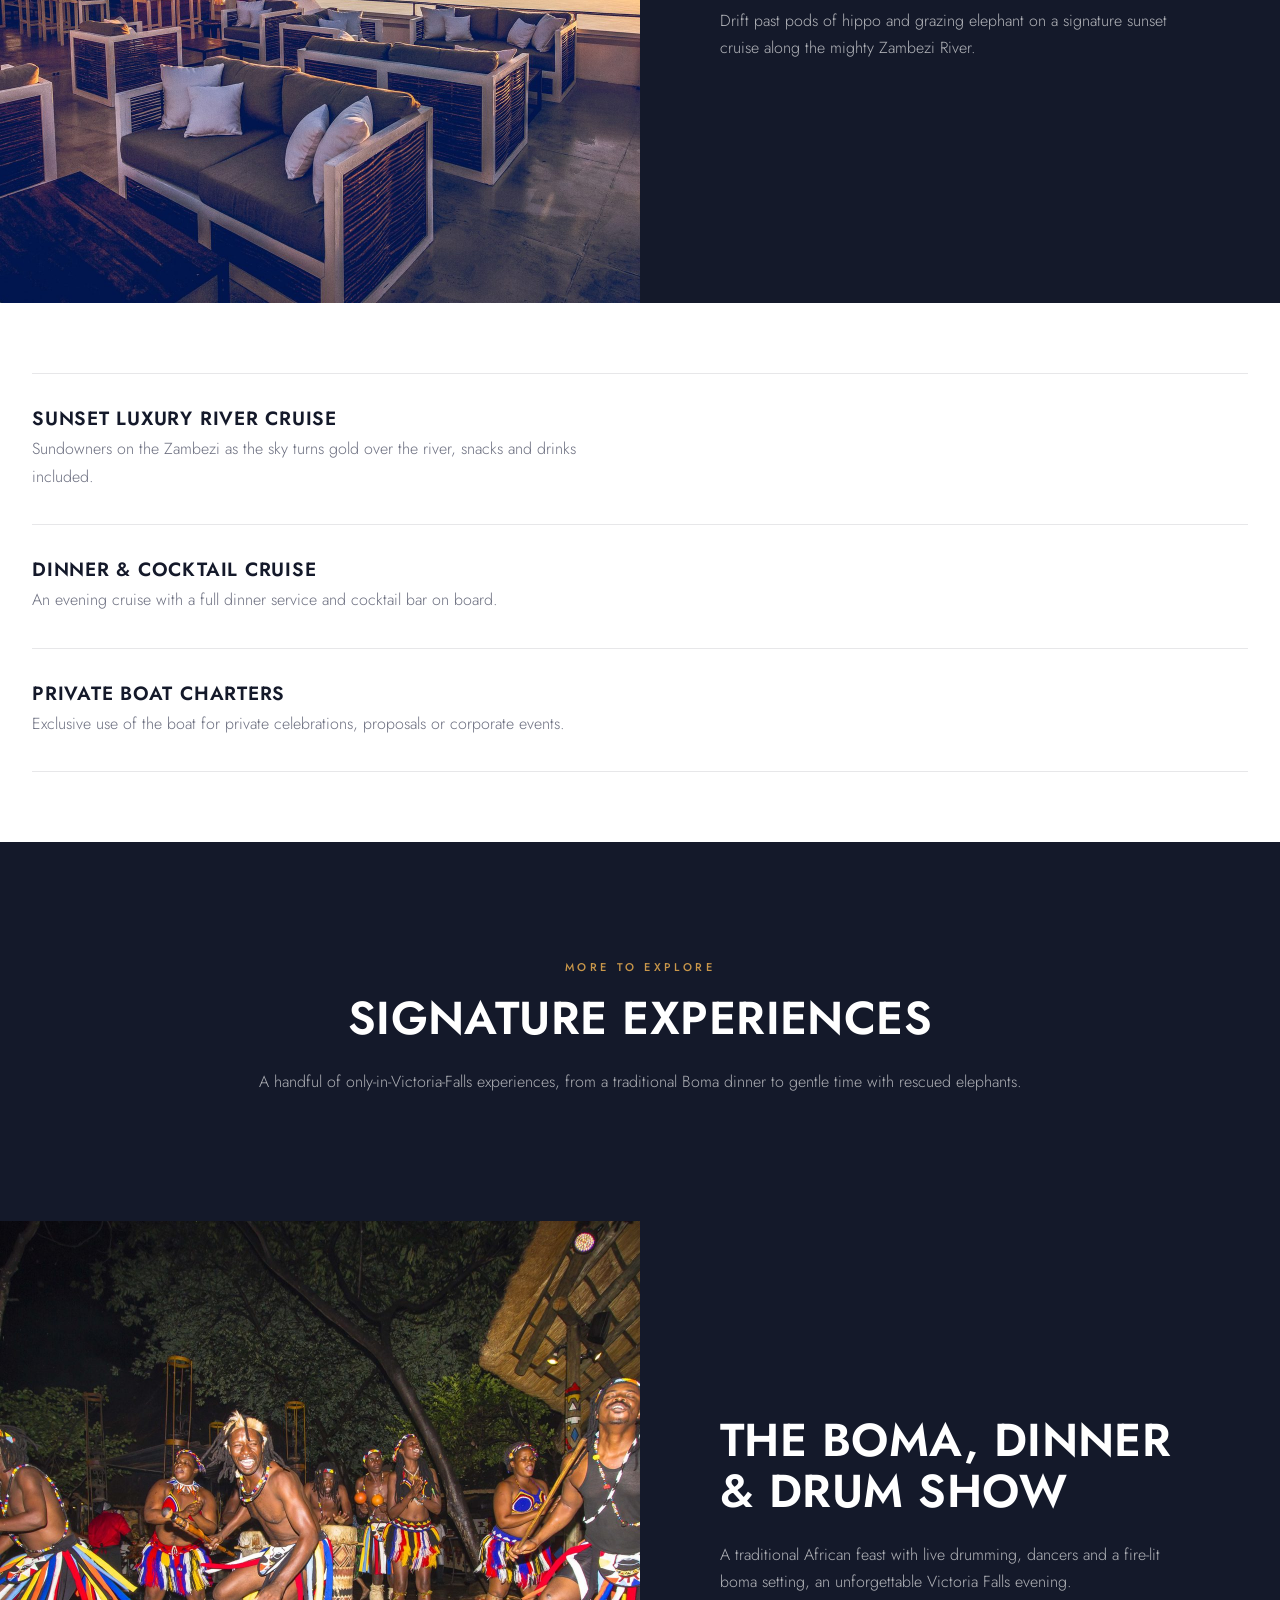
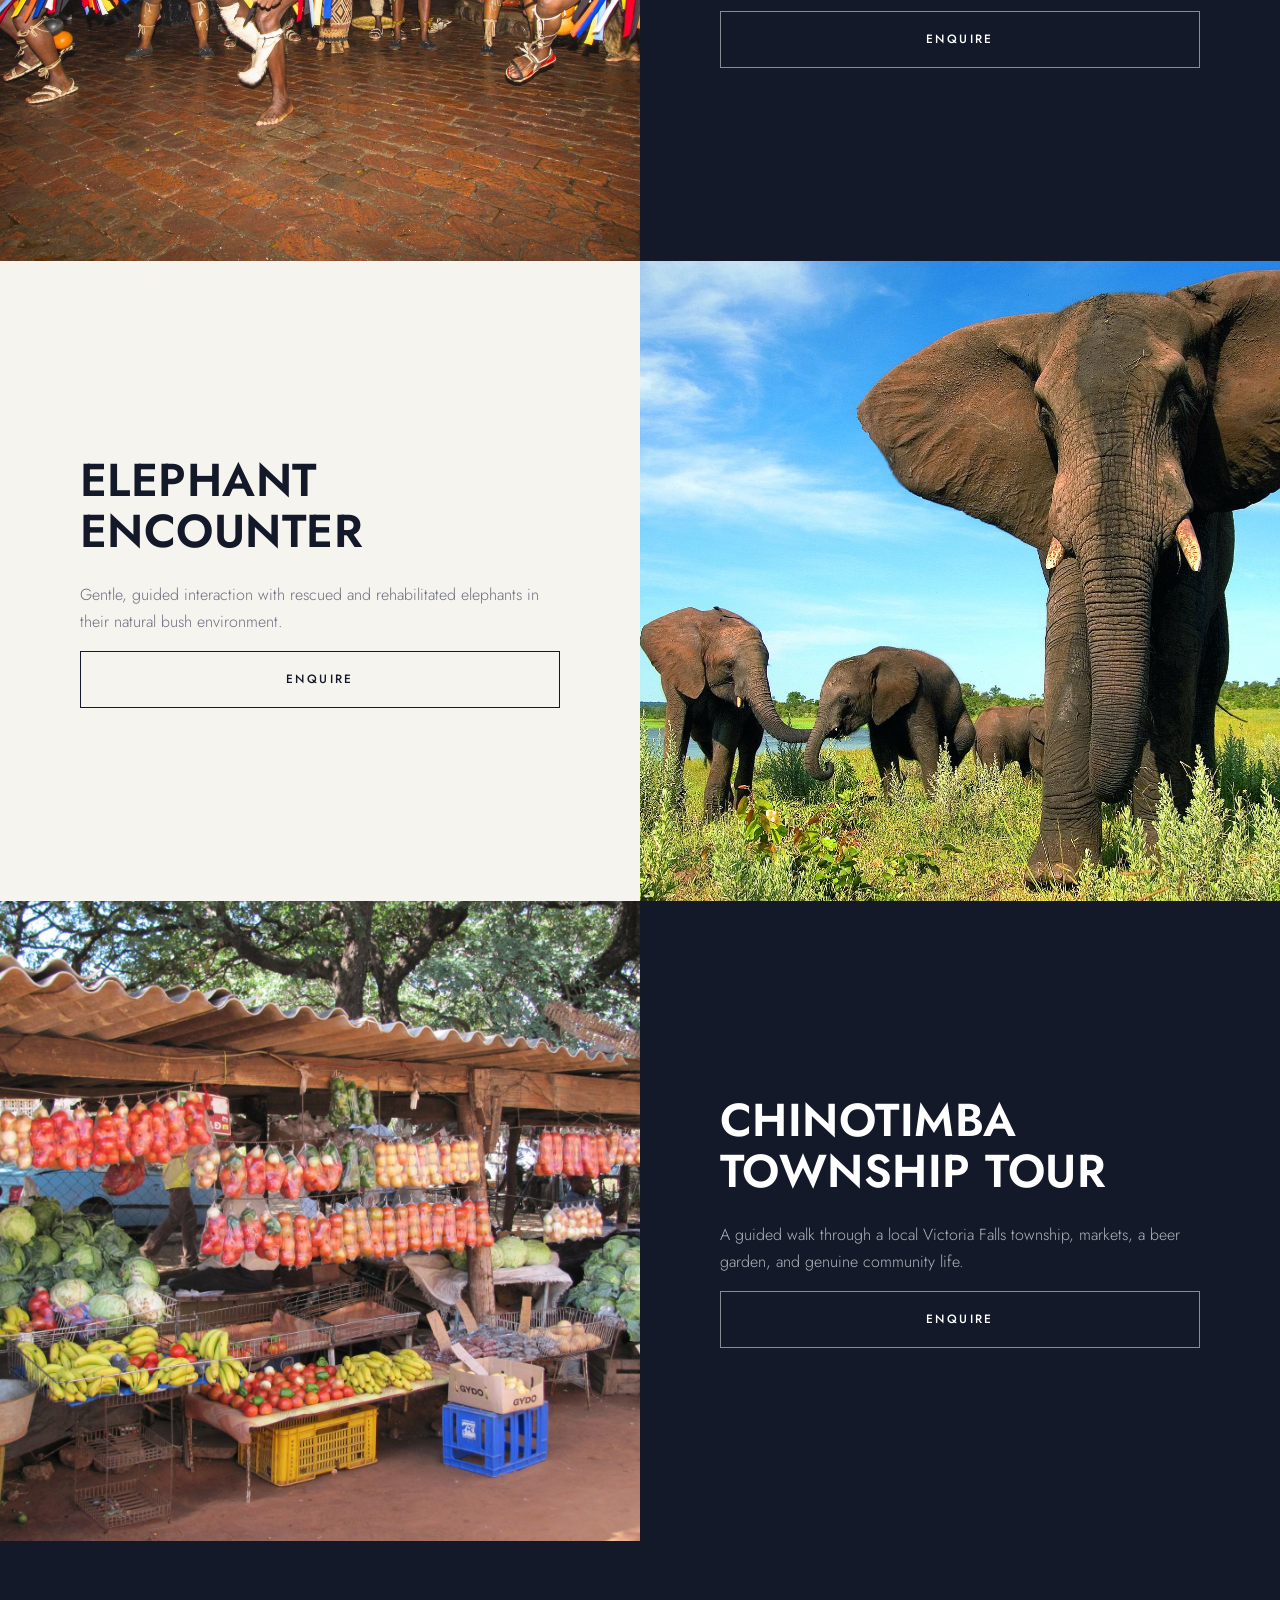
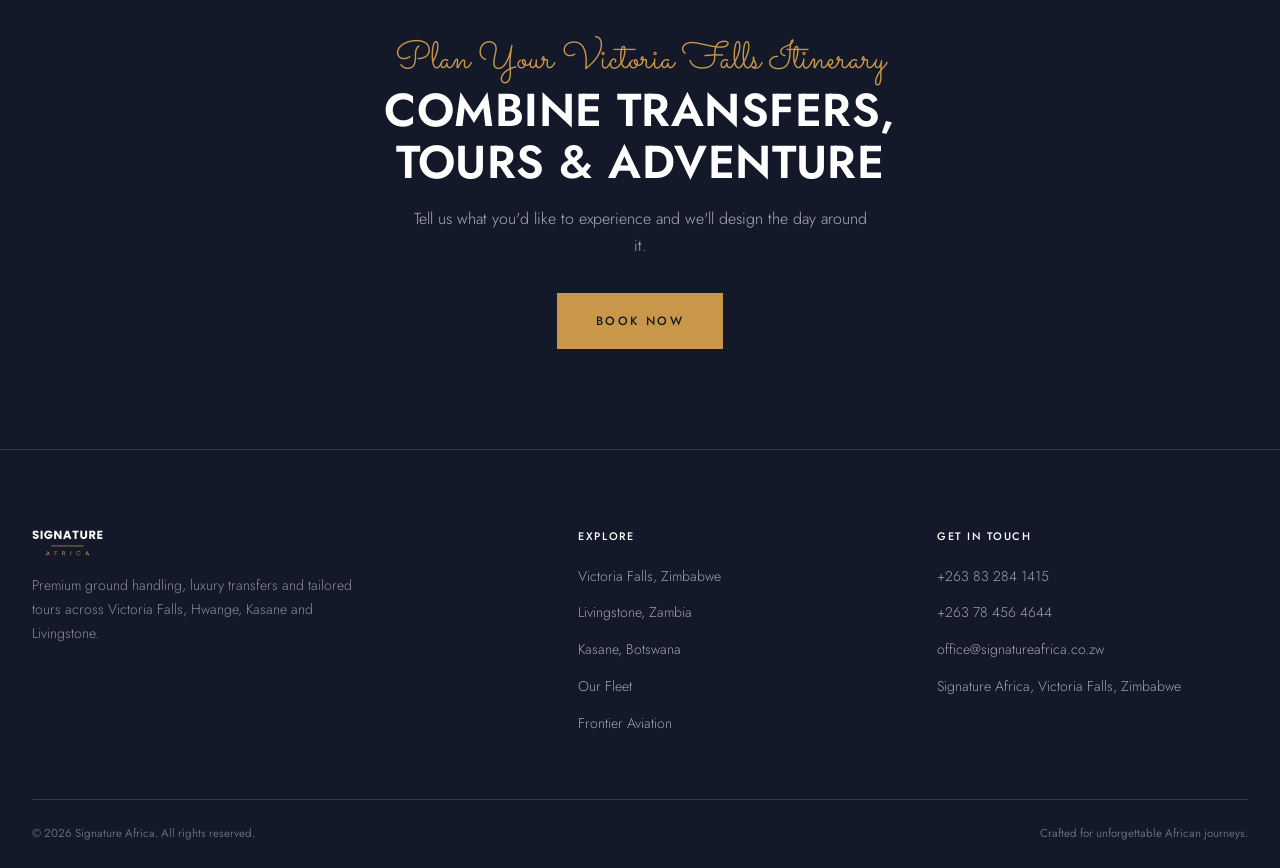
<file: victoria-falls.html>
<!doctype html>
<html lang="en">
<head>
<meta charset="UTF-8">
<meta name="viewport" content="width=device-width, initial-scale=1.0">
<title>Victoria Falls, Zimbabwe | Signature Africa</title>
<meta name="description" content="VIP transfers, helicopter flights, adrenaline activities, guided Falls tours and Zambezi cruises in Victoria Falls, Zimbabwe.">
<link rel="canonical" href="https://signatureafrica.co.zw/victoria-falls.html">
<meta property="og:title" content="Victoria Falls, Zimbabwe | Signature Africa">
<meta property="og:description" content="VIP transfers, helicopter flights, adrenaline activities, guided Falls tours and Zambezi cruises in Victoria Falls, Zimbabwe.">
<meta property="og:type" content="website">
<meta property="og:image" content="https://signatureafrica.co.zw/assets/img/hero-falls-rainbow.jpg">
<meta name="theme-color" content="#14192A">
<link rel="icon" href="assets/img/favicon.png" type="image/png">
<link rel="preconnect" href="https://fonts.googleapis.com">
<link rel="preconnect" href="https://fonts.gstatic.com" crossorigin>
<link href="https://fonts.googleapis.com/css2?family=Sacramento&family=Jost:wght@300;400;500;600;700&display=swap" rel="stylesheet">
<link rel="stylesheet" href="assets/css/style.css">
</head>
<body>
<header class="site-header">
  <div class="container">
    <a href="index.html" class="logo">
      <img src="assets/img/logo-white.png" alt="Signature Africa">
    </a>
    <nav class="nav-links">
      <a href="index.html" class="">Home</a>
<div class="nav-drop">
        <a href="victoria-falls.html" class="active">Tours &amp; Transfers<span class="nav-caret">&#9662;</span></a>
        <div class="nav-drop-menu"><a href="victoria-falls.html">Victoria Falls, Zimbabwe</a><a href="livingstone.html">Livingstone, Zambia</a><a href="kasane.html">Kasane, Botswana</a></div>
      </div>
<a href="fleet.html" class="">Fleet</a>
<div class="nav-drop">
        <a href="aviation.html" class="">Aviation<span class="nav-caret">&#9662;</span></a>
        <div class="nav-drop-menu"><a href="aviation.html#vip">VIP Airport Services</a><a href="aviation.html#charters">Private Charter Flights</a><a href="aviation.html#destinations">Destinations</a></div>
      </div>
<a href="contact.html" class="">Contact</a>

    </nav>
    <div class="nav-cta">
      <a href="#" class="btn btn-gold js-book-btn">Book Now</a>
    </div>
    <button class="nav-toggle" aria-label="Toggle menu">
      <span></span><span></span><span></span>
    </button>
  </div>
</header>

<section class="hero hero--page" style="background-image:url('assets/img/vf-high-water.jpg');">
  <div class="container">
    <div class="breadcrumb"><a href="index.html">Home</a> / Victoria Falls</div>
    <h1 data-key="victoria_falls.hero_heading">Victoria Falls, Zimbabwe</h1>
    <p class="lead" data-key="victoria_falls.hero_text">From VIP airport meet & greet to adrenaline on the Zambezi, every way to experience the Smoke That Thunders.</p>
  </div>
</section>

<section class="section" data-reveal>
  <div class="container">
    <div class="intro-split">
      <div>
        <span class="script" data-key="victoria_falls.intro_script">Zimbabwe</span>
        <h2 data-key="victoria_falls.intro_heading">Your Gateway To The Falls</h2>
      </div>
      <div>
        <p data-key="victoria_falls.intro_text">Signature Africa's Victoria Falls operation covers every touchpoint of your visit, private transfers, airside VIP handling, and a full calendar of guided tours, adrenaline activities and river cruises.</p>
      </div>
    </div>
  </div>
</section>

<section class="split" data-reveal>
  <div class="split-media">
    <img src="assets/img/vf-viewpoint.jpg" data-img-key="victoria_falls.g1_image" alt="Transfers &amp; Airport Handling">
  </div>
  <div class="split-copy">
    <span class="script" data-key="victoria_falls.g1_script">Arrive In Comfort</span>
    <h2 data-key="victoria_falls.g1_heading">Transfers & Airport Handling</h2>
    <p data-key="victoria_falls.g1_text">Private, professional transport from the moment you land to the moment you check in.</p>
  </div>
</section>
<section class="section--tight" data-reveal>
  <div class="container">
    <div class="offer-list offer-list--plain offer-list--text">
      <div class="offer-row">
        <div class="offer-text">
          <h3 data-key="victoria_falls.g1_i1_name">VIP Meet &amp; Greet Assistance</h3>
          <p data-key="victoria_falls.g1_i1_text">Airside welcome for private charters, with luggage assistance and fast-track arrival and departure.</p>
        </div>
      </div>
      <div class="offer-row">
        <div class="offer-text">
          <h3 data-key="victoria_falls.g1_i2_name">Victoria Falls International Airport (VFA) Transfers</h3>
          <p data-key="victoria_falls.g1_i2_text">Seamless connections between VFA and your accommodation, with professional driver-guides.</p>
        </div>
      </div>
      <div class="offer-row">
        <div class="offer-text">
          <h3 data-key="victoria_falls.g1_i3_name">Express Cross-Border Transfers</h3>
          <p data-key="victoria_falls.g1_i3_text">Direct transfers to Kasane, Livingstone or Maun, handling border formalities along the way.</p>
        </div>
      </div>
      <div class="offer-row">
        <div class="offer-text">
          <h3 data-key="victoria_falls.g1_i4_name">Inter-Hotel &amp; Town Chauffeur Transfers</h3>
          <p data-key="victoria_falls.g1_i4_text">Comfortable, on-demand transport between lodges, hotels and the city centre.</p>
        </div>
      </div>
      <div class="offer-row">
        <div class="offer-text">
          <h3 data-key="victoria_falls.g1_i5_name">Private Minibus &amp; Luxury SUV Fleet Hire</h3>
          <p data-key="victoria_falls.g1_i5_text">Chauffeured hire from our luxury SUV and minibus fleet.</p>
        </div>
      </div>
    </div>
  </div>
</section>
<section class="split reverse light" data-reveal>
  <div class="split-media">
    <img src="assets/img/helicopter-flight-1.jpg" data-img-key="victoria_falls.g2_image" alt="Helicopter Flights">
  </div>
  <div class="split-copy">
    <span class="script" data-key="victoria_falls.g2_script">Take To The Sky</span>
    <h2 data-key="victoria_falls.g2_heading">Helicopter Flights</h2>
    <p data-key="victoria_falls.g2_text">See the Falls, the gorges and the wildlife below from a Bell helicopter, the only way to take in the full scale of Mosi-a-Tunya.</p>
  </div>
</section>
<section class="section--tight section--cream" data-reveal>
  <div class="container">
    <div class="offer-list offer-list--plain offer-list--text">
      <div class="offer-row">
        <div class="offer-text">
          <h3 data-key="victoria_falls.g2_i1_name">12–13 Minute "Flight Of Angels"</h3>
          <p data-key="victoria_falls.g2_i1_text">A scenic loop directly over the Falls and gorges, the classic Victoria Falls helicopter flight.</p>
        </div>
      </div>
      <div class="offer-row">
        <div class="offer-text">
          <h3 data-key="victoria_falls.g2_i2_name">25 Minute Game &amp; Gorge Helicopter Flight</h3>
          <p data-key="victoria_falls.g2_i2_text">An extended route over the Falls, the Batoka Gorge and the wildlife of Zambezi National Park.</p>
        </div>
      </div>
      <div class="offer-row">
        <div class="offer-text">
          <h3 data-key="victoria_falls.g2_i3_name">Private &amp; Executive Helicopter Charters</h3>
          <p data-key="victoria_falls.g2_i3_text">Exclusive charters for private groups, photography flights or executive transfers.</p>
        </div>
      </div>
    </div>
  </div>
</section>
<section class="split" data-reveal>
  <div class="split-media">
    <img src="assets/img/rafting-1.jpg" data-img-key="victoria_falls.g3_image" alt="Adrenaline &amp; Adventure">
  </div>
  <div class="split-copy">
    <span class="script" data-key="victoria_falls.g3_script">Feel The Rush</span>
    <h2 data-key="victoria_falls.g3_heading">Adrenaline & Adventure</h2>
    <p data-key="victoria_falls.g3_text">The Batoka Gorge is one of the world's great adventure playgrounds, Grade 5 rapids, a 111m gorge swing, and Africa's highest bungee jump.</p>
  </div>
</section>
<section class="section--tight" data-reveal>
  <div class="container">
    <div class="offer-list offer-list--plain offer-list--text">
      <div class="offer-row">
        <div class="offer-text">
          <h3 data-key="victoria_falls.g3_i1_name">Victoria Falls Bungee Jump</h3>
          <p data-key="victoria_falls.g3_i1_text">111 metres of freefall from the historic Victoria Falls Bridge, suspended between Zimbabwe and Zambia.</p>
        </div>
      </div>
      <div class="offer-row">
        <div class="offer-text">
          <h3 data-key="victoria_falls.g3_i2_name">Bridge Swing &amp; Bridge Slide</h3>
          <p data-key="victoria_falls.g3_i2_text">A gentler alternative to the bungee, with the same spectacular gorge and bridge views.</p>
        </div>
      </div>
      <div class="offer-row">
        <div class="offer-text">
          <h3 data-key="victoria_falls.g3_i3_name">Gorge Swing &amp; Zip Line</h3>
          <p data-key="victoria_falls.g3_i3_text">Freefall into the Batoka Gorge on the swing, or fly across it at speed on the zip line.</p>
        </div>
      </div>
      <div class="offer-row">
        <div class="offer-text">
          <h3 data-key="victoria_falls.g3_i4_name">White Water Rafting (Batoka Gorge)</h3>
          <p data-key="victoria_falls.g3_i4_text">Half or full day rafting through Grade 3–5 rapids on one of the world's premier white water rivers.</p>
        </div>
      </div>
    </div>
  </div>
</section>
<section class="split reverse light" data-reveal>
  <div class="split-media">
    <img src="assets/img/vf-low-season.jpg" data-img-key="victoria_falls.g4_image" alt="Tour Of The Falls">
  </div>
  <div class="split-copy">
    <span class="script" data-key="victoria_falls.g4_script">The Icon</span>
    <h2 data-key="victoria_falls.g4_heading">Tour Of The Falls</h2>
    <p data-key="victoria_falls.g4_text">A UNESCO World Heritage Site and one of the Seven Natural Wonders of the World, best explored on foot with a knowledgeable local guide.</p>
  </div>
</section>
<section class="section--tight section--cream" data-reveal>
  <div class="container">
    <div class="offer-list offer-list--plain offer-list--text">
      <div class="offer-row">
        <div class="offer-text">
          <h3 data-key="victoria_falls.g4_i1_name">Guided Victoria Falls Rainforest Tour</h3>
          <p data-key="victoria_falls.g4_i1_text">A walking tour through the rainforest viewpoints, with insight into the Falls' history, geology and ecosystems.</p>
        </div>
      </div>
      <div class="offer-row">
        <div class="offer-text">
          <h3 data-key="victoria_falls.g4_i2_name">Private VIP Guided Tour</h3>
          <p data-key="victoria_falls.g4_i2_text">An exclusive, unhurried version of the rainforest tour for private groups and families.</p>
        </div>
      </div>
    </div>
  </div>
</section>
<section class="split" data-reveal>
  <div class="split-media">
    <img src="assets/img/sunset-cruise-2.jpg" data-img-key="victoria_falls.g5_image" alt="Cruises">
  </div>
  <div class="split-copy">
    <span class="script" data-key="victoria_falls.g5_script">On The Zambezi</span>
    <h2 data-key="victoria_falls.g5_heading">Cruises</h2>
    <p data-key="victoria_falls.g5_text">Drift past pods of hippo and grazing elephant on a signature sunset cruise along the mighty Zambezi River.</p>
  </div>
</section>
<section class="section--tight" data-reveal>
  <div class="container">
    <div class="offer-list offer-list--plain offer-list--text">
      <div class="offer-row">
        <div class="offer-text">
          <h3 data-key="victoria_falls.g5_i1_name">Sunset Luxury River Cruise</h3>
          <p data-key="victoria_falls.g5_i1_text">Sundowners on the Zambezi as the sky turns gold over the river, snacks and drinks included.</p>
        </div>
      </div>
      <div class="offer-row">
        <div class="offer-text">
          <h3 data-key="victoria_falls.g5_i2_name">Dinner &amp; Cocktail Cruise</h3>
          <p data-key="victoria_falls.g5_i2_text">An evening cruise with a full dinner service and cocktail bar on board.</p>
        </div>
      </div>
      <div class="offer-row">
        <div class="offer-text">
          <h3 data-key="victoria_falls.g5_i3_name">Private Boat Charters</h3>
          <p data-key="victoria_falls.g5_i3_text">Exclusive use of the boat for private celebrations, proposals or corporate events.</p>
        </div>
      </div>
    </div>
  </div>
</section>
<section class="section section--navy center" data-reveal>
  <div class="container">
    <span class="eyebrow">More To Explore</span>
    <h2 data-key="victoria_falls.g6_heading">Signature Experiences</h2>
    <p data-key="victoria_falls.g6_text">A handful of only-in-Victoria-Falls experiences, from a traditional Boma dinner to gentle time with rescued elephants.</p>
  </div>
</section>

<section class="split" data-reveal>
  <div class="split-media">
    <img src="assets/img/boma-dinner-1.jpg" data-img-key="victoria_falls.e1_image" alt="The Boma, Dinner &amp; Drum Show">
  </div>
  <div class="split-copy">
    <h2 data-key="victoria_falls.e1_name">The Boma, Dinner & Drum Show</h2>
    <p data-key="victoria_falls.e1_text">A traditional African feast with live drumming, dancers and a fire-lit boma setting, an unforgettable Victoria Falls evening.</p>
    <a href="#" class="btn btn-outline-light js-book-btn">Enquire</a>
  </div>
</section>
<section class="split reverse light" data-reveal>
  <div class="split-media">
    <img src="assets/img/elephant-encounter-1.jpg" data-img-key="victoria_falls.e2_image" alt="Elephant Encounter">
  </div>
  <div class="split-copy">
    <h2 data-key="victoria_falls.e2_name">Elephant Encounter</h2>
    <p data-key="victoria_falls.e2_text">Gentle, guided interaction with rescued and rehabilitated elephants in their natural bush environment.</p>
    <a href="#" class="btn btn-outline js-book-btn">Enquire</a>
  </div>
</section>
<section class="split" data-reveal>
  <div class="split-media">
    <img src="assets/img/chinotimba-township-1.jpg" data-img-key="victoria_falls.e3_image" alt="Chinotimba Township Tour">
  </div>
  <div class="split-copy">
    <h2 data-key="victoria_falls.e3_name">Chinotimba Township Tour</h2>
    <p data-key="victoria_falls.e3_text">A guided walk through a local Victoria Falls township, markets, a beer garden, and genuine community life.</p>
    <a href="#" class="btn btn-outline-light js-book-btn">Enquire</a>
  </div>
</section>

<section class="cta-band" data-reveal>
  <div class="container">
    <span class="script">Plan Your Victoria Falls Itinerary</span>
    <h2>Combine Transfers, Tours &amp; Adventure</h2>
    <p>Tell us what you'd like to experience and we'll design the day around it.</p>
    <a href="#" class="btn btn-gold js-book-btn">Book Now</a>
  </div>
</section>
<footer class="site-footer">
  <div class="container">
    <div class="footer-grid">
      <div class="footer-col">
        <img src="assets/img/logo-white.png" alt="Signature Africa">
        <p data-key="global.footer_blurb">Premium ground handling, luxury transfers and tailored tours across Victoria Falls, Hwange, Kasane and Livingstone.</p>
      </div>
      <div class="footer-col">
        <h4>Explore</h4>
        <ul>
          <li><a href="victoria-falls.html">Victoria Falls, Zimbabwe</a></li>
          <li><a href="livingstone.html">Livingstone, Zambia</a></li>
          <li><a href="kasane.html">Kasane, Botswana</a></li>
          <li><a href="fleet.html">Our Fleet</a></li>
          <li><a href="aviation.html">Frontier Aviation</a></li>
        </ul>
      </div>
      <div class="footer-col">
        <h4>Get In Touch</h4>
        <ul>
          <li><a href="tel:+263832841415" data-key="global.phone_office">+263 83 284 1415</a></li>
          <li><a href="tel:+263784564644" data-key="global.phone_cell">+263 78 456 4644</a></li>
          <li><a href="mailto:office@signatureafrica.co.zw" data-key="global.email">office@signatureafrica.co.zw</a></li>
          <li><a href="contact.html" data-key="global.address">Signature Africa, Victoria Falls, Zimbabwe</a></li>
        </ul>
      </div>
    </div>
    <div class="footer-bottom">
      <span>&copy; <span id="year"></span> Signature Africa. All rights reserved.</span>
      <span>Crafted for unforgettable African journeys.</span>
    </div>
  </div>
</footer>
<a href="https://wa.me/263784564644" class="wa-float" target="_blank" rel="noopener" aria-label="Chat on WhatsApp">&#9742;</a>
<script src="assets/js/content.js"></script>
<script src="assets/js/main.js"></script>
<script src="https://identity.netlify.com/v1/netlify-identity-widget.js"></script>
<script>
  // Invite/reset-password emails link to the homepage with a token in the
  // URL hash. Bounce straight to the editor so the widget can pick it up
  // and show the "set your password" form.
  if (window.netlifyIdentity && /invite_token=|recovery_token=|confirmation_token=/.test(window.location.hash)) {
    window.location.replace("/admin/" + window.location.hash);
  }
</script>
</body>
</html>
</file>
<file: assets/css/style.css>
/* Signature Africa — brand stylesheet (simplified, editorial) */

:root{
  --navy:#14192A;
  --navy-2:#1c2238;
  --gold:#C9974A;
  --cream:#f6f4ef;
  --white:#ffffff;
  --ink:#15172a;
  --ink-soft:#6b6e7f;
  --line:rgba(21,23,42,0.10);
  --line-light:rgba(255,255,255,0.14);
  --maxw:1280px;
  --script:'Sacramento',cursive;
  --sans:'Jost',-apple-system,BlinkMacSystemFont,'Segoe UI',sans-serif;
}

*,*::before,*::after{box-sizing:border-box;}
html{scroll-behavior:smooth;}
body{
  margin:0;
  font-family:var(--sans);
  color:var(--ink);
  background:var(--white);
  -webkit-font-smoothing:antialiased;
  font-size:16px;
  line-height:1.7;
}
img{max-width:100%;display:block;}
a{color:inherit;text-decoration:none;}
ul{list-style:none;margin:0;padding:0;}
h1,h2,h3,h4{
  font-family:var(--sans);
  font-weight:600;
  line-height:1.12;
  margin:0 0 .5em;
  color:var(--navy);
  letter-spacing:.01em;
  text-transform:uppercase;
}
h1{font-size:clamp(2.6rem,6vw,4.6rem);font-weight:600;letter-spacing:.01em;}
h2{font-size:clamp(1.9rem,3.6vw,3rem);}
h3{font-size:1.2rem;letter-spacing:.04em;}
p{margin:0 0 1em;color:var(--ink-soft);font-weight:300;}
.container{max-width:var(--maxw);margin:0 auto;padding:0 32px;}
.script{
  font-family:var(--script);
  text-transform:none;
  font-size:2.4rem;
  color:var(--gold);
  display:block;
  line-height:1;
  margin-bottom:6px;
  font-weight:400;
}
.eyebrow{
  display:inline-block;
  font-family:var(--sans);
  text-transform:uppercase;
  letter-spacing:.32em;
  font-size:.7rem;
  font-weight:500;
  color:var(--gold);
  margin-bottom:16px;
}
.section{padding:110px 0;}
.section--tight{padding:70px 0;}
.section--cream{background:var(--cream);}
.section--navy{background:var(--navy);color:var(--white);}
.section--navy h1,.section--navy h2,.section--navy h3{color:var(--white);}
.section--navy p{color:rgba(255,255,255,.66);}
.center{text-align:center;}
.section-head{max-width:640px;margin:0 auto 50px;}

/* Buttons */
.btn{
  display:inline-flex;align-items:center;justify-content:center;gap:10px;
  padding:17px 38px;
  font-family:var(--sans);
  font-size:.75rem;
  font-weight:500;
  text-transform:uppercase;
  letter-spacing:.2em;
  border:1px solid transparent;
  cursor:pointer;
  transition:all .3s ease;
  white-space:nowrap;
}
.btn-gold{background:var(--gold);color:var(--navy);border-color:var(--gold);}
.btn-gold:hover{background:transparent;color:var(--gold);border-color:var(--gold);}
.btn-outline{background:transparent;color:var(--navy);border-color:var(--navy);}
.btn-outline:hover{background:var(--navy);color:var(--white);}
.btn-outline-light{background:transparent;color:var(--white);border-color:rgba(255,255,255,.5);}
.btn-outline-light:hover{background:var(--white);color:var(--navy);border-color:var(--white);}
.btn-whatsapp{background:#25D366;color:#fff;border-color:#25D366;}
.btn-whatsapp:hover{opacity:.88;}

/* Header */
.site-header{
  position:fixed;top:0;left:0;right:0;z-index:1000;
  background:var(--navy);
  padding:20px 0;
  transition:padding .3s ease;
}
.site-header .container{display:flex;align-items:center;justify-content:space-between;}
.site-header.is-light{padding:12px 0;box-shadow:0 4px 24px rgba(0,0,0,.25);}
.logo img{height:30px;width:auto;}
.nav-links{display:flex;align-items:center;gap:36px;}
.nav-links a{
  font-size:.72rem;
  font-weight:500;
  text-transform:uppercase;
  letter-spacing:.16em;
  color:rgba(255,255,255,.82);
  padding:6px 0;
  border-bottom:1px solid transparent;
  transition:all .25s ease;
}
.nav-links a:hover,.nav-links a.active{color:var(--white);border-color:var(--gold);}

.nav-drop{position:relative;}
.nav-drop>a{display:inline-flex;align-items:center;gap:6px;}
.nav-caret{font-size:.55rem;opacity:.7;transform:translateY(1px);}
.nav-drop-menu{
  position:absolute;top:100%;left:50%;transform:translateX(-50%) translateY(6px);
  background:var(--navy);min-width:260px;padding:10px 0;border-radius:2px;
  box-shadow:0 18px 40px rgba(0,0,0,.35);
  opacity:0;visibility:hidden;pointer-events:none;
  transition:opacity .18s ease,transform .18s ease;
  z-index:1100;
}
.nav-drop:hover .nav-drop-menu,.nav-drop:focus-within .nav-drop-menu{
  opacity:1;visibility:visible;pointer-events:auto;transform:translateX(-50%) translateY(0);
}
.nav-drop-menu a{display:block;padding:10px 24px;color:rgba(255,255,255,.8);font-size:.82rem;letter-spacing:.02em;white-space:nowrap;border:none;}
.nav-drop-menu a:hover{color:var(--gold);background:rgba(255,255,255,.04);}
.nav-cta .btn{padding:12px 26px;font-size:.68rem;}

.nav-toggle{
  display:none;
  width:24px;height:18px;position:relative;background:none;border:0;cursor:pointer;z-index:1100;
}
.nav-toggle span{
  position:absolute;left:0;right:0;height:1px;background:var(--white);transition:all .3s ease;
}
.nav-toggle span:nth-child(1){top:0;}
.nav-toggle span:nth-child(2){top:8px;}
.nav-toggle span:nth-child(3){top:16px;}
.nav-open .nav-toggle span:nth-child(1){transform:translateY(8px) rotate(45deg);}
.nav-open .nav-toggle span:nth-child(2){opacity:0;}
.nav-open .nav-toggle span:nth-child(3){transform:translateY(-8px) rotate(-45deg);}

/* Hero */
.hero{
  position:relative;min-height:100vh;display:flex;align-items:center;
  color:var(--white);background-size:cover;background-position:center;
  padding:120px 0 100px;
}
.hero::before{
  content:"";position:absolute;inset:0;
  background:linear-gradient(180deg,rgba(13,15,28,.55) 0%,rgba(13,15,28,.35) 45%,rgba(13,15,28,.75) 100%);
}
.hero .container{position:relative;z-index:2;max-width:840px;}
.hero h1{color:var(--white);margin-bottom:22px;}
.hero p.lead{color:rgba(255,255,255,.78);max-width:520px;font-size:1.05rem;margin-bottom:36px;font-weight:300;}

.hero--page{min-height:64vh;align-items:flex-end;padding-bottom:80px;}

.breadcrumb{font-size:.7rem;text-transform:uppercase;letter-spacing:.16em;color:rgba(255,255,255,.6);margin-bottom:18px;}
.breadcrumb a{color:rgba(255,255,255,.85);}
.breadcrumb a:hover{color:var(--gold);}

/* Simple offer list (replaces card grids) */
.offer-list{border-top:1px solid var(--line);}
.offer-row{
  display:grid;grid-template-columns:60px 1fr auto;align-items:center;gap:28px;
  padding:34px 0;border-bottom:1px solid var(--line);
  transition:background .25s ease;
}
.offer-row:hover{background:rgba(194,158,108,.06);}
.offer-num{font-family:var(--sans);color:var(--gold);font-size:.85rem;letter-spacing:.08em;}
.offer-text h3{margin-bottom:6px;}
.offer-text p{margin-bottom:0;max-width:560px;}
.offer-arrow{font-size:1.3rem;color:var(--navy);transition:transform .25s ease;}
.offer-row:hover .offer-arrow{transform:translateX(6px);color:var(--gold);}
.offer-list--plain .offer-row{grid-template-columns:1fr auto;}
.offer-list--text .offer-row{grid-template-columns:1fr;cursor:default;}
.offer-list--text .offer-row:hover{background:transparent;}

/* Split (alternating full-bleed feature) */
.split{display:grid;grid-template-columns:1fr 1fr;min-height:640px;}
.split-media{position:relative;overflow:hidden;min-height:420px;}
.split-media img{width:100%;height:100%;object-fit:cover;position:absolute;inset:0;}
.split-copy{
  display:flex;flex-direction:column;justify-content:center;
  padding:80px;background:var(--navy);color:var(--white);
}
.split-copy h2{color:var(--white);}
.split-copy p{color:rgba(255,255,255,.68);}
.split.light .split-copy{background:var(--cream);color:var(--ink);}
.split.light .split-copy h2{color:var(--navy);}
.split.light .split-copy p{color:var(--ink-soft);}
.split.reverse{direction:rtl;}
.split.reverse .split-copy,.split.reverse .split-media{direction:ltr;}

/* Simple two-col intro */
.intro-split{display:grid;grid-template-columns:.9fr 1.1fr;gap:72px;align-items:center;}
.intro-split .script{margin-bottom:2px;}

/* Contact */
.contact-grid{display:grid;grid-template-columns:1fr 1fr;gap:0;}
.contact-info{padding:90px 80px;background:var(--navy);color:var(--white);}
.contact-info h2{color:var(--white);}
.contact-row{padding:20px 0;border-top:1px solid var(--line-light);}
.contact-row:first-of-type{border-top:none;}
.contact-row span.label{display:block;font-size:.68rem;text-transform:uppercase;letter-spacing:.16em;color:var(--gold);margin-bottom:6px;}
.contact-row a,.contact-row div.value{color:var(--white);font-size:1.05rem;font-weight:300;}
.contact-row a:hover{color:var(--gold);}
.map-frame{width:100%;height:100%;min-height:420px;border:0;filter:grayscale(30%) contrast(1.05);}

/* CTA band */
.cta-band{
  background:var(--navy);
  position:relative;
  padding:100px 0;color:var(--white);text-align:center;
}
.cta-band h2{color:var(--white);max-width:600px;margin:0 auto 16px;}
.cta-band p{max-width:460px;margin:0 auto 34px;color:rgba(255,255,255,.65);}

/* Vehicle / itinerary meta */
.meta-row{display:flex;gap:22px;margin-bottom:20px;flex-wrap:wrap;}
.meta-row span{
  font-size:.68rem;text-transform:uppercase;letter-spacing:.14em;color:var(--gold);font-weight:500;
}
.split.light .meta-row span{color:var(--gold);}

/* Specs list (aviation) */
.specs{width:100%;border-collapse:collapse;}
.specs tr{border-bottom:1px solid var(--line-light);}
.split.light .specs tr{border-bottom:1px solid var(--line);}
.specs tr:last-child{border-bottom:none;}
.specs td{padding:15px 4px;font-size:.9rem;font-weight:300;}
.specs td:first-child{color:var(--gold);text-transform:uppercase;letter-spacing:.1em;font-size:.68rem;font-weight:500;width:50%;}
.specs td:last-child{font-weight:400;}

/* Simple stacked list (itineraries, activities) */
.plain-list li{
  padding:16px 0;border-top:1px solid var(--line-light);font-weight:300;
}
.split.light .plain-list li{border-top:1px solid var(--line);}
.plain-list li:first-child{border-top:none;}
.plain-list li strong{
  display:block;font-family:var(--sans);text-transform:uppercase;letter-spacing:.08em;font-size:.85rem;
  font-weight:500;color:var(--white);margin-bottom:4px;
}
.split.light .plain-list li strong{color:var(--navy);}

.tag-row{display:flex;flex-wrap:wrap;gap:10px 28px;}
.tag-row span{font-size:.9rem;color:rgba(255,255,255,.75);font-weight:300;position:relative;padding-left:16px;}
.split.light .tag-row span{color:var(--ink-soft);}
.tag-row span::before{content:"";position:absolute;left:0;top:9px;width:6px;height:1px;background:var(--gold);}

/* Footer */
.site-footer{background:var(--navy);color:rgba(255,255,255,.6);padding:80px 0 0;border-top:1px solid var(--line-light);}
.footer-grid{display:grid;grid-template-columns:1.6fr 1fr 1fr;gap:48px;padding-bottom:50px;}
.footer-grid img{height:26px;margin-bottom:18px;}
.footer-grid p{color:rgba(255,255,255,.5);font-size:.88rem;font-weight:300;max-width:320px;}
.footer-col h4{color:var(--white);font-family:var(--sans);text-transform:uppercase;letter-spacing:.16em;font-size:.68rem;font-weight:500;margin-bottom:22px;}
.footer-col li{margin-bottom:13px;font-size:.88rem;font-weight:300;}
.footer-col a{color:rgba(255,255,255,.6);transition:color .2s ease;}
.footer-col a:hover{color:var(--gold);}
.footer-bottom{display:flex;justify-content:space-between;align-items:center;padding:24px 0;font-size:.72rem;color:rgba(255,255,255,.35);flex-wrap:wrap;gap:10px;border-top:1px solid var(--line-light);}

/* Whatsapp float */
.wa-float{
  position:fixed;bottom:26px;right:26px;z-index:900;
  background:#25D366;color:#fff;width:54px;height:54px;border-radius:50%;
  display:flex;align-items:center;justify-content:center;box-shadow:0 10px 26px rgba(37,211,102,.4);
  font-size:1.4rem;transition:transform .25s ease;
}
.wa-float:hover{transform:scale(1.08);}

/* Reveal on scroll */
[data-reveal]{opacity:0;transform:translateY(24px);transition:opacity .7s ease,transform .7s ease;}
[data-reveal].is-visible{opacity:1;transform:translateY(0);}

/* Responsive */
@media (max-width:980px){
  .split{grid-template-columns:1fr;min-height:auto;}
  .split-media{min-height:340px;}
  .split-copy{padding:56px 32px;}
  .intro-split{grid-template-columns:1fr;gap:36px;}
  .contact-grid{grid-template-columns:1fr;}
  .contact-info{padding:64px 32px;}
  .footer-grid{grid-template-columns:1fr 1fr;row-gap:36px;}
  .offer-row{grid-template-columns:40px 1fr auto;}
  .offer-list--plain .offer-row{grid-template-columns:1fr auto;}
}
@media (max-width:760px){
  .nav-links,.nav-cta{display:none;}
  .nav-toggle{display:block;}
  .nav-open .nav-links{
    display:flex;position:fixed;inset:0;top:64px;background:var(--navy);flex-direction:column;
    justify-content:center;align-items:center;gap:28px;z-index:1050;
  }
  .nav-open .nav-links a{color:var(--white);font-size:.95rem;}
  .nav-links .nav-drop{display:flex;flex-direction:column;align-items:center;}
  .nav-drop-menu{
    position:static;opacity:1;visibility:visible;pointer-events:auto;transform:none;
    background:transparent;box-shadow:none;padding:6px 0 0;text-align:center;
  }
  .nav-drop-menu a{padding:8px 0;font-size:.82rem;color:rgba(255,255,255,.6);}
  .nav-caret{display:none;}
  .nav-open .nav-cta{
    position:fixed;bottom:56px;left:0;right:0;display:flex;justify-content:center;z-index:1060;
  }
  .nav-open .nav-cta .btn{display:inline-flex;}
  .section{padding:70px 0;}
  .hero{padding:110px 0 60px;}
  .footer-grid{grid-template-columns:1fr;}
  .footer-bottom{flex-direction:column;text-align:center;}
  .offer-row{grid-template-columns:1fr;gap:8px;}
  .offer-arrow{display:none;}
}
</file>
